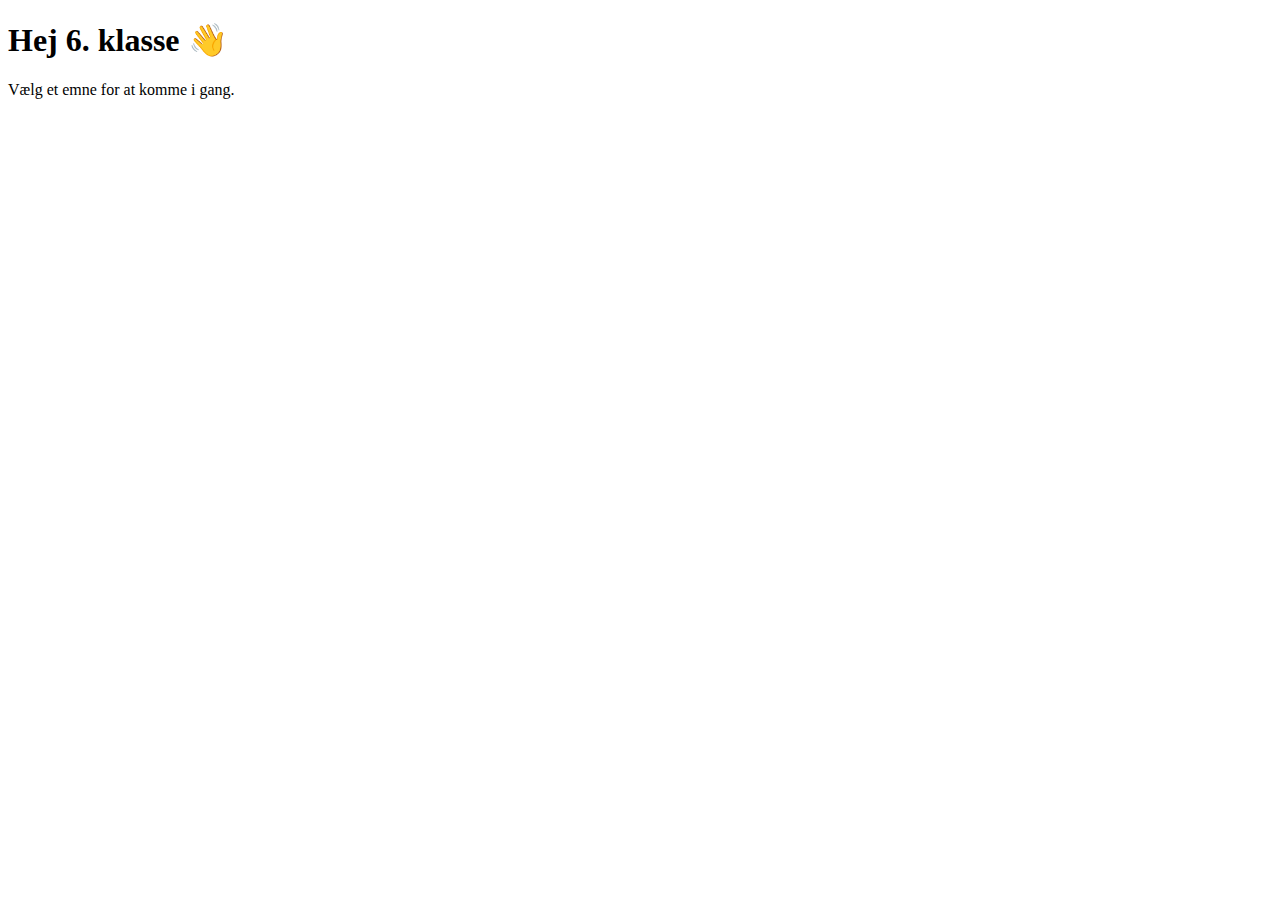
<file: index.html>
<!DOCTYPE html>
<html lang="da">
<head>
  <meta charset="UTF-8">
  <title>6. klasse – opgaver</title>
</head>
<body>
  <h1>Hej 6. klasse 👋</h1>
  <p>Vælg et emne for at komme i gang.</p>
</body>
</html>
</file>
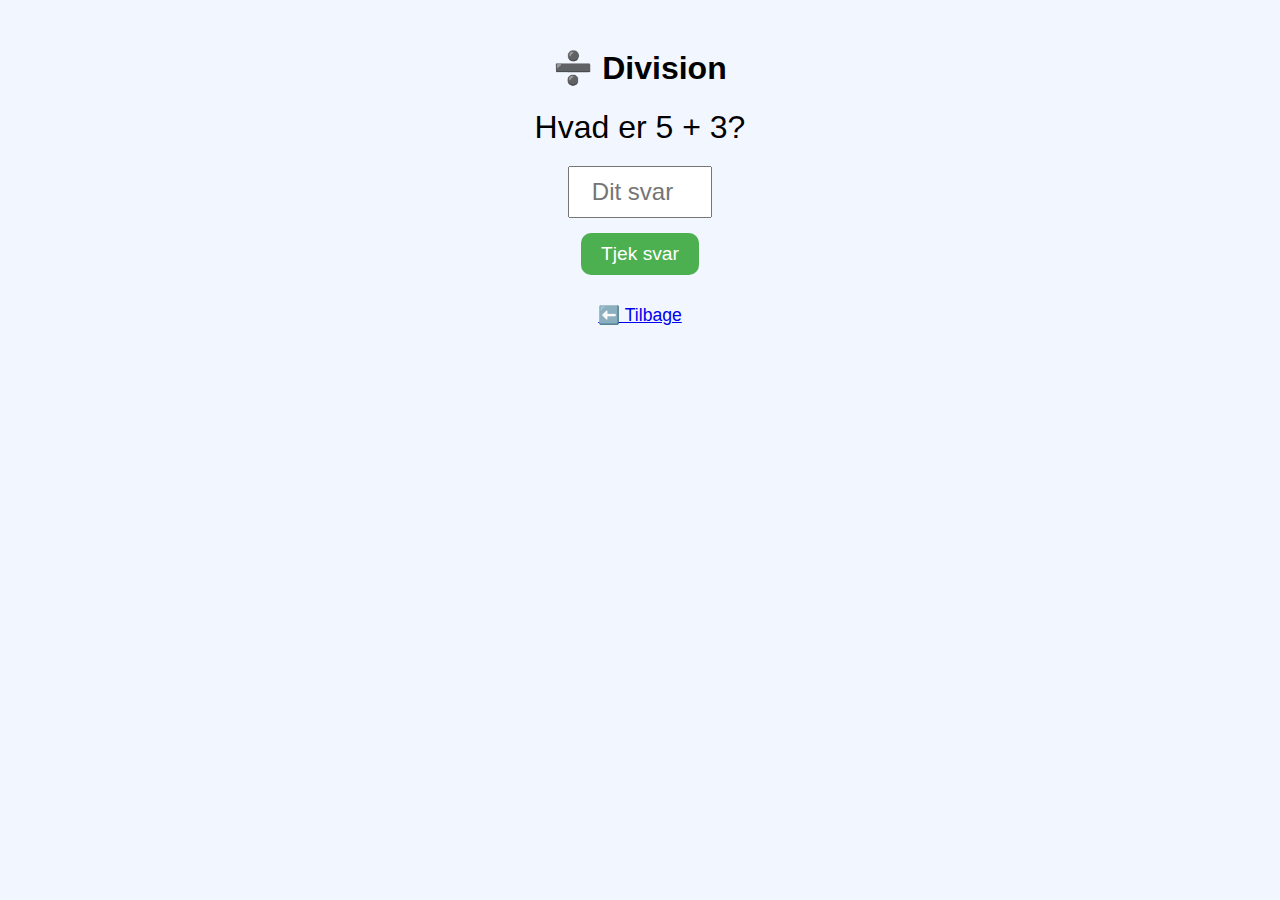
<file: division.html>
<!DOCTYPE html>
<html lang="da">
<head>
  <meta charset="UTF-8">
  <title>Division</title>

  <style>
    body {
      font-family: Arial, sans-serif;
      background-color: #f2f7ff;
      text-align: center;
      padding: 20px;
    }

    h1 {
      font-size: 2em;
    }

    .opgave {
      font-size: 2em;
      margin: 20px 0;
    }

    input {
      font-size: 1.5em;
      padding: 10px;
      width: 120px;
      text-align: center;
    }

    button {
      font-size: 1.2em;
      padding: 10px 20px;
      margin-top: 15px;
      border-radius: 10px;
      border: none;
      background-color: #4caf50;
      color: white;
    }

    .feedback {
      font-size: 1.3em;
      margin-top: 20px;
    }

    a {
      display: block;
      margin-top: 30px;
      font-size: 1.1em;
    }
  </style>
</head>

<body>

  <h1>➗ Division</h1>

  <div class="opgave">
    Hvad er <span id="tal1"></span> + <span id="tal2"></span>?
  </div>

  <input type="number" id="svar" placeholder="Dit svar">

  <br>

  <button onclick="tjekSvar()">Tjek svar</button>

  <div class="feedback" id="feedback"></div>

  <a href="index.html">⬅️ Tilbage</a>

  <script>
    let tal1 = Math.floor(Math.random() * 10) + 1;
    let tal2 = Math.floor(Math.random() * 10) + 1;

    document.getElementById("tal1").innerText = tal1;
    document.getElementById("tal2").innerText = tal2;

    function tjekSvar() {
      let brugerSvar = Number(document.getElementById("svar").value);
      let korrektSvar = tal1 / tal2;

      if (brugerSvar === korrektSvar) {
        document.getElementById("feedback").innerText =
          "✅ Rigtigt! " + tal1 + " / " + tal2 + " = " + korrektSvar;
      } else {
        document.getElementById("feedback").innerText =
          "❌ Ikke helt. Prøv at tælle " + tal1 + " og så divider med " + tal2 + " til.";
      }
    }
  </script>

</body>
</html>
</file>
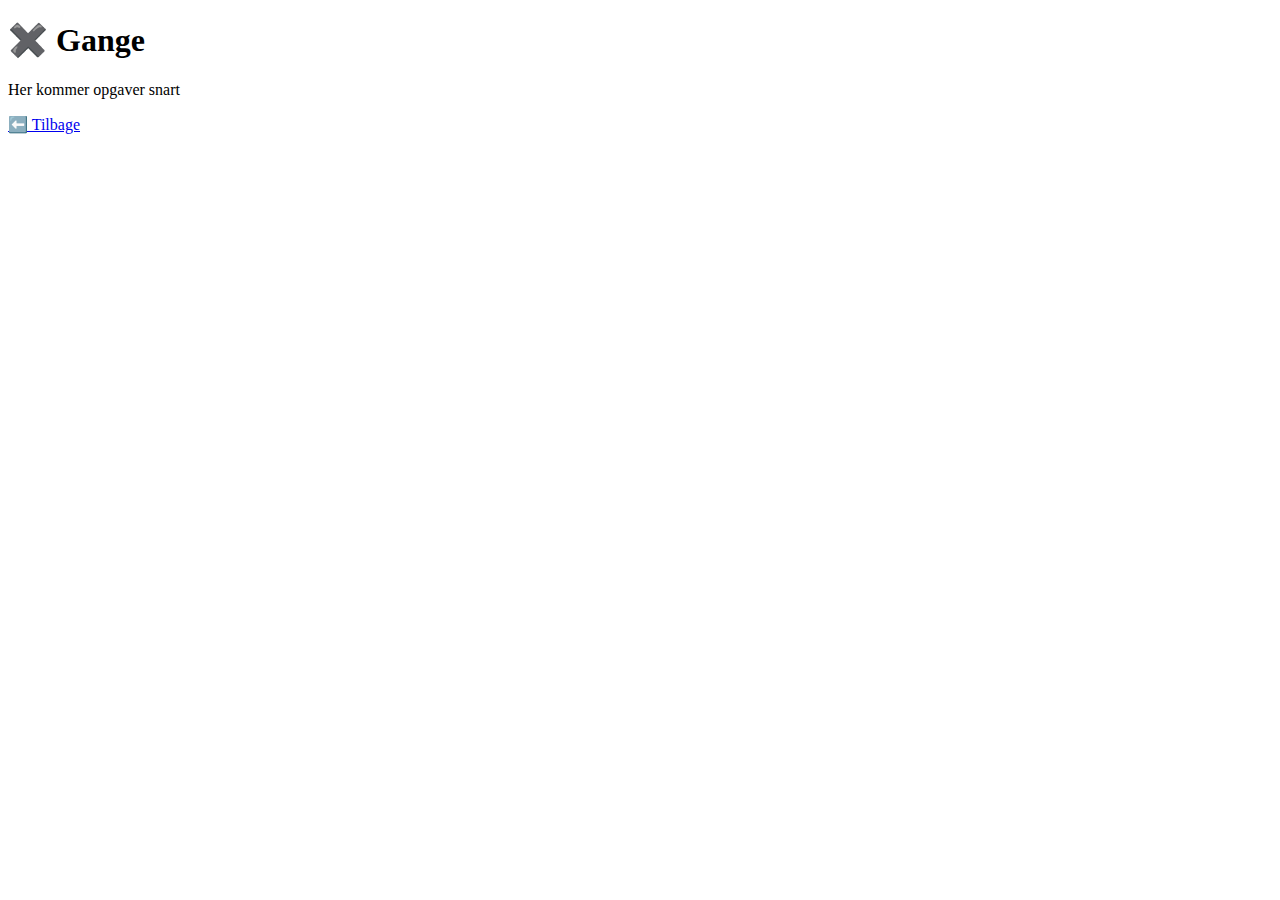
<file: gange.html>
<!DOCTYPE html>
<html lang="da">
<head>
  <meta charset="UTF-8">
  <title>Plus</title>
</head>
<body>
  <h1>✖️ Gange</h1>
  <p>Her kommer opgaver snart</p>
  <a href="index.html">⬅️ Tilbage</a>
</body>
</html>
</file>
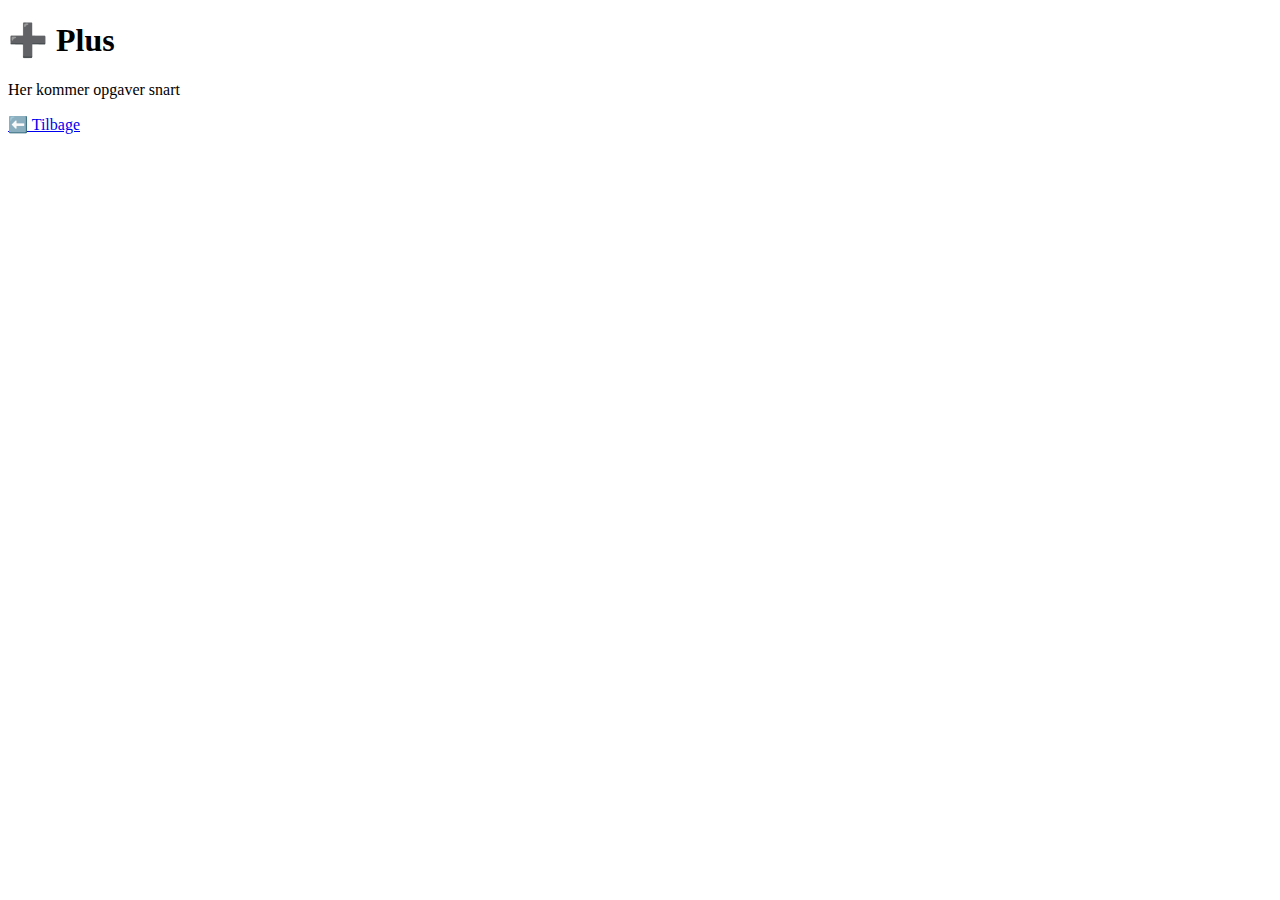
<file: gangeXXX.html>
<!DOCTYPE html>
<html lang="da">
<head>
  <meta charset="UTF-8">
  <title>Plus</title>
</head>
<body>
  <h1>➕ Plus</h1>
  <p>Her kommer opgaver snart</p>
  <a href="index.html">⬅️ Tilbage</a>
</body>
</html>
</file>
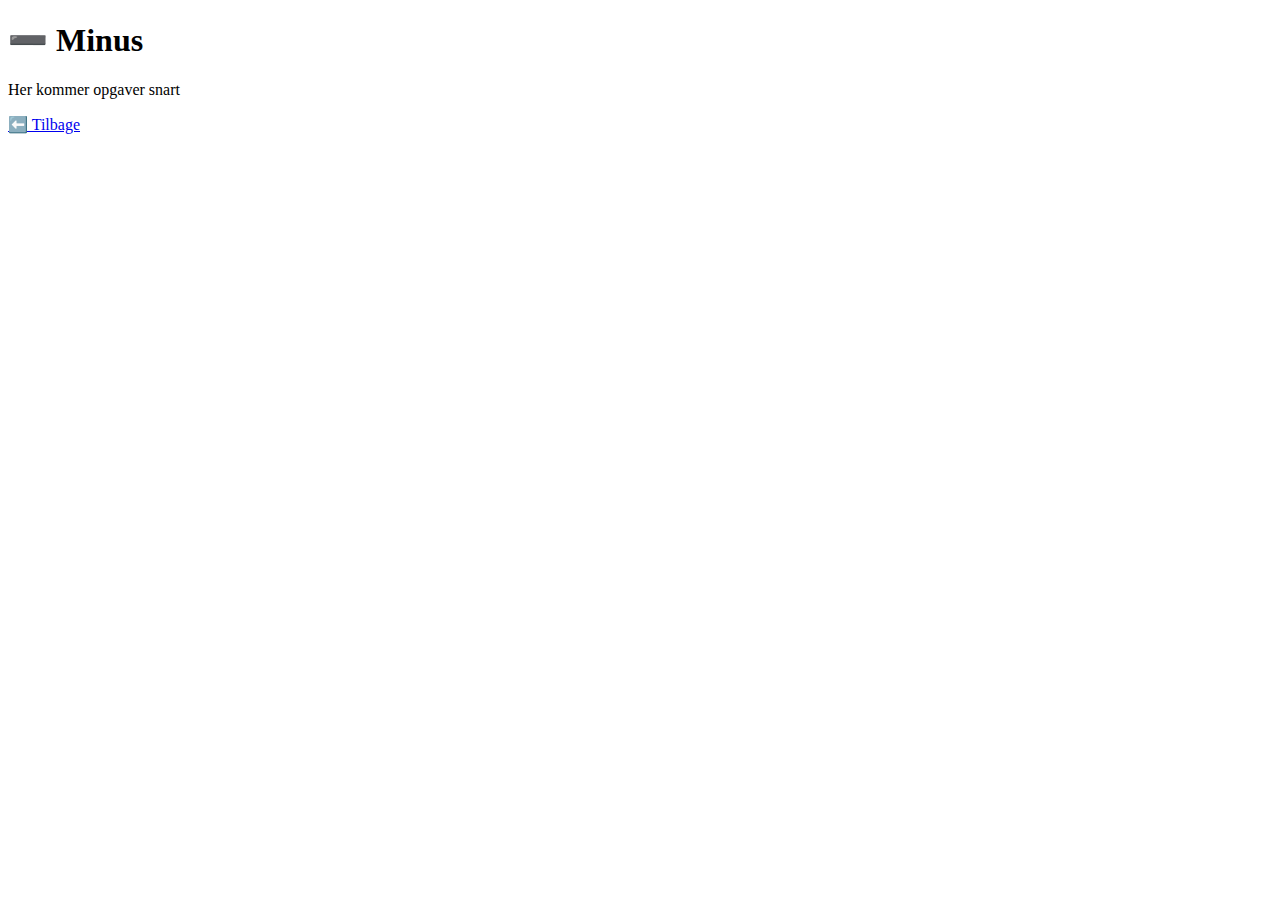
<file: minus.html>
<!DOCTYPE html>
<html lang="da">
<head>
  <meta charset="UTF-8">
  <title>Plus</title>
</head>
<body>
  <h1>➖ Minus</h1>
  <p>Her kommer opgaver snart</p>
  <a href="index.html">⬅️ Tilbage</a>
</body>
</html>
</file>
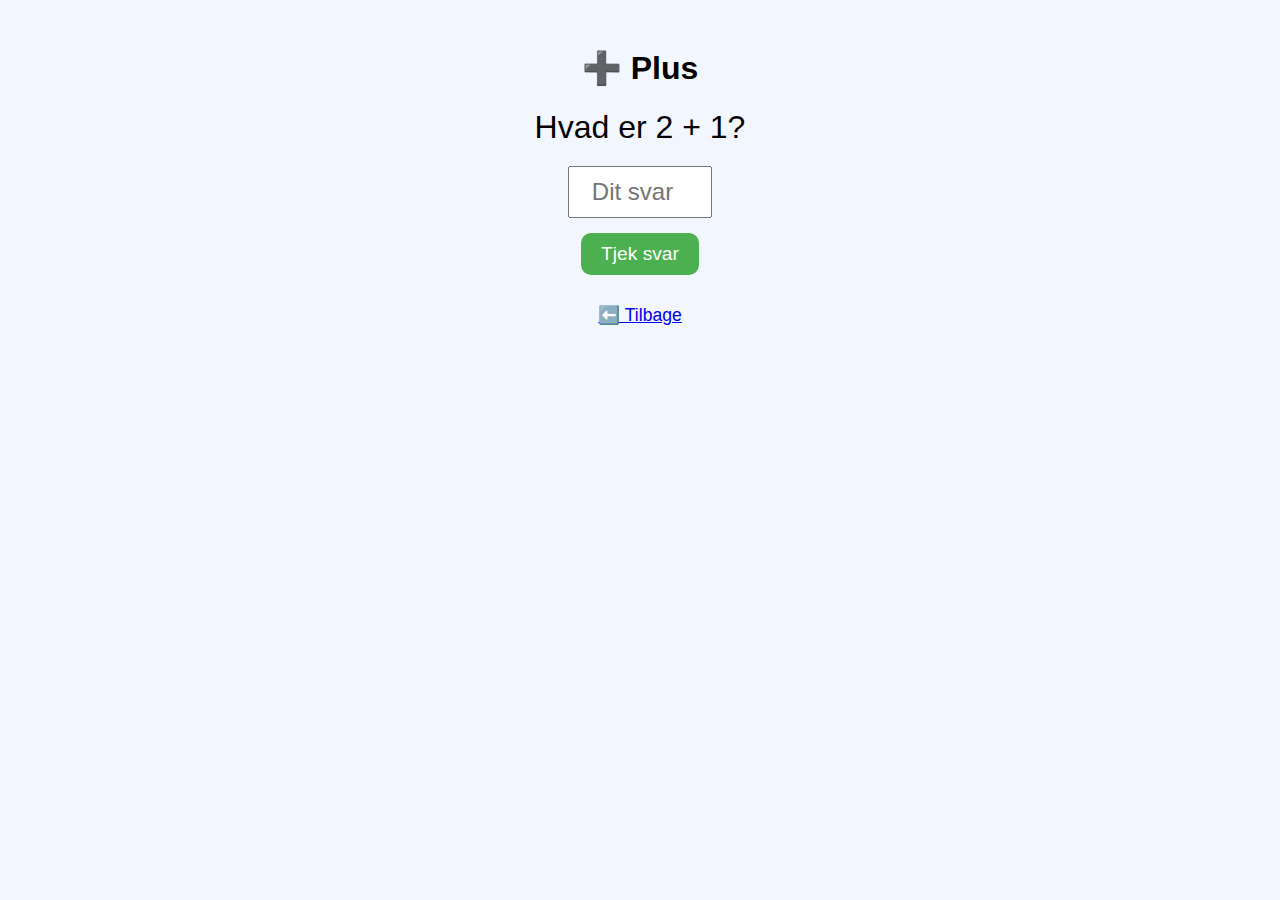
<file: plus.html>
<!DOCTYPE html>
<html lang="da">
<head>
  <meta charset="UTF-8">
  <title>Plus</title>

  <style>
    body {
      font-family: Arial, sans-serif;
      background-color: #f2f7ff;
      text-align: center;
      padding: 20px;
    }

    h1 {
      font-size: 2em;
    }

    .opgave {
      font-size: 2em;
      margin: 20px 0;
    }

    input {
      font-size: 1.5em;
      padding: 10px;
      width: 120px;
      text-align: center;
    }

    button {
      font-size: 1.2em;
      padding: 10px 20px;
      margin-top: 15px;
      border-radius: 10px;
      border: none;
      background-color: #4caf50;
      color: white;
    }

    .feedback {
      font-size: 1.3em;
      margin-top: 20px;
    }

    a {
      display: block;
      margin-top: 30px;
      font-size: 1.1em;
    }
  </style>
</head>

<body>

  <h1>➕ Plus</h1>

  <div class="opgave">
    Hvad er <span id="tal1"></span> + <span id="tal2"></span>?
  </div>

  <input type="number" id="svar" placeholder="Dit svar">

  <br>

  <button onclick="tjekSvar()">Tjek svar</button>

  <div class="feedback" id="feedback"></div>

  <a href="index.html">⬅️ Tilbage</a>

  <script>
    let tal1 = Math.floor(Math.random() * 10) + 1;
    let tal2 = Math.floor(Math.random() * 10) + 1;

    document.getElementById("tal1").innerText = tal1;
    document.getElementById("tal2").innerText = tal2;

    function tjekSvar() {
      let brugerSvar = Number(document.getElementById("svar").value);
      let korrektSvar = tal1 + tal2;

      if (brugerSvar === korrektSvar) {
        document.getElementById("feedback").innerText =
          "✅ Rigtigt! " + tal1 + " + " + tal2 + " = " + korrektSvar;
      } else {
        document.getElementById("feedback").innerText =
          "❌ Ikke helt. Prøv at tælle " + tal1 + " og så læg " + tal2 + " til.";
      }
    }
  </script>

</body>
</html>
</file>
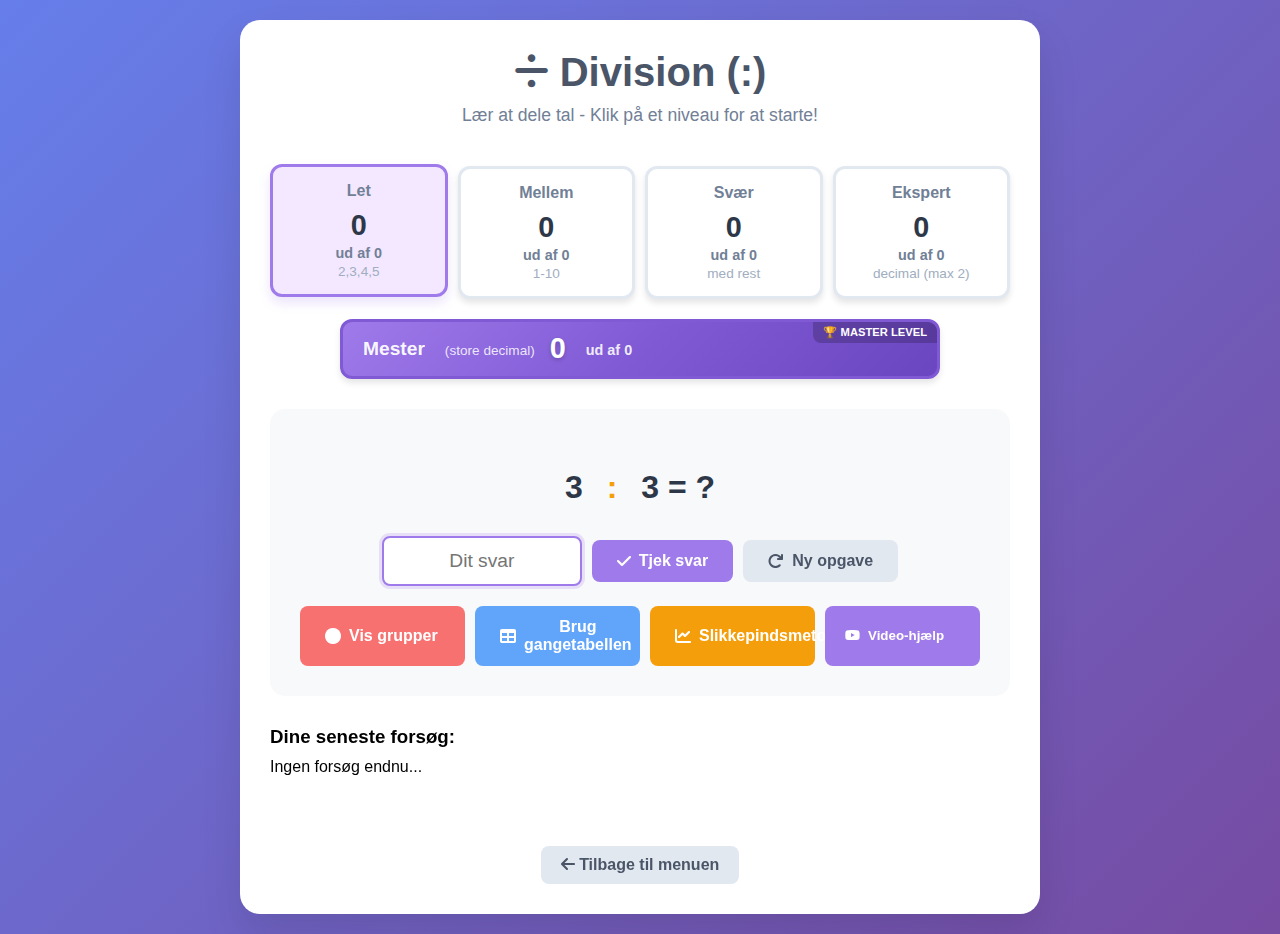
<file: pages/division.html>
<!DOCTYPE html>
<html lang="da">
<head>
  <meta charset="UTF-8">
  <meta name="viewport" content="width=device-width, initial-scale=1.0">
  <title>Division - Sjov Matematik</title>
  <link rel="stylesheet" href="../css/style.css">
  <link rel="stylesheet" href="https://cdnjs.cloudflare.com/ajax/libs/font-awesome/6.4.0/css/all.min.css">
  <style>
    /* PRÆCIS SAMME ÆSTETIK SOM GANGE.HTML */
    .stats-grid {
      display: flex;
      flex-wrap: wrap;
      gap: 10px;
      margin: 20px 0;
      justify-content: center;
    }
    
    .stat-box {
      background: white;
      border-radius: 12px;
      padding: 15px;
      text-align: center;
      box-shadow: 0 4px 6px rgba(0,0,0,0.1);
      border: 3px solid #e2e8f0;
      transition: all 0.3s;
      cursor: pointer;
      flex: 1;
      min-width: 150px;
      max-width: 200px;
    }
    
    .stat-box:hover {
      transform: translateY(-3px);
      box-shadow: 0 6px 12px rgba(0,0,0,0.15);
    }
    
    .stat-box.active {
      border-color: #9f7aea;
      background: #f3e8ff;
      transform: translateY(-2px);
      box-shadow: 0 6px 12px rgba(159, 122, 234, 0.2);
    }
    
    .stat-box-label {
      font-size: 1rem;
      color: #718096;
      margin-bottom: 8px;
      font-weight: 700;
    }
    
    .stat-box-value {
      font-size: 1.8rem;
      font-weight: bold;
      color: #2d3748;
      line-height: 1.2;
    }
    
    .stat-box-sub {
      font-size: 0.85rem;
      color: #a0aec0;
      margin-top: 3px;
    }
    
    .stat-box-total {
      font-size: 0.9rem;
      color: #718096;
      margin-top: 2px;
      font-weight: 600;
    }
    
    .mester-stat-box {
      width: 100%;
      max-width: 600px;
      height: 60px;
      margin: 10px auto 0 auto;
      background: linear-gradient(135deg, #9f7aea 0%, #805ad5 50%, #6b46c1 100%);
      border: 3px solid #805ad5;
      color: white;
      padding: 0 20px;
      border-radius: 12px;
      position: relative;
      overflow: hidden;
      display: flex;
      align-items: center;
      justify-content: space-between;
    }
    
    .mester-stat-box::before {
      content: "🏆 MASTER LEVEL";
      position: absolute;
      top: 0;
      right: 0;
      background: rgba(0,0,0,0.2);
      padding: 4px 10px;
      font-size: 0.7rem;
      font-weight: bold;
      border-bottom-left-radius: 8px;
    }
    
    .mester-stat-box:hover {
      background: linear-gradient(135deg, #805ad5 0%, #6b46c1 50%, #553c9a 100%);
      transform: translateY(-3px);
      box-shadow: 0 8px 16px rgba(128, 90, 213, 0.3);
    }
    
    .mester-stat-box.active {
      border-color: #f6e05e;
      background: linear-gradient(135deg, #9f7aea 0%, #f6e05e 50%, #6b46c1 100%);
      box-shadow: 0 8px 20px rgba(246, 224, 94, 0.4);
    }
    
    .mester-stat-box .stat-box-label {
      color: rgba(255, 255, 255, 0.95);
      font-size: 1.2rem;
      font-weight: 800;
      margin-bottom: 0;
      display: inline;
    }
    
    .mester-stat-box .stat-box-value {
      color: white;
      font-size: 1.8rem;
      text-shadow: 0 2px 4px rgba(0,0,0,0.2);
      display: inline;
      margin: 0 5px;
    }
    
    .mester-stat-box .stat-box-sub {
      color: rgba(255, 255, 255, 0.85);
      display: inline;
      margin-left: 10px;
    }
    
    .mester-stat-box .stat-box-total {
      color: rgba(255, 255, 255, 0.9);
      font-weight: 700;
      display: inline;
      margin-left: 5px;
    }
    
    .mester-stat-box-content {
      display: flex;
      align-items: center;
      gap: 10px;
      flex-wrap: wrap;
    }
    
    /* GRUPPER - FARVEKODEDE CIRKLER */
    .cirkel-container {
      margin-top: 30px;
      display: none;
    }
    
    .cirkel-wrapper {
      background: white;
      border: 2px solid #9f7aea;
      border-radius: 10px;
      padding: 25px;
      overflow-x: auto;
      box-shadow: 0 10px 20px rgba(0,0,0,0.05);
    }
    
    .grupper-container {
      display: flex;
      flex-wrap: wrap;
      gap: 25px;
      justify-content: center;
      margin: 20px 0;
    }
    
    .gruppe {
      display: flex;
      flex-direction: column;
      align-items: center;
      background: #f8fafc;
      padding: 15px;
      border-radius: 12px;
      box-shadow: 0 4px 8px rgba(0,0,0,0.05);
      border: 2px solid #e2e8f0;
    }
    
    .gruppe-cirkler {
      display: grid;
      grid-template-columns: repeat(2, 1fr);
      gap: 8px;
      margin-bottom: 10px;
    }
    
    .cirkel {
      width: 30px;
      height: 30px;
      border-radius: 50%;
      box-shadow: 0 2px 4px rgba(0,0,0,0.1);
    }
    
    .cirkel.farve1 { background: #F87171; }
    .cirkel.farve2 { background: #60A5FA; }
    .cirkel.farve3 { background: #34D399; }
    .cirkel.farve4 { background: #FBBF24; }
    .cirkel.farve5 { background: #A78BFA; }
    
    .rest-container {
      display: flex;
      flex-wrap: wrap;
      gap: 8px;
      margin-top: 20px;
      padding: 15px;
      background: #fffaf0;
      border: 2px solid #FBBF24;
      border-radius: 10px;
      justify-content: center;
      width: 100%;
    }
    
    /* GANGETABEL-HJÆLP */
    .kolonne-help-container {
      background: white;
      border: 2px solid #e2e8f0;
      border-radius: 15px;
      padding: 25px;
      margin: 20px 0;
      box-shadow: 0 5px 15px rgba(0,0,0,0.05);
    }
    
    .kolonne-title {
      color: #2d3748;
      font-size: 1.3rem;
      margin-bottom: 20px;
      text-align: center;
      font-weight: bold;
    }
    
    .tabel-hjaelp {
      background: linear-gradient(135deg, #9f7aea 0%, #805ad5 100%);
      color: white;
      padding: 25px;
      border-radius: 15px;
      margin: 20px 0;
    }
    
    .tabel-grid {
      display: grid;
      grid-template-columns: repeat(5, 1fr);
      gap: 10px;
      max-width: 500px;
      margin: 20px auto;
    }
    
    .tabel-celle {
      background: white;
      color: #2d3748;
      padding: 12px 5px;
      border-radius: 8px;
      text-align: center;
      font-weight: bold;
      font-size: 1.1rem;
      box-shadow: 0 2px 4px rgba(0,0,0,0.1);
    }
    
    .tabel-celle.fremhaev {
      background: #FBBF24;
      color: black;
      transform: scale(1.05);
      border: 2px solid #f59e0b;
      box-shadow: 0 4px 12px rgba(251, 191, 36, 0.4);
    }
    
    /* SLIKKEPINDSMETODEN - KORREKT VISUALISERING */
    .slikkepind-container {
      background: white;
      border: 3px solid #F59E0B;
      border-radius: 20px;
      padding: 30px;
      margin: 20px 0;
      box-shadow: 0 10px 20px rgba(245, 158, 11, 0.1);
    }
    
    .slikkepind-title {
      color: #F59E0B;
      font-size: 1.6rem;
      font-weight: bold;
      margin-bottom: 20px;
      text-align: center;
    }
    
    .slikkepind-visual {
      display: flex;
      justify-content: center;
      margin: 20px 0 40px 0;
      font-family: 'Courier New', monospace;
    }
    
    .slikkepind {
      display: flex;
      align-items: flex-start;
      background: #fff9e6;
      padding: 30px 40px;
      border-radius: 20px;
      border: 2px solid #F59E0B;
      box-shadow: 0 8px 0 rgba(245, 158, 11, 0.2);
    }
    
    .divisor-cirkel {
      width: 70px;
      height: 70px;
      background: linear-gradient(135deg, #F59E0B 0%, #FBBF24 100%);
      color: white;
      border-radius: 50%;
      display: flex;
      align-items: center;
      justify-content: center;
      font-size: 2.2rem;
      font-weight: bold;
      margin-right: 15px;
      box-shadow: 0 6px 0 #B45309, 0 8px 12px rgba(0,0,0,0.2);
      border: 3px solid white;
      position: relative;
      top: -10px;
    }
    
    .lodret-pind {
      width: 8px;
      height: 220px;
      background: linear-gradient(to bottom, #8B5A2B, #5D3A1A);
      margin-right: 25px;
      border-radius: 4px;
      box-shadow: 2px 0 0 #3B2A1A;
      position: relative;
    }
    
    .lodret-pind::after {
      content: "";
      position: absolute;
      bottom: -10px;
      left: -6px;
      width: 20px;
      height: 20px;
      background: #8B5A2B;
      border-radius: 50%;
      box-shadow: 0 4px 0 #5D3A1A;
    }
    
    .venstre-side {
      display: flex;
      flex-direction: column;
      margin-right: 30px;
    }
    
    .dividend-linje {
      display: flex;
      align-items: center;
      margin-bottom: 12px;
      height: 50px;
    }
    
    .ciffer-venstre {
      display: inline-block;
      background: white;
      padding: 8px 16px;
      border: 3px solid #F59E0B;
      border-radius: 12px;
      font-size: 1.8rem;
      font-weight: bold;
      color: #2d3748;
      box-shadow: 0 4px 0 #B45309;
      min-width: 60px;
      text-align: center;
    }
    
    .hoejre-side {
      display: flex;
      flex-direction: column;
      align-items: flex-start;
    }
    
    .resultat-linje {
      display: flex;
      align-items: center;
      margin-bottom: 12px;
      height: 50px;
    }
    
    .ciffer-hoejre {
      display: inline-block;
      background: #F59E0B;
      color: white;
      padding: 8px 16px;
      border-radius: 12px;
      font-size: 1.8rem;
      font-weight: bold;
      box-shadow: 0 4px 0 #B45309;
      min-width: 60px;
      text-align: center;
    }
    
    .komma-tegn {
      font-size: 2.2rem;
      font-weight: bold;
      color: #F59E0B;
      margin-right: 10px;
    }
    
    .decimal-ciffer {
      display: inline-block;
      background: #F59E0B;
      color: white;
      padding: 8px 16px;
      border-radius: 12px;
      font-size: 1.8rem;
      font-weight: bold;
      box-shadow: 0 4px 0 #B45309;
      min-width: 60px;
      text-align: center;
    }
    
    .rest-tekst {
      color: #F59E0B;
      font-weight: bold;
      font-size: 1.3rem;
      margin-left: 15px;
    }
    
    /* TRIN-FOR-TRIN FORKLARING */
    .trin-for-trin {
      margin-top: 30px;
      background: #f8fafc;
      padding: 25px;
      border-radius: 15px;
      border-left: 8px solid #F59E0B;
    }
    
    .trin {
      display: flex;
      margin-bottom: 25px;
      align-items: flex-start;
    }
    
    .trin-cirkel {
      display: inline-block;
      background: #F59E0B;
      color: white;
      width: 35px;
      height: 35px;
      border-radius: 50%;
      text-align: center;
      line-height: 35px;
      font-weight: bold;
      font-size: 1.2rem;
      margin-right: 15px;
      flex-shrink: 0;
      box-shadow: 0 3px 0 #B45309;
    }
    
    .trin-indhold {
      flex: 1;
    }
    
    .trin-indhold p {
      margin: 8px 0;
      font-size: 1.1rem;
      line-height: 1.5;
    }
    
    .regnestykke-boks {
      background: #fff3cd;
      padding: 12px 20px;
      border-radius: 10px;
      font-family: 'Courier New', monospace;
      font-size: 1.2rem;
      display: inline-block;
      margin: 10px 0;
      border-left: 4px solid #F59E0B;
    }
    
    .opsaetning-boks {
      background: #f3e8ff;
      padding: 15px 25px;
      border-radius: 10px;
      font-family: 'Courier New', monospace;
      font-size: 1.2rem;
      display: inline-block;
      border-left: 4px solid #9f7aea;
    }
    
    .huskeregel {
      background: #fff3cd;
      padding: 20px;
      border-radius: 12px;
      margin-top: 25px;
      border: 2px dashed #F59E0B;
    }
    
    .fire-trin {
      display: grid;
      grid-template-columns: repeat(4, 1fr);
      gap: 10px;
      margin-top: 15px;
    }
    
    .trin-kort {
      background: #F59E0B;
      color: white;
      padding: 12px;
      border-radius: 8px;
      text-align: center;
      font-weight: bold;
      box-shadow: 0 4px 0 #B45309;
    }
    
    .close-hjaelp-btn {
      background: #f56565;
      color: white;
      border: none;
      padding: 10px 20px;
      border-radius: 8px;
      cursor: pointer;
      font-weight: bold;
      font-size: 1rem;
      transition: all 0.2s;
    }
    
    .close-hjaelp-btn:hover {
      background: #e53e3e;
      transform: translateY(-2px);
      box-shadow: 0 4px 8px rgba(229, 62, 62, 0.3);
    }
    
    .tutor-btn {
      background: #9f7aea;
      color: white;
      border: none;
      padding: 12px 20px;
      border-radius: 8px;
      cursor: pointer;
      font-weight: bold;
      display: flex;
      align-items: center;
      gap: 8px;
      transition: all 0.3s;
      min-width: 150px;
    }
    
    .tutor-btn:hover {
      background: #805ad5;
      transform: translateY(-2px);
    }
    
    .input-group {
      display: flex;
      gap: 10px;
      margin: 20px 0;
      flex-wrap: wrap;
      justify-content: center;
    }
    
    .answer-input {
      padding: 12px 20px;
      border: 2px solid #e2e8f0;
      border-radius: 8px;
      font-size: 1.2rem;
      width: 200px;
    }
    
    .answer-input:focus {
      border-color: #9f7aea;
      outline: none;
      box-shadow: 0 0 0 3px rgba(159, 122, 234, 0.2);
    }
    
    .button {
      padding: 12px 25px;
      border: none;
      border-radius: 8px;
      font-size: 1rem;
      font-weight: bold;
      cursor: pointer;
      transition: all 0.3s;
      display: flex;
      align-items: center;
      gap: 8px;
    }
    
    .primary-btn {
      background: #9f7aea;
      color: white;
    }
    
    .primary-btn:hover {
      background: #805ad5;
      transform: translateY(-2px);
    }
    
    .secondary-btn {
      background: #e2e8f0;
      color: #4a5568;
    }
    
    .svar-med-rest {
      display: flex;
      gap: 15px;
      align-items: center;
      flex-wrap: wrap;
      justify-content: center;
      margin: 20px 0;
    }
    
    .rest-input-gruppe {
      display: flex;
      align-items: center;
      gap: 8px;
      background: #fffaf0;
      padding: 10px 15px;
      border-radius: 10px;
      border: 2px solid #FBBF24;
    }
    
    .rest-input {
      width: 80px;
      padding: 12px;
      border: 2px solid #FBBF24;
      border-radius: 8px;
      font-size: 1.1rem;
    }
    
    .rest-label {
      font-weight: bold;
      color: #F59E0B;
      font-size: 1.1rem;
    }
    
    .feedback {
      margin-top: 20px;
      padding: 15px;
      border-radius: 8px;
      font-weight: bold;
      display: none;
    }
    
    .feedback.success {
      background: #c6f6d5;
      color: #276749;
      border: 2px solid #48bb78;
      display: block;
    }
    
    .feedback.error {
      background: #fed7d7;
      color: #c53030;
      border: 2px solid #f56565;
      display: block;
    }
    
    .opgave-tekst {
      font-size: 2rem;
      text-align: center;
      margin: 30px 0;
      color: #2d3748;
    }
    
    .back-link {
      display: inline-block;
      margin-top: 30px;
      padding: 10px 20px;
      background: #e2e8f0;
      color: #4a5568;
      text-decoration: none;
      border-radius: 8px;
      font-weight: bold;
      transition: all 0.3s;
    }
    
    .back-link:hover {
      background: #cbd5e0;
      transform: translateY(-2px);
    }
    
    @media (max-width: 768px) {
      .tabel-grid {
        grid-template-columns: repeat(3, 1fr);
      }
      
      .gruppe-cirkler {
        grid-template-columns: repeat(2, 1fr);
      }
      
      .cirkel {
        width: 25px;
        height: 25px;
      }
      
      .slikkepind {
        flex-direction: column;
        align-items: center;
        padding: 20px;
      }
      
      .divisor-cirkel {
        margin-right: 0;
        margin-bottom: 10px;
      }
      
      .lodret-pind {
        height: 180px;
        margin: 10px 0;
      }
      
      .venstre-side, .hoejre-side {
        margin-right: 0;
        margin-top: 15px;
      }
    }
  </style>
</head>
<body>
  <div class="container">
    <header class="header">
      <h1><i class="fas fa-divide"></i> Division (:)</h1>
      <p>Lær at dele tal - Klik på et niveau for at starte!</p>
    </header>

    <div class="stats-grid" id="statsGrid"></div>

    <main>
      <div class="opgave-container">
        <div class="opgave-tekst" id="opgaveTekst"></div>
        <div id="inputContainer"></div>
        <div id="hjaelpeKnapper" style="margin-top: 20px; display: flex; gap: 10px; flex-wrap: wrap; justify-content: center;"></div>
      </div>
      
      <!-- GRUPPER - FARVEKODEDE CIRKLER -->
      <div id="cirkelContainer" class="cirkel-container">
        <h3><i class="fas fa-circle"></i> Grupper - Se hvad division betyder:</h3>
        <div class="cirkel-wrapper">
          <div id="grupperVisual" class="grupper-container"></div>
          <div id="cirkelExplanation" style="text-align: center; margin-top: 20px; font-size: 1.1rem;"></div>
          <div style="text-align: center; margin-top: 25px;">
            <button onclick="skjulGrupper()" class="close-hjaelp-btn">
              <i class="fas fa-times"></i> Luk grupper
            </button>
          </div>
        </div>
      </div>
      
      <!-- GANGETABEL-HJÆLP -->
      <div id="tabelHjaelpContainer" class="kolonne-help-container" style="display: none;">
        <h3><i class="fas fa-table"></i> Brug gangetabellen som hjælp:</h3>
        <div id="tabelHjaelpIndhold"></div>
        <div style="text-align: center; margin-top: 25px;">
          <button onclick="skjulTabelHjaelp()" class="close-hjaelp-btn">
            <i class="fas fa-times"></i> Luk hjælp
          </button>
        </div>
      </div>
      
      <!-- SLIKKEPINDSMETODEN -->
      <div id="slikkepindContainer" class="slikkepind-container" style="display: none;">
        <div class="slikkepind-title">
          <i class="fas fa-chart-line"></i> SLIKKEPINDSMETODEN
        </div>
        <div id="slikkepindIndhold"></div>
        <div style="text-align: center; margin-top: 25px;">
          <button onclick="skjulSlikkepind()" class="close-hjaelp-btn">
            <i class="fas fa-times"></i> Luk hjælp
          </button>
        </div>
      </div>
      
      <!-- GENEREL HJÆLP -->
      <div id="hjaelpContainer" class="kolonne-help-container" style="display: none;"></div>
      
      <div id="feedback" class="feedback"></div>
      
      <div id="attemptsList" style="margin-top: 30px;">
        <h3>Dine seneste forsøg:</h3>
        <div id="attemptsContainer" style="margin-top: 10px;"></div>
      </div>
      
      <div style="text-align: center; margin-top: 40px;">
        <a href="../index.html" class="back-link">
          <i class="fas fa-arrow-left"></i> Tilbage til menuen
        </a>
      </div>
    </main>
  </div>

  <script>
    let currentDifficulty = "let";
    let currentDividend, currentDivisor, correctAnswer, correctRest;
    let attempts = [];

    const gruppeFarver = ['farve1', 'farve2', 'farve3', 'farve4', 'farve5'];

    let difficultyData = {
      let: { correctCount: 0, totalAttempts: 0 },
      mellem: { correctCount: 0, totalAttempts: 0 },
      svaer: { correctCount: 0, totalAttempts: 0 },
      ekspert: { correctCount: 0, totalAttempts: 0 },
      mester: { correctCount: 0, totalAttempts: 0 }
    };

    const difficultyInfo = {
      let: { name: "Let", range: "2,3,4,5" },
      mellem: { name: "Mellem", range: "1-10" },
      svaer: { name: "Svær", range: "med rest" },
      ekspert: { name: "Ekspert", range: "decimal (max 2)" },
      mester: { name: "Mester", range: "store decimal" }
    };

    function formatNumber(num) {
      return num.toString().replace(/\B(?=(\d{3})+(?!\d))/g, ".");
    }

    function formatDecimal(num) {
      return num.toFixed(2).replace('.', ',');
    }

    document.addEventListener('DOMContentLoaded', function() {
      loadUserData();
      updateStatsDisplay();
      genererOpgave();
      opdaterHjaelpeKnapper();
    });

    function loadUserData() {
      try {
        const savedData = localStorage.getItem('divisionDataComplete');
        if (savedData) {
          const data = JSON.parse(savedData);
          difficultyData = data.difficultyData || difficultyData;
          currentDifficulty = data.currentDifficulty || "let";
          attempts = data.attempts || [];
        }
      } catch (e) {}
    }

    function saveUserData() {
      const data = {
        difficultyData: difficultyData,
        currentDifficulty: currentDifficulty,
        attempts: attempts.slice(0, 10)
      };
      localStorage.setItem('divisionDataComplete', JSON.stringify(data));
    }

    function updateStatsDisplay() {
      const statsGrid = document.getElementById('statsGrid');
      if (!statsGrid) return;
      
      let html = '';
      const firstFour = ['let', 'mellem', 'svaer', 'ekspert'];
      
      firstFour.forEach(key => {
        const info = difficultyInfo[key];
        const isActive = key === currentDifficulty;
        html += `
          <div class="stat-box ${isActive ? 'active' : ''}" onclick="setDifficulty('${key}')">
            <div class="stat-box-label">${info.name}</div>
            <div class="stat-box-value">${difficultyData[key].correctCount || 0}</div>
            <div class="stat-box-total">ud af ${difficultyData[key].totalAttempts || 0}</div>
            <div class="stat-box-sub">${info.range}</div>
          </div>
        `;
      });
      
      html += `
        <div class="stat-box mester-stat-box ${currentDifficulty === 'mester' ? 'active' : ''}" onclick="setDifficulty('mester')">
          <div class="mester-stat-box-content">
            <span class="stat-box-label">Mester</span>
            <span class="stat-box-sub">(store decimal)</span>
            <span class="stat-box-value">${difficultyData.mester.correctCount || 0}</span>
            <span class="stat-box-total">ud af ${difficultyData.mester.totalAttempts || 0}</span>
          </div>
        </div>
      `;
      
      statsGrid.innerHTML = html;
    }

    function setDifficulty(difficulty) {
      currentDifficulty = difficulty;
      updateStatsDisplay();
      genererOpgave();
      opdaterHjaelpeKnapper();
      skjulAlleHjaelpe();
    }

    function opdaterHjaelpeKnapper() {
      const knapContainer = document.getElementById('hjaelpeKnapper');
      
      if (currentDifficulty === 'let' || currentDifficulty === 'mellem') {
        knapContainer.innerHTML = `
          <button onclick="visGrupper()" class="button" style="background: #F87171; color: white; flex: 1; min-width: 150px;">
            <i class="fas fa-circle"></i> Vis grupper
          </button>
          <button onclick="visGangetabelHjaelp()" class="button" style="background: #60A5FA; color: white; flex: 1; min-width: 150px;">
            <i class="fas fa-table"></i> Brug gangetabellen
          </button>
          <button onclick="visSlikkepindMetode()" class="button" style="background: #F59E0B; color: white; flex: 1; min-width: 150px;">
            <i class="fas fa-chart-line"></i> Slikkepindsmetoden
          </button>
          <button onclick="visYoutubeHjaelp()" class="tutor-btn" style="flex: 1; min-width: 150px;">
            <i class="fab fa-youtube"></i> Video-hjælp
          </button>
        `;
      } else if (currentDifficulty === 'svaer') {
        knapContainer.innerHTML = `
          <button onclick="visSlikkepindMetode()" class="button" style="background: #F59E0B; color: white; flex: 1; min-width: 150px;">
            <i class="fas fa-chart-line"></i> Slikkepindsmetoden
          </button>
          <button onclick="visRestHjaelp()" class="button" style="background: #FBBF24; color: white; flex: 1; min-width: 150px;">
            <i class="fas fa-cubes"></i> Hjælp med rest
          </button>
          <button onclick="visYoutubeHjaelp()" class="tutor-btn" style="flex: 1; min-width: 150px;">
            <i class="fab fa-youtube"></i> Video-hjælp
          </button>
        `;
      } else {
        knapContainer.innerHTML = `
          <button onclick="visSlikkepindMetode()" class="button" style="background: #F59E0B; color: white; flex: 1; min-width: 150px;">
            <i class="fas fa-chart-line"></i> Slikkepindsmetoden
          </button>
          <button onclick="visDecimalHjaelp()" class="button" style="background: #34D399; color: white; flex: 1; min-width: 150px;">
            <i class="fas fa-divide"></i> Hjælp med decimaler
          </button>
          <button onclick="visYoutubeHjaelp()" class="tutor-btn" style="flex: 1; min-width: 150px;">
            <i class="fab fa-youtube"></i> Video-hjælp
          </button>
        `;
      }
    }

    function genererOpgave() {
      switch(currentDifficulty) {
        case "let": 
          const letDivisorer = [2, 3, 4, 5];
          currentDivisor = letDivisorer[Math.floor(Math.random() * letDivisorer.length)];
          const maxMultiplum = Math.min(6, Math.floor(30 / currentDivisor));
          const multiplum = Math.floor(Math.random() * maxMultiplum) + 1;
          currentDividend = currentDivisor * multiplum;
          correctAnswer = multiplum;
          correctRest = 0;
          break;
          
        case "mellem": 
          currentDivisor = Math.floor(Math.random() * 9) + 2;
          const maxMellemMultiplum = Math.min(6, Math.floor(30 / currentDivisor));
          const mellemMultiplum = Math.floor(Math.random() * maxMellemMultiplum) + 1;
          currentDividend = currentDivisor * mellemMultiplum;
          correctAnswer = mellemMultiplum;
          correctRest = 0;
          break;
          
        case "svaer": 
          currentDivisor = Math.floor(Math.random() * 8) + 2;
          currentDividend = Math.floor(Math.random() * 90) + 10;
          while (currentDividend % currentDivisor === 0) {
            currentDividend = Math.floor(Math.random() * 90) + 10;
          }
          correctAnswer = Math.floor(currentDividend / currentDivisor);
          correctRest = currentDividend % currentDivisor;
          break;
          
        case "ekspert":
          currentDivisor = Math.floor(Math.random() * 8) + 2;
          const muligeDecimalTal = [10, 20, 25, 30, 40, 50, 75, 80, 15, 35, 45, 55, 65, 85, 95];
          currentDividend = muligeDecimalTal[Math.floor(Math.random() * muligeDecimalTal.length)];
          while (currentDividend % currentDivisor === 0) {
            currentDividend = muligeDecimalTal[Math.floor(Math.random() * muligeDecimalTal.length)];
          }
          correctAnswer = currentDividend / currentDivisor;
          correctRest = null;
          break;
          
        case "mester":
          currentDivisor = Math.floor(Math.random() * 90) + 10;
          currentDividend = Math.floor(Math.random() * 900) + 100;
          while (currentDividend % currentDivisor === 0) {
            currentDividend = Math.floor(Math.random() * 900) + 100;
          }
          correctAnswer = currentDividend / currentDivisor;
          correctRest = null;
          break;
      }
      
      document.getElementById('opgaveTekst').innerHTML = `
        <span style="color: #2d3748;">${formatNumber(currentDividend)}</span> 
        <span style="color: #F59E0B; font-weight: bold; margin: 0 15px;">:</span> 
        <span style="color: #2d3748;">${formatNumber(currentDivisor)}</span> 
        <span style="color: #2d3748;"> = ?</span>
      `;
      
      opdaterInputFelter();
      skjulAlleHjaelpe();
    }

    function opdaterInputFelter() {
      const container = document.getElementById('inputContainer');
      
      if (currentDifficulty === "svaer") {
        container.innerHTML = `
          <div class="svar-med-rest">
            <div class="rest-input-gruppe">
              <input type="number" id="svarInput" class="answer-input" placeholder="Heltal" style="width: 120px;" autofocus>
              <span style="font-size: 1.3rem;">,</span>
              <span class="rest-label">rest</span>
              <input type="number" id="restInput" class="rest-input" placeholder="Rest">
            </div>
            <button onclick="tjekSvar()" class="button primary-btn">
              <i class="fas fa-check"></i> Tjek svar
            </button>
            <button onclick="nyOpgave()" class="button secondary-btn">
              <i class="fas fa-redo"></i> Ny opgave
            </button>
          </div>
        `;
      } else {
        container.innerHTML = `
          <div class="input-group">
            <input type="text" id="svarInput" class="answer-input" placeholder="Dit svar" autofocus>
            <button onclick="tjekSvar()" class="button primary-btn">
              <i class="fas fa-check"></i> Tjek svar
            </button>
            <button onclick="nyOpgave()" class="button secondary-btn">
              <i class="fas fa-redo"></i> Ny opgave
            </button>
          </div>
        `;
      }
      
      const svarInput = document.getElementById('svarInput');
      if (svarInput) svarInput.addEventListener('keypress', e => { if (e.key === 'Enter') tjekSvar(); });
      
      const restInput = document.getElementById('restInput');
      if (restInput) restInput.addEventListener('keypress', e => { if (e.key === 'Enter') tjekSvar(); });
    }

    // ==================== GRUPPER ====================
    function visGrupper() {
      if (currentDifficulty !== "let" && currentDifficulty !== "mellem") {
        showFeedback('Grupper er kun tilgængelig i Let og Mellem', false);
        return;
      }
      
      document.getElementById('cirkelContainer').style.display = 'block';
      tegnGrupper();
    }

    function tegnGrupper() {
      const container = document.getElementById('grupperVisual');
      const explanation = document.getElementById('cirkelExplanation');
      
      const antalGrupper = currentDivisor;
      const antalPerGruppe = Math.floor(currentDividend / currentDivisor);
      const rest = currentDividend % currentDivisor;
      
      let html = '';
      
      for (let g = 0; g < antalGrupper; g++) {
        const farveIndex = g % gruppeFarver.length;
        
        html += `<div class="gruppe">`;
        html += `<div class="gruppe-cirkler">`;
        
        for (let i = 0; i < antalPerGruppe; i++) {
          html += `<div class="cirkel ${gruppeFarver[farveIndex]}"></div>`;
        }
        
        html += `</div>`;
        html += `<div style="font-weight: bold; color: #4a5568;">Gruppe ${g+1}</div>`;
        html += `</div>`;
      }
      
      if (rest > 0) {
        html += `<div class="rest-container">`;
        html += `<div style="font-weight: bold; margin-right: 15px; color: #F59E0B;">REST:</div>`;
        
        for (let i = 0; i < rest; i++) {
          html += `<div class="cirkel farve4"></div>`;
        }
        
        html += `</div>`;
      }
      
      container.innerHTML = html;
      
      let forklaring = `<strong style="font-size: 1.2rem;">${currentDividend} : ${currentDivisor}</strong><br><br>`;
      forklaring += `🔵 Vi har ${currentDividend} cirkler.<br>`;
      forklaring += `🟢 Vi deler dem i <strong>${currentDivisor} lige store grupper</strong>.<br><br>`;
      
      if (rest === 0) {
        forklaring += `📊 Hver gruppe har <strong style="color: #48bb78;">${antalPerGruppe} cirkler</strong>.<br>`;
        
        if (currentDifficulty === "let") {
          forklaring += `<br><span style="font-size: 1.3rem; color: #48bb78; font-weight: bold;">✅ SVAR: ${antalPerGruppe}</span>`;
        } else {
          forklaring += `<br><span style="font-size: 1.1rem;">🔍 Tæl cirklerne i én gruppe - det er dit svar!</span>`;
        }
      } else {
        forklaring += `📊 Hver gruppe får <strong>${antalPerGruppe} cirkler</strong>.<br>`;
        forklaring += `🟡 Der er <strong style="color: #F59E0B;">${rest} cirkel(ler) til rest</strong>.<br>`;
        forklaring += `<br><span style="font-size: 1.2rem;">📝 Svaret er: ${antalPerGruppe}, rest ${rest}</span>`;
      }
      
      explanation.innerHTML = forklaring;
    }

    function skjulGrupper() {
      document.getElementById('cirkelContainer').style.display = 'none';
    }

    // ==================== GANGETABEL-HJÆLP ====================
    function visGangetabelHjaelp() {
      if (currentDifficulty !== "let" && currentDifficulty !== "mellem") {
        showFeedback('Gangetabel-hjælp er kun tilgængelig i Let og Mellem', false);
        return;
      }
      
      const container = document.getElementById('tabelHjaelpIndhold');
      const wrapper = document.getElementById('tabelHjaelpContainer');
      
      const tabelTal = currentDivisor;
      const maalTal = currentDividend;
      const svar = currentDividend / currentDivisor;
      
      let html = `
        <div class="tabel-hjaelp">
          <div style="text-align: center; margin-bottom: 20px;">
            <span style="font-size: 1.5rem; font-weight: bold;">${currentDividend} : ${currentDivisor} = ?</span>
          </div>
          
          <div style="background: rgba(255,255,255,0.2); padding: 15px; border-radius: 10px; margin-bottom: 20px;">
            <strong style="font-size: 1.2rem;">📘 Brug ${currentDivisor}-tabellen:</strong><br><br>
            <span>Gå tabellen igennem, indtil du rammer ${currentDividend}.</span>
          </div>
          
          <div class="tabel-grid">
      `;
      
      for (let i = 1; i <= 10; i++) {
        const produkt = tabelTal * i;
        const erMaal = (produkt === maalTal);
        
        let celleClass = 'tabel-celle';
        if (erMaal) celleClass += ' fremhaev';
        
        html += `<div class="${celleClass}">`;
        html += `${tabelTal} × ${i} = ${produkt}`;
        
        if (erMaal && currentDifficulty === "let") {
          html += `<br><span style="color: #48bb78; font-size: 0.8rem; font-weight: bold;">👈 SVAR: ${svar}</span>`;
        }
        
        html += `</div>`;
      }
      
      html += `</div>`;
      
      html += `
        <div style="background: white; color: #2d3748; padding: 20px; border-radius: 10px; margin-top: 20px;">
          <strong>📝 Sådan gør du:</strong><br><br>
          1️⃣ Kig i <strong>${currentDivisor}-tabellen</strong><br>
          2️⃣ Find tallet <strong style="color: #9f7aea;">${currentDividend}</strong><br>
          3️⃣ Tallet du har ganget med (${svar}) er svaret!<br>
      `;
      
      if (currentDifficulty === "let") {
        html += `<br><span style="color: #48bb78; font-size: 1.2rem; font-weight: bold;">✅ ${currentDivisor} × ${svar} = ${currentDividend}  →  ${currentDividend} : ${currentDivisor} = ${svar}</span>`;
      } else {
        html += `<br><span style="font-size: 1.1rem;">🔍 Find selv tallet i tabellen!</span>`;
      }
      
      html += `</div>`;
      
      container.innerHTML = html;
      wrapper.style.display = 'block';
      wrapper.scrollIntoView({ behavior: 'smooth' });
    }

    function skjulTabelHjaelp() {
      document.getElementById('tabelHjaelpContainer').style.display = 'none';
    }

    // ==================== SLIKKEPINDSMETODEN - KORREKT VISUALISERING ====================
    function visSlikkepindMetode() {
      const container = document.getElementById('slikkepindIndhold');
      const wrapper = document.getElementById('slikkepindContainer');
      
      const divisor = currentDivisor;
      const dividendStr = currentDividend.toString();
      const heltal = Math.floor(currentDividend / divisor);
      const rest = currentDividend % divisor;
      const visDecimaler = (currentDifficulty === "ekspert" || currentDifficulty === "mester");
      
      let html = `
        <div style="margin-bottom: 25px; text-align: center;">
          <span style="font-size: 1.4rem; background: #f3e8ff; padding: 10px 25px; border-radius: 50px;">
            <strong>${currentDividend} : ${divisor}</strong>
          </span>
        </div>
        
        <div class="slikkepind-visual">
          <div class="slikkepind">
            <!-- DIVISOR I CIRKEL - TOPPEN AF SLIKKEPINDEN -->
            <div class="divisor-cirkel">${divisor}</div>
            
            <!-- LODRET PIND -->
            <div class="lodret-pind"></div>
            
            <!-- VENSTRE SIDE: CIFRE OVER HINANDEN -->
            <div class="venstre-side">
      `;
      
      for (let i = 0; i < dividendStr.length; i++) {
        html += `<div class="dividend-linje">`;
        html += `<span class="ciffer-venstre">${dividendStr[i]}</span>`;
        html += `</div>`;
      }
      
      if (visDecimaler && rest > 0) {
        let restVaerdi = rest;
        for (let i = 0; i < 2; i++) {
          html += `<div class="dividend-linje">`;
          html += `<span class="ciffer-venstre">${restVaerdi}0</span>`;
          html += `</div>`;
          restVaerdi = (restVaerdi * 10) % divisor;
        }
      }
      
      html += `</div>`;
      
      html += `<div class="hoejre-side">`;
      
      let currentValue = 0;
      let resultDigits = [];
      
      for (let i = 0; i < dividendStr.length; i++) {
        let ciffer = parseInt(dividendStr[i]);
        currentValue = currentValue * 10 + ciffer;
        
        if (i === 0 && currentValue < divisor) {
          continue;
        }
        
        let gaarOp = Math.floor(currentValue / divisor);
        resultDigits.push(gaarOp);
        currentValue = currentValue % divisor;
      }
      
      resultDigits.forEach((ciffer) => {
        html += `<div class="resultat-linje">`;
        html += `<span class="ciffer-hoejre">${ciffer}</span>`;
        html += `</div>`;
      });
      
      if (visDecimaler && rest > 0) {
        html += `<div class="resultat-linje">`;
        html += `<span class="komma-tegn">,</span>`;
        html += `</div>`;
        
        let restVaerdi = rest;
        for (let i = 0; i < 2; i++) {
          let decimalCiffer = restVaerdi * 10;
          let gaarOpDecimal = Math.floor(decimalCiffer / divisor);
          html += `<div class="resultat-linje">`;
          html += `<span class="decimal-ciffer">${gaarOpDecimal}</span>`;
          html += `</div>`;
          restVaerdi = decimalCiffer % divisor;
        }
      }
      
      if (!visDecimaler && rest > 0) {
        html += `<div class="resultat-linje">`;
        html += `<span class="rest-tekst">rest ${rest}</span>`;
        html += `</div>`;
      }
      
      html += `</div>`;
      html += `</div>`;
      html += `</div>`;
      
      html += `<div class="trin-for-trin">`;
      html += `<h3 style="color: #F59E0B;">📋 SLIKKEPINDSMETODEN - TRIN FOR TRIN</h3>`;
      
      html += `<div class="trin">`;
      html += `<span class="trin-cirkel">1</span>`;
      html += `<div class="trin-indhold">`;
      html += `<p><strong>Sådan skriver vi regnestykket op:</strong></p>`;
      html += `<div class="opsaetning-boks">`;
      html += `    (${divisor})<br>`;
      for (let i = 0; i < dividendStr.length; i++) {
        html += `   ${dividendStr[i]} |<br>`;
      }
      html += `</div>`;
      html += `<p>Cirklen med <strong>${divisor}</strong> står lige over stregen som toppen på en slikkepind.</p>`;
      html += `<p>Regnestykket står på <strong>venstre side</strong> af stregen set fra mig.</p>`;
      html += `<p>Resultatet kommer til at stå på <strong>højre side</strong>.</p>`;
      html += `</div></div>`;
      
      currentValue = 0;
      let stepCounter = 1;
      
      for (let i = 0; i < dividendStr.length; i++) {
        let ciffer = parseInt(dividendStr[i]);
        currentValue = currentValue * 10 + ciffer;
        
        if (i === 0 && currentValue < divisor) {
          continue;
        }
        
        let gaarOp = Math.floor(currentValue / divisor);
        let produkt = divisor * gaarOp;
        let restValue = currentValue - produkt;
        
        stepCounter++;
        
        html += `<div class="trin">`;
        html += `<span class="trin-cirkel">${stepCounter}</span>`;
        html += `<div class="trin-indhold">`;
        html += `<p><strong>${divisor} går op i ${currentValue} ${gaarOp} gang(e)</strong></p>`;
        html += `<div class="regnestykke-boks">${divisor} × ${gaarOp} = ${produkt}</div>`;
        html += `<p>✅ Derfor skriver vi <strong>${gaarOp}</strong> på højre side af pinden.</p>`;
        html += `<p>🧮 ${currentValue} - ${produkt} = <strong>${restValue}</strong></p>`;
        
        if (restValue > 0 && i === dividendStr.length - 1 && !visDecimaler) {
          html += `<p>⚠️ Dermed er vores rest <strong>${restValue}</strong>. Det var nemlig en som ikke kunne deles med ${divisor}.</p>`;
        }
        
        if (i < dividendStr.length - 1) {
          html += `<p>⬇️ Vi trækker næste tal ned: <strong>${dividendStr[i+1]}</strong></p>`;
        }
        
        html += `</div></div>`;
        
        currentValue = restValue;
      }
      
      if (visDecimaler && rest > 0) {
        stepCounter++;
        
        html += `<div class="trin">`;
        html += `<span class="trin-cirkel">${stepCounter}</span>`;
        html += `<div class="trin-indhold">`;
        html += `<p><strong>Vi vil have decimaler:</strong> Der er <strong>${rest}</strong> til rest.</p>`;
        html += `<p>📌 Vi sætter <strong>komma (,)</strong> på højre side af pinden.</p>`;
        html += `<p>📌 Vi tilføjer et <strong>0</strong> på venstre side.</p>`;
        
        let restVaerdi = rest;
        for (let i = 0; i < 2; i++) {
          let decimalCiffer = restVaerdi * 10;
          let gaarOpDecimal = Math.floor(decimalCiffer / divisor);
          let produktDecimal = divisor * gaarOpDecimal;
          let nyRest = decimalCiffer - produktDecimal;
          
          html += `<div class="regnestykke-boks" style="margin-top: 15px;">`;
          html += `${restVaerdi}0 : ${divisor} = ${gaarOpDecimal}</div>`;
          html += `<p>✅ Derfor skriver vi <strong>${gaarOpDecimal}</strong> på højre side af pinden.</p>`;
          html += `<p>🧮 ${divisor} × ${gaarOpDecimal} = ${produktDecimal}</p>`;
          html += `<p>🧮 ${restVaerdi}0 - ${produktDecimal} = <strong>${nyRest}</strong></p>`;
          
          restVaerdi = nyRest;
        }
        
        html += `</div></div>`;
      }
      
      html += `<div class="trin">`;
      html += `<span class="trin-cirkel">✓</span>`;
      html += `<div class="trin-indhold">`;
      html += `<p><strong>🎯 FÆRDIG!</strong></p>`;
      
      if (visDecimaler) {
        let decimalResultat = (currentDividend / divisor).toFixed(2).replace('.', ',');
        html += `<p style="font-size: 1.2rem;">Resultatet står på højre side af pinden: <strong style="color: #F59E0B;">${decimalResultat}</strong></p>`;
      } else if (rest > 0) {
        html += `<p style="font-size: 1.2rem;">Resultatet står på højre side af pinden: <strong style="color: #F59E0B;">${heltal}, rest ${rest}</strong></p>`;
      } else {
        html += `<p style="font-size: 1.2rem;">Resultatet står på højre side af pinden: <strong style="color: #F59E0B;">${heltal}</strong></p>`;
      }
      
      html += `</div></div>`;
      
      html += `
        <div class="huskeregel">
          <h4><i class="fas fa-lightbulb"></i> HUSKEREGEL - SLIKKEPINDSMETODEN:</h4>
          <div class="fire-trin">
            <div class="trin-kort">1️⃣ Divider</div>
            <div class="trin-kort">2️⃣ Gang</div>
            <div class="trin-kort">3️⃣ Træk fra</div>
            <div class="trin-kort">4️⃣ Træk ned</div>
          </div>
          <p style="margin-top: 20px;">Gentag indtil der ikke er flere tal!</p>
        </div>
      `;
      
      container.innerHTML = html;
      wrapper.style.display = 'block';
      wrapper.scrollIntoView({ behavior: 'smooth' });
    }

    function skjulSlikkepind() {
      document.getElementById('slikkepindContainer').style.display = 'none';
    }

    // ==================== REST-HJÆLP ====================
    function visRestHjaelp() {
      const hjælpContainer = document.getElementById('hjaelpContainer');
      
      const heltal = Math.floor(currentDividend / currentDivisor);
      const rest = currentDividend % currentDivisor;
      
      let hjælpHTML = `
        <div class="kolonne-title">
          <i class="fas fa-cubes"></i> Hjælp: ${currentDividend} : ${currentDivisor}
        </div>
        
        <div class="step-explanation">
          <div class="step-title"><span class="step-number">1</span> Find det største tal, der går op</div>
          <div class="step-content">
            <strong>Brug din ${currentDivisor}-tabel:</strong><br><br>
            Kig i ${currentDivisor}-tabellen og find det højeste tal, der er mindre end ${currentDividend}:<br><br>
            
            ${currentDivisor} × 1 = ${currentDivisor * 1}<br>
            ${currentDivisor} × 2 = ${currentDivisor * 2}<br>
            ${currentDivisor} × 3 = ${currentDivisor * 3}<br>
            ...<br>
            <span style="color: #48bb78; font-weight: bold;">${currentDivisor} × ${heltal} = ${currentDivisor * heltal}</span><br>
            ${currentDivisor} × ${heltal + 1} = ${currentDivisor * (heltal + 1)} (for stort)<br><br>
            
            ✅ <strong>${currentDivisor} × ${heltal} = ${currentDivisor * heltal}</strong> er det højeste.
          </div>
        </div>
        
        <div class="step-explanation" style="background: #c6f6d5; border-left-color: #48bb78;">
          <div class="step-title"><span class="step-number">2</span> Find resten</div>
          <div class="step-content">
            Dividenden (tallet vi deler) er <strong>${currentDividend}</strong>.<br><br>
            Træk resultatet fra dividenden:<br>
            <strong>${currentDividend} - ${currentDivisor * heltal} = ${rest}</strong><br><br>
            Det er det, der er til rest.
          </div>
        </div>
        
        <div class="step-explanation" style="background: #fed7d7; border-left-color: #f56565;">
          <div class="step-title"><span class="step-number">3</span> Skriv svaret</div>
          <div class="step-content">
            <strong style="font-size: 1.3rem;">${heltal}, rest ${rest}</strong>
          </div>
        </div>
        
        <div style="text-align: center; margin-top: 25px;">
          <button onclick="skjulHjaelp()" class="close-hjaelp-btn">
            <i class="fas fa-times"></i> Luk hjælp
          </button>
        </div>
      `;
      
      hjælpContainer.innerHTML = hjælpHTML;
      hjælpContainer.style.display = 'block';
      hjælpContainer.scrollIntoView({ behavior: 'smooth' });
    }

    // ==================== DECIMAL-HJÆLP ====================
    function visDecimalHjaelp() {
      visSlikkepindMetode();
    }

    // ==================== YOUTUBE-HJÆLP ====================
    function visYoutubeHjaelp() {
      window.open('https://www.youtube.com/watch?v=y7Be7AqWWm0', '_blank');
    }

    function skjulHjaelp() {
      document.getElementById('hjaelpContainer').style.display = 'none';
    }

    // ==================== TJEK SVAR ====================
    function tjekSvar() {
      const svarInput = document.getElementById('svarInput');
      const restInput = document.getElementById('restInput');
      
      let isCorrect = false;
      let brugerSvarTekst = '';
      
      if (currentDifficulty === "svaer") {
        const svarHeltal = svarInput ? parseInt(svarInput.value) : null;
        const svarRest = restInput ? parseInt(restInput.value) : null;
        
        if (svarHeltal === null || isNaN(svarHeltal) || svarRest === null || isNaN(svarRest)) {
          showFeedback('Skriv både heltal og rest', false);
          return;
        }
        
        isCorrect = (svarHeltal === correctAnswer && svarRest === correctRest);
        brugerSvarTekst = `${svarHeltal}, rest ${svarRest}`;
        
      } else if (currentDifficulty === "ekspert" || currentDifficulty === "mester") {
        let brugerSvar = svarInput.value.trim().replace(',', '.');
        const svarDecimal = parseFloat(brugerSvar);
        
        if (isNaN(svarDecimal)) {
          showFeedback('Skriv et tal med komma (f.eks. 3,5)', false);
          return;
        }
        
        isCorrect = Math.abs(svarDecimal - correctAnswer) < 0.005;
        brugerSvarTekst = svarInput.value;
        
      } else {
        const svarHeltal = svarInput ? parseInt(svarInput.value) : null;
        if (svarHeltal === null || isNaN(svarHeltal)) {
          showFeedback('Skriv et tal', false);
          return;
        }
        isCorrect = (svarHeltal === correctAnswer);
        brugerSvarTekst = svarHeltal.toString();
      }
      
      difficultyData[currentDifficulty].totalAttempts++;
      
      let korrektSvarStreng = '';
      if (currentDifficulty === "svaer") {
        korrektSvarStreng = `${correctAnswer}, rest ${correctRest}`;
      } else if (currentDifficulty === "ekspert" || currentDifficulty === "mester") {
        korrektSvarStreng = formatDecimal(correctAnswer);
      } else {
        korrektSvarStreng = formatNumber(correctAnswer);
      }
      
      attempts.unshift({
        opgave: `${currentDividend} : ${currentDivisor}`,
        svar: brugerSvarTekst,
        korrekt: isCorrect,
        tid: new Date().toLocaleTimeString(),
        difficulty: currentDifficulty
      });
      
      if (attempts.length > 5) attempts.pop();
      visForsog();
      
      if (isCorrect) {
        difficultyData[currentDifficulty].correctCount++;
        showFeedback(`✅ Fantastisk! ${currentDividend} : ${currentDivisor} = ${korrektSvarStreng}`, true);
        saveUserData();
        updateStatsDisplay();
        setTimeout(() => genererOpgave(), 1500);
      } else {
        showFeedback(`❌ ${brugerSvarTekst} er ikke rigtigt.`, false);
        saveUserData();
        updateStatsDisplay();
      }
    }

    function nyOpgave() {
      genererOpgave();
      document.getElementById('feedback').textContent = '';
      document.getElementById('feedback').className = 'feedback';
      skjulAlleHjaelpe();
    }

    function skjulAlleHjaelpe() {
      document.getElementById('cirkelContainer').style.display = 'none';
      document.getElementById('tabelHjaelpContainer').style.display = 'none';
      document.getElementById('slikkepindContainer').style.display = 'none';
      document.getElementById('hjaelpContainer').style.display = 'none';
    }

    function visForsog() {
      const container = document.getElementById('attemptsContainer');
      if (!container) return;
      
      let html = '';
      attempts.forEach(attempt => {
        html += `
          <div style="padding: 12px; margin: 8px 0; background: ${attempt.korrekt ? '#c6f6d5' : '#fed7d7'}; border-radius: 8px; border-left: 6px solid ${attempt.korrekt ? '#48bb78' : '#f56565'};">
            <strong>${attempt.opgave}</strong> = ${attempt.svar} ${attempt.korrekt ? '✅' : '❌'}
            <small style="float: right;">${attempt.tid}</small>
          </div>
        `;
      });
      container.innerHTML = html || '<p>Ingen forsøg endnu...</p>';
    }

    function showFeedback(message, isSuccess) {
      const feedback = document.getElementById('feedback');
      feedback.innerHTML = message;
      feedback.className = isSuccess ? 'feedback success' : 'feedback error';
      feedback.style.display = 'block';
      if (!isSuccess) setTimeout(() => feedback.style.display = 'none', 4000);
    }

    visForsog();
  </script>
</body>
</html>
</file>
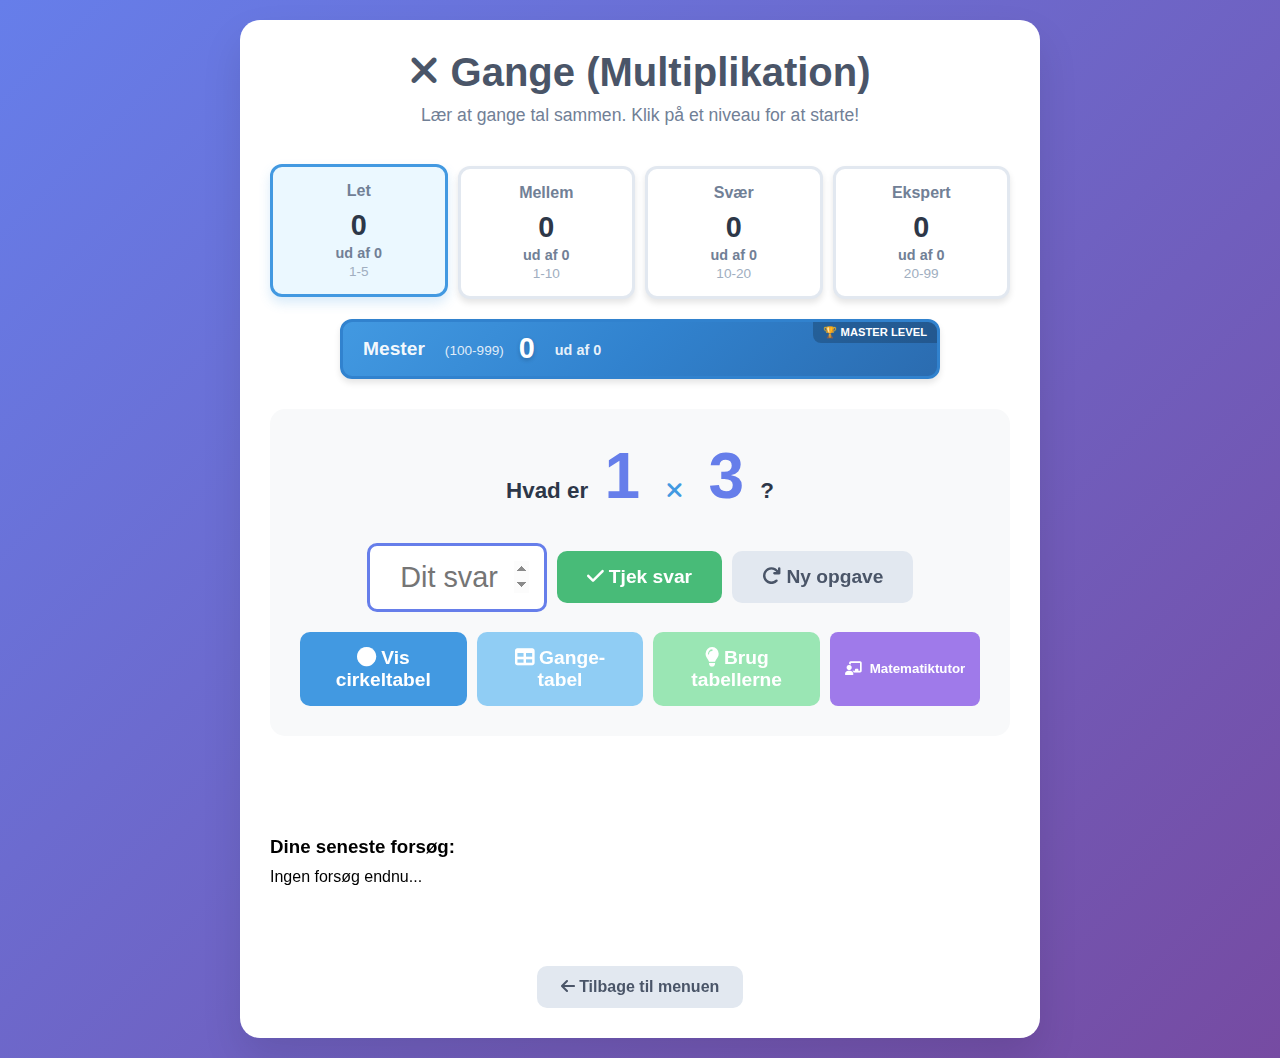
<file: pages/gange.html>
<!DOCTYPE html>
<html lang="da">
<head>
  <meta charset="UTF-8">
  <meta name="viewport" content="width=device-width, initial-scale=1.0">
  <title>Gange - Sjov Matematik</title>
  <link rel="stylesheet" href="../css/style.css">
  <link rel="stylesheet" href="https://cdnjs.cloudflare.com/ajax/libs/font-awesome/6.4.0/css/all.min.css">
  <style>
    .stats-grid {
      display: flex;
      flex-wrap: wrap;
      gap: 10px;
      margin: 20px 0;
      justify-content: center;
    }
    
    .stat-box {
      background: white;
      border-radius: 12px;
      padding: 15px;
      text-align: center;
      box-shadow: 0 4px 6px rgba(0,0,0,0.1);
      border: 3px solid #e2e8f0;
      transition: all 0.3s;
      cursor: pointer;
      flex: 1;
      min-width: 150px;
      max-width: 200px;
    }
    
    .stat-box:hover {
      transform: translateY(-3px);
      box-shadow: 0 6px 12px rgba(0,0,0,0.15);
    }
    
    .stat-box.active {
      border-color: #4299e1;
      background: #ebf8ff;
      transform: translateY(-2px);
      box-shadow: 0 6px 12px rgba(66, 153, 225, 0.2);
    }
    
    .stat-box-label {
      font-size: 1rem;
      color: #718096;
      margin-bottom: 8px;
      font-weight: 700;
    }
    
    .stat-box-value {
      font-size: 1.8rem;
      font-weight: bold;
      color: #2d3748;
      line-height: 1.2;
    }
    
    .stat-box-sub {
      font-size: 0.85rem;
      color: #a0aec0;
      margin-top: 3px;
    }
    
    .stat-box-total {
      font-size: 0.9rem;
      color: #718096;
      margin-top: 2px;
      font-weight: 600;
    }
    
    .mester-stat-box {
      width: 100%;
      max-width: 600px;
      height: 60px;
      margin: 10px auto 0 auto;
      background: linear-gradient(135deg, #4299e1 0%, #3182ce 50%, #2b6cb0 100%);
      border: 3px solid #3182ce;
      color: white;
      padding: 0 20px;
      border-radius: 12px;
      position: relative;
      overflow: hidden;
      display: flex;
      align-items: center;
      justify-content: space-between;
    }
    
    .mester-stat-box::before {
      content: "🏆 MASTER LEVEL";
      position: absolute;
      top: 0;
      right: 0;
      background: rgba(0,0,0,0.2);
      padding: 4px 10px;
      font-size: 0.7rem;
      font-weight: bold;
      border-bottom-left-radius: 8px;
    }
    
    .mester-stat-box:hover {
      background: linear-gradient(135deg, #3182ce 0%, #2b6cb0 50%, #2c5282 100%);
      transform: translateY(-3px);
      box-shadow: 0 8px 16px rgba(49, 130, 206, 0.3);
    }
    
    .mester-stat-box.active {
      border-color: #f6e05e;
      background: linear-gradient(135deg, #4299e1 0%, #f6e05e 50%, #2b6cb0 100%);
      box-shadow: 0 8px 20px rgba(246, 224, 94, 0.4);
    }
    
    .mester-stat-box .stat-box-label {
      color: rgba(255, 255, 255, 0.95);
      font-size: 1.2rem;
      font-weight: 800;
      margin-bottom: 0;
      display: inline;
    }
    
    .mester-stat-box .stat-box-value {
      color: white;
      font-size: 1.8rem;
      text-shadow: 0 2px 4px rgba(0,0,0,0.2);
      display: inline;
      margin: 0 5px;
    }
    
    .mester-stat-box .stat-box-sub {
      color: rgba(255, 255, 255, 0.85);
      display: inline;
      margin-left: 10px;
    }
    
    .mester-stat-box .stat-box-total {
      color: rgba(255, 255, 255, 0.9);
      font-weight: 700;
      display: inline;
      margin-left: 5px;
    }
    
    .mester-stat-box-content {
      display: flex;
      align-items: center;
      gap: 10px;
      flex-wrap: wrap;
    }
    
    .cirkel-container {
      margin-top: 30px;
      display: none;
    }
    
    .cirkel-wrapper {
      background: white;
      border: 2px solid #4299e1;
      border-radius: 10px;
      padding: 25px;
      overflow-x: auto;
      box-shadow: 0 10px 20px rgba(0,0,0,0.05);
    }
    
    .cirkel-grid {
      display: grid;
      gap: 2px;
      margin: 20px auto;
      justify-content: center;
    }
    
    .cirkel {
      width: 20px;
      height: 20px;
      background: #4299e1;
      border-radius: 50%;
    }
    
    .cirkel-explanation {
      text-align: center;
      margin-top: 15px;
      font-size: 1.1rem;
      color: #4a5568;
    }
    
    .cirkel-knapper {
      display: flex;
      gap: 15px;
      justify-content: center;
      margin-top: 20px;
      flex-wrap: wrap;
    }
    
    .cirkel-knapper button {
      min-width: 180px;
      padding: 12px 20px;
    }
    
    .kolonne-help-container {
      background: white;
      border: 2px solid #e2e8f0;
      border-radius: 15px;
      padding: 25px;
      margin: 20px 0;
      box-shadow: 0 5px 15px rgba(0,0,0,0.05);
    }
    
    .kolonne-title {
      color: #2d3748;
      font-size: 1.3rem;
      margin-bottom: 20px;
      text-align: center;
      font-weight: bold;
    }
    
    .kolonne-visual {
      font-family: 'Courier New', monospace;
      font-size: 1.3rem;
      margin: 20px auto;
      padding: 20px;
      background: #f8fafc;
      border-radius: 8px;
      border: 2px solid #cbd5e0;
    }
    
    .step-explanation {
      background: #ebf8ff;
      padding: 15px;
      border-radius: 8px;
      margin-top: 10px;
      border-left: 4px solid #4299e1;
    }
    
    .step-title {
      color: #2d3748;
      font-weight: bold;
      margin-bottom: 8px;
    }
    
    .step-content {
      color: #4a5568;
      line-height: 1.5;
    }
    
    .hjaelp-container {
      max-height: 600px;
      overflow-y: auto;
      margin-top: 20px;
    }
    
    .close-hjaelp-btn {
      background: #f56565;
      color: white;
      border: none;
      padding: 8px 16px;
      border-radius: 5px;
      cursor: pointer;
      margin-top: 15px;
      font-weight: bold;
    }
    
    .close-hjaelp-btn:hover {
      background: #e53e3e;
    }
    
    .step-number {
      display: inline-block;
      background: #4299e1;
      color: white;
      width: 24px;
      height: 24px;
      border-radius: 50%;
      text-align: center;
      line-height: 24px;
      margin-right: 8px;
      font-weight: bold;
    }
    
    .tutor-btn {
      background: #9f7aea;
      color: white;
      border: none;
      padding: 12px 20px;
      border-radius: 8px;
      cursor: pointer;
      font-weight: bold;
      display: flex;
      align-items: center;
      justify-content: center;
      gap: 8px;
      transition: all 0.3s;
      min-width: 150px;
    }
    
    .tutor-btn:hover {
      background: #805ad5;
      transform: translateY(-2px);
    }
    
    .gange-tabel-visual {
      display: grid;
      grid-template-columns: repeat(11, 1fr);
      gap: 2px;
      margin: 15px auto;
      max-width: 380px;
      background: #f7fafc;
      padding: 8px;
      border-radius: 12px;
      box-shadow: 0 4px 12px rgba(0,0,0,0.1);
    }
    
    .gange-celle {
      width: 30px;
      height: 30px;
      display: flex;
      align-items: center;
      justify-content: center;
      background: white;
      font-weight: bold;
      position: relative;
      font-size: 0.85rem;
      border-radius: 6px;
    }
    
    .gange-celle.header {
      background: linear-gradient(135deg, #667eea 0%, #764ba2 100%);
      color: white;
      font-weight: bold;
      border-radius: 6px;
    }
    
    .gange-celle.header.top {
      background: linear-gradient(135deg, #667eea 0%, #764ba2 100%);
    }
    
    .gange-celle.active {
      background: linear-gradient(135deg, #f6e05e 0%, #fbbf24 100%);
      border: 2px solid #f59e0b;
      font-weight: bold;
      transform: scale(1.05);
      z-index: 2;
      box-shadow: 0 2px 8px rgba(245, 158, 11, 0.3);
    }
    
    .tabel-forklaring {
      margin-top: 15px;
      padding: 15px;
      background: #fffaf0;
      border-left: 4px solid #ed8936;
      border-radius: 8px;
    }
    
    @media (max-width: 768px) {
      .cirkel-grid {
        gap: 1px;
      }
      
      .cirkel {
        width: 16px;
        height: 16px;
      }
      
      .cirkel-knapper {
        flex-direction: column;
        align-items: center;
      }
      
      .cirkel-knapper button {
        width: 90%;
        margin-bottom: 10px;
      }
      
      .input-group {
        flex-direction: column;
        align-items: center;
      }
      
      .input-group input,
      .input-group button {
        width: 90%;
        max-width: 250px;
        margin-bottom: 10px;
      }
      
      .kolonne-visual {
        font-size: 1.1rem;
        max-width: 90%;
        padding: 15px;
      }
      
      #hjaelpeKnapper {
        flex-direction: column;
        align-items: center;
      }
      
      #hjaelpeKnapper button {
        width: 100%;
        max-width: 250px;
      }
      
      .stats-grid {
        flex-direction: column;
        align-items: center;
      }
      
      .stat-box {
        width: 100%;
        max-width: 300px;
      }
      
      .mester-stat-box {
        max-width: 300px;
        height: auto;
        padding: 15px;
        flex-direction: column;
        gap: 5px;
      }
      
      .mester-stat-box-content {
        flex-direction: column;
        gap: 5px;
        text-align: center;
      }
      
      .mester-stat-box .stat-box-label,
      .mester-stat-box .stat-box-sub,
      .mester-stat-box .stat-box-value,
      .mester-stat-box .stat-box-total {
        display: block;
        margin: 2px 0;
      }
      
      .gange-tabel-visual {
        grid-template-columns: repeat(11, 1fr);
        max-width: 300px;
        gap: 1px;
        padding: 5px;
      }
      
      .gange-celle {
        width: 24px;
        height: 24px;
        font-size: 0.7rem;
      }
    }
    
    @media (min-width: 769px) and (max-width: 1024px) {
      .stats-grid {
        flex-wrap: wrap;
      }
      
      .stat-box {
        min-width: 120px;
      }
    }
  </style>
</head>
<body>
  <div class="container">
    <header class="header">
      <h1><i class="fas fa-times"></i> Gange (Multiplikation)</h1>
      <p>Lær at gange tal sammen. Klik på et niveau for at starte!</p>
    </header>

    <div class="stats-grid" id="statsGrid"></div>

    <main>
      <div class="opgave-container">
        <div class="opgave-tekst" id="opgaveTekst"></div>
        
        <div class="input-group">
          <input type="number" id="svarInput" class="answer-input" placeholder="Dit svar" autofocus>
          <button onclick="tjekSvar()" class="button primary-btn">
            <i class="fas fa-check"></i> Tjek svar
          </button>
          <button onclick="nyOpgave()" class="button secondary-btn">
            <i class="fas fa-redo"></i> Ny opgave
          </button>
        </div>
        
        <div id="hjaelpeKnapper" style="margin-top: 20px; display: flex; gap: 10px; flex-wrap: wrap; justify-content: center;"></div>
      </div>
      
      <div id="cirkelContainer" class="cirkel-container">
        <h3>Cirkeltabel - Se hvad gangestykket betyder:</h3>
        <div class="cirkel-wrapper">
          <div id="cirkelGrid" class="cirkel-grid"></div>
          <div id="cirkelExplanation" class="cirkel-explanation"></div>
          <div class="cirkel-knapper"></div>
        </div>
      </div>
      
      <div id="gangeTabelContainer" class="kolonne-help-container" style="display: none;">
        <h3>Gange-tabel hjælp:</h3>
        <div id="gangeTabel" class="gange-tabel-visual"></div>
      </div>
      
      <div id="hjaelpContainer" class="kolonne-help-container" style="display: none;"></div>
      
      <div id="feedback" class="feedback"></div>
      
      <div id="attemptsList" style="margin-top: 30px;">
        <h3>Dine seneste forsøg:</h3>
        <div id="attemptsContainer" style="margin-top: 10px;"></div>
      </div>
      
      <div style="text-align: center; margin-top: 40px;">
        <a href="../index.html" class="back-link">
          <i class="fas fa-arrow-left"></i> Tilbage til menuen
        </a>
      </div>
    </main>
  </div>

  <script>
    let currentDifficulty = "let";
    let currentTal1, currentTal2, correctAnswer;
    let attempts = [];

    let difficultyData = {
      let: { correctCount: 0, totalAttempts: 0 },
      mellem: { correctCount: 0, totalAttempts: 0 },
      svaer: { correctCount: 0, totalAttempts: 0 },
      ekspert: { correctCount: 0, totalAttempts: 0 },
      mester: { correctCount: 0, totalAttempts: 0 }
    };

    const difficultyInfo = {
      let: { 
        name: "Let", 
        range: "1-5",
        displayName: "Let (gange med 1, 2, 3, 4, 5)",
        description: "Lær at gange med små tal"
      },
      mellem: { 
        name: "Mellem", 
        range: "1-10",
        displayName: "Mellem (gange med 1-10)",
        description: "Hele gangetabellen fra 1 til 10"
      },
      svaer: { 
        name: "Svær", 
        range: "10-20",
        displayName: "Svær (10-20)",
        description: "Gang med større tal, intro til kolonne"
      },
      ekspert: { 
        name: "Ekspert", 
        range: "20-99",
        displayName: "Ekspert (20-99)",
        description: "Tocifrede tal med kolonnemetode"
      },
      mester: { 
        name: "Mester", 
        range: "100-999",
        displayName: "Mester (100-999)",
        description: "Tricifrede tal med kompleks gange"
      }
    };

    // Prioriteret rækkefølge for tabeller (nemmest først)
    const tablePriority = [1, 10, 2, 5, 3, 4, 9, 6, 7, 8];

    function formatNumber(num) {
      return num.toString().replace(/\B(?=(\d{3})+(?!\d))/g, ".");
    }

    function getBestTable(a, b) {
      // Vælg den tabel der er nemmest
      if (tablePriority.indexOf(a) < tablePriority.indexOf(b)) {
        return a;
      } else {
        return b;
      }
    }

    document.addEventListener('DOMContentLoaded', function() {
      loadUserData();
      updateStatsDisplay();
      genererOpgave();
      opdaterHjaelpeKnapper();
      
      document.getElementById('svarInput').addEventListener('keypress', function(e) {
        if (e.key === 'Enter') tjekSvar();
      });
    });

    function loadUserData() {
      try {
        const savedData = localStorage.getItem('gangeData');
        if (savedData) {
          const data = JSON.parse(savedData);
          difficultyData = data.difficultyData || difficultyData;
          currentDifficulty = data.currentDifficulty || "let";
          attempts = data.attempts || [];
        }
      } catch (e) {
        console.log("Ingen tidligere gange data fundet");
      }
    }

    function saveUserData() {
      const data = {
        difficultyData: difficultyData,
        currentDifficulty: currentDifficulty,
        attempts: attempts.slice(0, 10)
      };
      localStorage.setItem('gangeData', JSON.stringify(data));
    }

    function updateStatsDisplay() {
      const statsGrid = document.getElementById('statsGrid');
      if (!statsGrid) return;
      
      let html = '';
      
      const firstFour = ['let', 'mellem', 'svaer', 'ekspert'];
      firstFour.forEach(key => {
        const info = difficultyInfo[key];
        const isActive = key === currentDifficulty;
        const correctCount = difficultyData[key].correctCount || 0;
        const totalAttempts = difficultyData[key].totalAttempts || 0;
        
        html += `
          <div class="stat-box ${isActive ? 'active' : ''}" 
               onclick="setDifficulty('${key}')"
               title="Klik for at spille ${info.displayName}">
            <div class="stat-box-label">${info.name}</div>
            <div class="stat-box-value">${correctCount}</div>
            <div class="stat-box-total">ud af ${totalAttempts}</div>
            <div class="stat-box-sub">${info.range}</div>
          </div>
        `;
      });
      
      const mesterInfo = difficultyInfo.mester;
      const mesterIsActive = currentDifficulty === "mester";
      const mesterCorrectCount = difficultyData.mester.correctCount || 0;
      const mesterTotalAttempts = difficultyData.mester.totalAttempts || 0;
      
      html += `
        <div class="stat-box mester-stat-box ${mesterIsActive ? 'active' : ''}" 
             onclick="setDifficulty('mester')"
             title="Klik for at spille ${mesterInfo.displayName} - Den ultimative udfordring!">
          <div class="mester-stat-box-content">
            <span class="stat-box-label">${mesterInfo.name}</span>
            <span class="stat-box-sub">(${mesterInfo.range})</span>
            <span class="stat-box-value">${mesterCorrectCount}</span>
            <span class="stat-box-total">ud af ${mesterTotalAttempts}</span>
          </div>
        </div>
      `;
      
      statsGrid.innerHTML = html;
    }

    function setDifficulty(difficulty) {
      currentDifficulty = difficulty;
      updateStatsDisplay();
      genererOpgave();
      opdaterHjaelpeKnapper();
      document.getElementById('cirkelContainer').style.display = 'none';
      document.getElementById('hjaelpContainer').style.display = 'none';
      document.getElementById('gangeTabelContainer').style.display = 'none';
      saveUserData();
    }

    function opdaterHjaelpeKnapper() {
      const knapContainer = document.getElementById('hjaelpeKnapper');
      
      if (currentDifficulty === "let") {
        knapContainer.innerHTML = `
          <button onclick="visCirkelTabel()" class="button" style="background: #4299e1; color: white; flex: 1; min-width: 150px;">
            <i class="fas fa-circle"></i> Vis cirkeltabel
          </button>
          <button onclick="visGangeTabel()" class="button" style="background: #90cdf4; color: white; flex: 1; min-width: 150px;">
            <i class="fas fa-table"></i> Gange-tabel
          </button>
          <button onclick="visSimpelHjaelp()" class="button" style="background: #9ae6b4; color: white; flex: 1; min-width: 150px;">
            <i class="fas fa-lightbulb"></i> Brug tabellerne
          </button>
          <button onclick="visMatematiktutor()" class="tutor-btn" style="flex: 1; min-width: 150px;">
            <i class="fas fa-chalkboard-teacher"></i> Matematiktutor
          </button>
        `;
        knapContainer.style.display = 'flex';
      } else if (currentDifficulty === "mellem") {
        knapContainer.innerHTML = `
          <button onclick="visCirkelTabel()" class="button" style="background: #4299e1; color: white; flex: 1; min-width: 150px;">
            <i class="fas fa-circle"></i> Vis cirkeltabel
          </button>
          <button onclick="visGangeTabel()" class="button" style="background: #90cdf4; color: white; flex: 1; min-width: 150px;">
            <i class="fas fa-table"></i> Gange-tabel
          </button>
          <button onclick="visSimpelHjaelp()" class="button" style="background: #9ae6b4; color: white; flex: 1; min-width: 150px;">
            <i class="fas fa-lightbulb"></i> Brug tabellerne
          </button>
          <button onclick="visMatematiktutor()" class="tutor-btn" style="flex: 1; min-width: 150px;">
            <i class="fas fa-chalkboard-teacher"></i> Matematiktutor
          </button>
        `;
        knapContainer.style.display = 'flex';
      } else if (currentDifficulty === "svaer") {
        knapContainer.innerHTML = `
          <button onclick="visSimpelHjaelp()" class="button" style="background: #9ae6b4; color: white; flex: 1; min-width: 150px;">
            <i class="fas fa-lightbulb"></i> Brug tabellerne
          </button>
          <button onclick="visKolonneHjaelp()" class="button" style="background: #90cdf4; color: white; flex: 1; min-width: 150px;">
            <i class="fas fa-calculator"></i> Gange i kolonner
          </button>
          <button onclick="visMatematiktutor()" class="tutor-btn" style="flex: 1; min-width: 150px;">
            <i class="fas fa-chalkboard-teacher"></i> Matematiktutor
          </button>
        `;
        knapContainer.style.display = 'flex';
      } else {
        knapContainer.innerHTML = `
          <button onclick="visKolonneHjaelp()" class="button" style="background: #90cdf4; color: white; flex: 1; min-width: 200px;">
            <i class="fas fa-calculator"></i> Gange i kolonner
          </button>
          <button onclick="visMatematiktutor()" class="tutor-btn" style="flex: 1; min-width: 200px;">
            <i class="fas fa-chalkboard-teacher"></i> Matematiktutor
          </button>
        `;
        knapContainer.style.display = 'flex';
      }
    }

    function genererOpgave() {
      switch(currentDifficulty) {
        case "let": 
          // Gange med 1, 2, 3, 4, 5
          const letGangeTal = [1, 2, 3, 4, 5];
          currentTal1 = letGangeTal[Math.floor(Math.random() * letGangeTal.length)];
          currentTal2 = Math.floor(Math.random() * 5) + 1; // 1-5
          break;
        case "mellem": 
          // Hele gangetabellen 1-10
          currentTal1 = Math.floor(Math.random() * 10) + 1; // 1-10
          currentTal2 = Math.floor(Math.random() * 10) + 1; // 1-10
          break;
        case "svaer": 
          // Større tal
          currentTal1 = Math.floor(Math.random() * 11) + 10; // 10-20
          currentTal2 = Math.floor(Math.random() * 10) + 1; // 1-10
          break;
        case "ekspert":
          // Tocifrede tal
          currentTal1 = Math.floor(Math.random() * 80) + 20; // 20-99
          currentTal2 = Math.floor(Math.random() * 80) + 20; // 20-99
          break;
        case "mester":
          // Tricifrede tal
          currentTal1 = Math.floor(Math.random() * 900) + 100; // 100-999
          currentTal2 = Math.floor(Math.random() * 900) + 100; // 100-999
          break;
        default: 
          currentTal1 = 2;
          currentTal2 = 3;
      }
      
      correctAnswer = currentTal1 * currentTal2;
      
      const opgaveTekst = document.getElementById('opgaveTekst');
      
      opgaveTekst.innerHTML = `
        <div style="font-size: 1.4rem; margin-bottom: 10px;">
          Hvad er <span class="regnearter">${formatNumber(currentTal1)}</span> 
          <i class="fas fa-times" style="color: #4299e1; margin: 0 10px;"></i> 
          <span class="regnearter">${formatNumber(currentTal2)}</span> 
          ?
        </div>
      `;
      
      document.getElementById('svarInput').value = '';
      document.getElementById('svarInput').focus();
      document.getElementById('cirkelContainer').style.display = 'none';
      document.getElementById('hjaelpContainer').style.display = 'none';
      document.getElementById('gangeTabelContainer').style.display = 'none';
    }

    function visSimpelHjaelp() {
      const hjælpContainer = document.getElementById('hjaelpContainer');
      
      // Find den bedste tabel at bruge
      const bestTable = getBestTable(currentTal1, currentTal2);
      const otherNumber = bestTable === currentTal1 ? currentTal2 : currentTal1;
      
      // Lav tælle-frem-visning med den bedste tabel
      let tælFrem = '';
      for (let i = 1; i <= otherNumber; i++) {
        tælFrem += bestTable * i;
        if (i < otherNumber) tælFrem += ' → ';
      }
      
      let hjælpHTML = `
        <div class="kolonne-title">
          <i class="fas fa-lightbulb"></i> Sådan regner du ${currentTal1} × ${currentTal2}
        </div>
        
        <div class="step-explanation">
          <div class="step-title"><span class="step-number">1</span> Forstå hvad gangestykket betyder</div>
          <div class="step-content">
            ${currentTal1} × ${currentTal2} betyder:<br>
            <strong>"${currentTal1} lagt sammen med sig selv ${currentTal2} gange"</strong><br>
            <strong>"${currentTal2} lagt sammen med sig selv ${currentTal1} gange"</strong>
          </div>
        </div>
        
        <div class="step-explanation" style="background: #c6f6d5; border-left-color: #48bb78;">
          <div class="step-title"><span class="step-number">2</span> Brug den nemmeste tabel</div>
          <div class="step-content">
            <strong>Du kan bruge både ${currentTal1}-tabellen og ${currentTal2}-tabellen.</strong><br>
            <strong>Den nemmeste her er ${bestTable}-tabellen:</strong><br><br>
            
            ${bestTable} × ${otherNumber}:<br>
            <span style="font-size: 1.2rem; color: #2d3748; font-weight: bold;">
              ${tælFrem}
            </span><br><br>
            
            ${currentDifficulty === "let" ? 
              `<em>Svaret er det tal du når frem til: ${correctAnswer}</em>` : 
              `<em>Svaret er det tal du når frem til, når du har talt ${otherNumber} trin.</em>`}
          </div>
        </div>
      `;
      
      // Kun vis smart tricks i Let og Mellem
      if (currentDifficulty === "let" || currentDifficulty === "mellem") {
        hjælpHTML += `
          <div class="step-explanation" style="background: #fed7d7; border-left-color: #f56565;">
            <div class="step-title"><span class="step-number">3</span> Smart tricks til gange</div>
            <div class="step-content">
              <strong>Når du ganger med 10:</strong><br>
              Kommer der et 0 på (7 × 10 = 70, 39 × 10 = 390)<br><br>
              
              <strong>Når du ganger med 5:</strong><br>
              Svarer til at gange med 10 og tage halvdelen (6 × 5 = 30, 8 × 5 = 40)<br><br>
              
              <strong>Når du ganger med 2:</strong><br>
              Fordobler du tallet (7 × 2 = 14, 23 × 2 = 46)<br><br>
              
              <strong>Når du ganger med 4:</strong><br>
              Dobbelt-dobbel (gange med 2, og så med 2 igen)
            </div>
          </div>
        `;
      }
      
      // Tjek dit svar - uden at give svaret i Mellem
      hjælpHTML += `
        <div class="step-explanation" style="background: #fffaf0; border-left-color: #f6ad55;">
          <div class="step-title"><span class="step-number">${currentDifficulty === "let" || currentDifficulty === "mellem" ? '4' : '3'}</span> Tjek om dit svar giver mening</div>
          <div class="step-content">
            <strong>Sådan tjekker du dit svar:</strong><br><br>
            
            <strong>Tjek med gangetabellen:</strong><br>
            Find ${currentTal1} × ${currentTal2} i gangetabellen - passer det med dit svar?<br><br>
            
            <strong>Tjek med omvendt rækkefølge:</strong><br>
            ${currentTal2} × ${currentTal1} skal give det samme som ${currentTal1} × ${currentTal2}<br><br>
            
            ${currentDifficulty === "let" ? 
              `<strong>Tjek med at lægge sammen:</strong><br>
              ${Array.from({length: currentTal2}, () => currentTal1).join(' + ')} = ${correctAnswer}` : 
              currentDifficulty === "mellem" ?
              `<strong>Tjek med at lægge sammen:</strong><br>
              Prøv at lægge ${currentTal1} sammen ${currentTal2} gange` :
              `<strong>Tjek med afrunding:</strong><br>
              Prøv at runde tallene og gange i hovedet`}
          </div>
        </div>
        
        <div style="text-align: center; margin-top: 20px;">
          <button onclick="skjulHjaelp()" class="close-hjaelp-btn">
            <i class="fas fa-times"></i> Luk hjælp
          </button>
        </div>
      `;
      
      hjælpContainer.innerHTML = hjælpHTML;
      hjælpContainer.style.display = 'block';
      hjælpContainer.scrollIntoView({ behavior: 'smooth' });
    }

    function visKolonneHjaelp() {
      const hjælpContainer = document.getElementById('hjaelpContainer');
      const num1Str = currentTal1.toString();
      const num2Str = currentTal2.toString();
      
      // For let og mellem - simpel gangemetode
      if (currentDifficulty === "let" || currentDifficulty === "mellem") {
        hjælpContainer.innerHTML = `
          <div class="kolonne-title">
            <i class="fas fa-calculator"></i> Sådan ganger du ${currentTal1} × ${currentTal2}
          </div>
          
          <div class="kolonne-visual">
            <div style="text-align: right;">${currentTal1}</div>
            <div style="text-align: right;">× ${currentTal2}</div>
            <div style="border-top: 2px solid #4a5568; margin: 5px 0;"></div>
            ${currentDifficulty === "let" ? 
              `<div style="text-align: right; color: #48bb78; font-weight: bold;">${correctAnswer}</div>` : 
              `<div style="text-align: right; height: 20px;">&nbsp;</div>`}
          </div>
          
          <div class="step-explanation">
            <div class="step-title"><span class="step-number">1</span> Brug gangetabellen</div>
            <div class="step-content">
              Husk gangetabellen for ${currentTal1}:<br>
              ${Array.from({length: 10}, (_, i) => `${currentTal1} × ${i+1} = ${currentTal1*(i+1)}`).join('<br>')}
            </div>
          </div>
          
          <div style="text-align: center; margin-top: 20px;">
            <button onclick="skjulHjaelp()" class="close-hjaelp-btn">
              <i class="fas fa-times"></i> Luk hjælp
            </button>
          </div>
        `;
      } else {
        // For svær, ekspert og mester - gange i kolonner
        let hjælpHTML = `
          <div class="kolonne-title">
            <i class="fas fa-calculator"></i> Sådan ganger du ${currentTal1} × ${currentTal2} i kolonner
          </div>
          
          <div class="kolonne-visual">
            <div style="text-align: right;">${currentTal1}</div>
            <div style="text-align: right;">× ${currentTal2}</div>
            <div style="border-top: 2px solid #4a5568; margin: 5px 0;"></div>
            <div style="text-align: right; height: 20px;">&nbsp;</div>
          </div>
        `;
        
        if (num2Str.length === 1) {
          // Et-cifret tal som andet tal
          hjælpHTML += `
            <div class="step-explanation">
              <div class="step-title"><span class="step-number">1</span> Gange med 1'erne</div>
              <div class="step-content">
                <strong>Sådan ganger du ${currentTal1} × ${currentTal2}:</strong><br><br>
                
                ${getSingleDigitMultiplicationSteps()}
              </div>
            </div>
          `;
        } else {
          // Flere cifre i andet tal
          hjælpHTML += `
            <div class="step-explanation">
              <div class="step-title"><span class="step-number">1</span> Skriv tallene under hinanden</div>
              <div class="step-content">
                Skriv det største tal øverst, og det mindste tal nederst.
              </div>
            </div>
            
            <div class="step-explanation" style="background: #c6f6d5; border-left-color: #48bb78;">
              <div class="step-title"><span class="step-number">2</span> Først ganger vi med 1'erne i ${currentTal2}</div>
              <div class="step-content">
                <strong>Trin 1: Tag 1'erne i ${currentTal2} (det er ${num2Str[num2Str.length-1]})</strong><br><br>
                
                ${currentTal1} × ${num2Str[num2Str.length-1]}:<br>
                ${getMultiplicationStepDetails(parseInt(num2Str[num2Str.length-1]))}
                <br>
                Dette resultat skriver du under stregen.
              </div>
            </div>
            
            <div class="step-explanation" style="background: #bee3f8; border-left-color: #4299e1;">
              <div class="step-title"><span class="step-number">3</span> Så ganger vi med 10'erne i ${currentTal2}</div>
              <div class="step-content">
                <strong>Trin 2: Tag 10'erne i ${currentTal2} (det er ${num2Str[num2Str.length-2]})</strong><br><br>
                
                ${currentTal1} × ${num2Str[num2Str.length-2]} = ${currentTal1 * parseInt(num2Str[num2Str.length-2])}<br>
                Husk at sætte et 0 efter, fordi det er 10'ere → <strong>${currentTal1 * parseInt(num2Str[num2Str.length-2])}0</strong><br><br>
                
                ${getMultiplicationStepDetails(parseInt(num2Str[num2Str.length-2]))}
                <br>
                Dette resultat skriver du under det første, men rykket en plads til venstre.
              </div>
            </div>
          `;
          
          if (num2Str.length > 2) {
            hjælpHTML += `
              <div class="step-explanation" style="background: #fed7d7; border-left-color: #f56565;">
                <div class="step-title"><span class="step-number">4</span> Så ganger vi med 100'erne i ${currentTal2}</div>
                <div class="step-content">
                  <strong>Trin 3: Tag 100'erne i ${currentTal2} (det er ${num2Str[num2Str.length-3]})</strong><br><br>
                  
                  ${currentTal1} × ${num2Str[num2Str.length-3]} = ${currentTal1 * parseInt(num2Str[num2Str.length-3])}<br>
                  Husk at sætte to 0'er efter, fordi det er 100'ere → <strong>${currentTal1 * parseInt(num2Str[num2Str.length-3])}00</strong><br><br>
                  
                  ${getMultiplicationStepDetails(parseInt(num2Str[num2Str.length-3]))}
                  <br>
                  Dette resultat skriver du under de andre, rykket to pladser til venstre.
                </div>
              </div>
            `;
          }
          
          hjælpHTML += `
            <div class="step-explanation" style="background: #fffaf0; border-left-color: #f6ad55;">
              <div class="step-title"><span class="step-number">${num2Str.length > 2 ? '5' : '4'}</span> Læg alle del-resultaterne sammen</div>
              <div class="step-content">
                <strong>Nu skal du lægge alle del-resultaterne sammen:</strong><br><br>
                
                ${Array.from({length: num2Str.length}, (_, i) => {
                  const digit = parseInt(num2Str[num2Str.length-1-i]);
                  return `${currentTal1} × ${digit}${'0'.repeat(i)} = ${currentTal1 * digit * Math.pow(10, i)}`;
                }).join('<br>')}<br>
              </div>
            </div>
          `;
        }
        
        // Tjek dit svar - uden at vise det rigtige svar
        hjælpHTML += `
          <div class="step-explanation">
            <div class="step-title"><span class="step-number">${num2Str.length === 1 ? '2' : (num2Str.length > 2 ? '6' : '5')}</span> Tjek om dit svar giver mening</div>
            <div class="step-content">
              <strong>Rund af og gang i hovedet:</strong><br>
              Prøv at runde tallene og gange cirka - dit svar skal være tæt på det tal.
            </div>
          </div>
          
          <div style="text-align: center; margin-top: 20px;">
            <button onclick="skjulHjaelp()" class="close-hjaelp-btn">
              <i class="fas fa-times"></i> Luk hjælp
            </button>
          </div>
        `;
        
        hjælpContainer.innerHTML = hjælpHTML;
      }
      
      hjælpContainer.style.display = 'block';
      hjælpContainer.scrollIntoView({ behavior: 'smooth' });
    }

    function getSingleDigitMultiplicationSteps() {
      const num1Str = currentTal1.toString();
      const multiplier = currentTal2;
      let steps = "";
      
      if (num1Str.length === 3) {
        const hundreds = parseInt(num1Str[0]);
        const tens = parseInt(num1Str[1]);
        const ones = parseInt(num1Str[2]);
        
        steps += `
          <strong>Først tager vi 1'erne i ${currentTal1}:</strong><br>
          ${ones} × ${multiplier} = ${ones * multiplier}<br><br>
          
          <strong>Så tager vi 10'erne i ${currentTal1}:</strong><br>
          ${tens} × ${multiplier} = ${tens * multiplier}<br>
          Husk at det er 10'ere, så resultatet bliver ${tens * multiplier}0<br><br>
          
          <strong>Til sidst tager vi 100'erne i ${currentTal1}:</strong><br>
          ${hundreds} × ${multiplier} = ${hundreds * multiplier}<br>
          Husk at det er 100'ere, så resultatet bliver ${hundreds * multiplier}00<br><br>
          
          <strong>Læg alle resultaterne sammen:</strong><br>
          ${ones * multiplier} + ${tens * multiplier}0 + ${hundreds * multiplier}00 = ${currentTal1 * multiplier}
        `;
      } else if (num1Str.length === 2) {
        const tens = parseInt(num1Str[0]);
        const ones = parseInt(num1Str[1]);
        
        steps += `
          <strong>Først tager vi 1'erne i ${currentTal1}:</strong><br>
          ${ones} × ${multiplier} = ${ones * multiplier}<br><br>
          
          <strong>Så tager vi 10'erne i ${currentTal1}:</strong><br>
          ${tens} × ${multiplier} = ${tens * multiplier}<br>
          Husk at det er 10'ere, så resultatet bliver ${tens * multiplier}0<br><br>
          
          <strong>Læg alle resultaterne sammen:</strong><br>
          ${ones * multiplier} + ${tens * multiplier}0 = ${currentTal1 * multiplier}
        `;
      }
      
      return steps;
    }

    function getMultiplicationStepDetails(digit) {
      const num1Str = currentTal1.toString();
      let steps = "";
      
      if (num1Str.length === 3) {
        const hundreds = parseInt(num1Str[0]);
        const tens = parseInt(num1Str[1]);
        const ones = parseInt(num1Str[2]);
        
        steps += `
          ${ones} × ${digit} = ${ones * digit}<br>
          ${tens} × ${digit} = ${tens * digit} (det er 10'ere → ${tens * digit}0)<br>
          ${hundreds} × ${digit} = ${hundreds * digit} (det er 100'ere → ${hundreds * digit}00)<br>
          I alt: ${ones * digit} + ${tens * digit}0 + ${hundreds * digit}00 = ${currentTal1 * digit}
        `;
      } else if (num1Str.length === 2) {
        const tens = parseInt(num1Str[0]);
        const ones = parseInt(num1Str[1]);
        
        steps += `
          ${ones} × ${digit} = ${ones * digit}<br>
          ${tens} × ${digit} = ${tens * digit} (det er 10'ere → ${tens * digit}0)<br>
          I alt: ${ones * digit} + ${tens * digit}0 = ${currentTal1 * digit}
        `;
      }
      
      return steps;
    }

    function skjulHjaelp() {
      document.getElementById('hjaelpContainer').style.display = 'none';
    }

    function visCirkelTabel() {
      if (currentDifficulty !== "let" && currentDifficulty !== "mellem") {
        showFeedback('Cirkeltabel er kun tilgængelig i Let og Mellem', false);
        return;
      }
      
      document.getElementById('cirkelContainer').style.display = 'block';
      tegnCirkelTabel();
      opdaterCirkelKnapper();
      skjulHjaelp();
    }

    function tegnCirkelTabel() {
      const container = document.getElementById('cirkelGrid');
      const explanation = document.getElementById('cirkelExplanation');
      
      // Brug de rigtige tal
      const rows = currentTal1;
      const cols = currentTal2;
      
      // Vis kun hvis det er overskueligt (max 10x10)
      if (rows > 10 || cols > 10) {
        container.innerHTML = `
          <div style="text-align: center; padding: 40px; color: #718096; width: 100%;">
            <i class="fas fa-exclamation-triangle" style="font-size: 3rem; margin-bottom: 20px;"></i>
            <h3>For mange cirkler at vise!</h3>
            <p>${currentTal1} × ${currentTal2} = ${currentTal1 * currentTal2} cirkler ville være for mange at vise klart.</p>
            <p>Prøv i stedet at bruge "Brug tabellerne" eller "Gange-tabel" hjælp.</p>
          </div>
        `;
        explanation.innerHTML = `
          ${currentTal1} rækker med ${currentTal2} cirkler i hver
        `;
        return;
      }
      
      // Opret tabel med cirkler (kun prikker - ingen tal)
      container.style.gridTemplateColumns = `repeat(${cols}, 1fr)`;
      container.style.gap = '2px';
      
      let html = '';
      
      for (let i = 0; i < rows; i++) {
        for (let j = 0; j < cols; j++) {
          html += `<div class="cirkel"></div>`;
        }
      }
      
      container.innerHTML = html;
      
      explanation.innerHTML = `
        ${currentTal1} rækker med ${currentTal2} cirkler i hver<br>
        <span style="font-size: 1.2rem;">Prøv at tælle cirklerne!</span>
      `;
    }

    function opdaterCirkelKnapper() {
      const knapContainer = document.querySelector('.cirkel-knapper');
      
      knapContainer.innerHTML = `
        <button onclick="skjulCirkelTabel()" class="close-hjaelp-btn" style="min-width: 180px; padding: 12px 20px;">
          <i class="fas fa-times"></i> Luk cirkeltabel
        </button>
      `;
    }

    function skjulCirkelTabel() {
      document.getElementById('cirkelContainer').style.display = 'none';
    }

    function visGangeTabel() {
      if (currentDifficulty !== "let" && currentDifficulty !== "mellem") {
        showFeedback('Gange-tabel hjælp er kun tilgængelig i Let og Mellem', false);
        return;
      }
      
      const container = document.getElementById('gangeTabelContainer');
      const tabel = document.getElementById('gangeTabel');
      
      // Opret en 10x10 gangetabel med regnbuefarver
      let html = '';
      
      // Regnbuefarver til overskrifter
      const rainbowColors = [
        'linear-gradient(135deg, #FF6B6B 0%, #FF8E8E 100%)', // rød
        'linear-gradient(135deg, #FFB347 0%, #FFA07A 100%)', // orange
        'linear-gradient(135deg, #FFD93D 0%, #F9E79F 100%)', // gul
        'linear-gradient(135deg, #6B8E23 0%, #7CB9E8 100%)', // grøn
        'linear-gradient(135deg, #5F9EA0 0%, #40E0D0 100%)', // turkis
        'linear-gradient(135deg, #6495ED 0%, #4169E1 100%)', // blå
        'linear-gradient(135deg, #9370DB 0%, #8A2BE2 100%)', // lilla
        'linear-gradient(135deg, #FF69B4 0%, #DB7093 100%)', // pink
        'linear-gradient(135deg, #CD5C5C 0%, #B22222 100%)', // mørkerød
        'linear-gradient(135deg, #2E8B57 0%, #228B22 100%)'  // mørkegrøn
      ];
      
      // Headers - øverste række
      html += `<div class="gange-celle header top" style="background: linear-gradient(135deg, #667eea 0%, #764ba2 100%);">×</div>`;
      for (let i = 1; i <= 10; i++) {
        html += `<div class="gange-celle header top" style="background: ${rainbowColors[(i-1) % rainbowColors.length]};">${i}</div>`;
      }
      
      // Rækker med farver på venstre side
      for (let i = 1; i <= 10; i++) {
        html += `<div class="gange-celle header" style="background: ${rainbowColors[(i-1) % rainbowColors.length]};">${i}</div>`;
        for (let j = 1; j <= 10; j++) {
          const isActive = (i === currentTal1 && j === currentTal2) || (i === currentTal2 && j === currentTal1);
          
          let className = 'gange-celle';
          if (isActive && currentDifficulty === "let") className += ' active';
          
          html += `<div class="${className}">${i * j}</div>`;
        }
      }
      
      tabel.innerHTML = html;
      container.style.display = 'block';
      container.scrollIntoView({ behavior: 'smooth' });
      
      // Fjern tidligere forklaring hvis den findes
      const existingExplanation = container.querySelector('.tabel-forklaring');
      if (existingExplanation) existingExplanation.remove();
      
      // Tilføj ny forklaring
      const explanation = document.createElement('div');
      explanation.className = 'tabel-forklaring';
      
      if (currentDifficulty === "let") {
        explanation.innerHTML = `
          <strong><i class="fas fa-info-circle"></i> Sådan bruger du gangetabellen</strong><br><br>
          <strong>Find ${currentTal1} i venstre kolonne og ${currentTal2} i øverste række.</strong><br>
          Celle hvor de mødes viser svaret: <span style="color: #48bb78; font-weight: bold;">${currentTal1} × ${currentTal2} = ${correctAnswer}</span><br><br>
          <strong>Husk:</strong> ${currentTal2} × ${currentTal1} giver det samme resultat!
        `;
      } else {
        explanation.innerHTML = `
          <strong><i class="fas fa-info-circle"></i> Sådan bruger du gangetabellen</strong><br><br>
          <strong>Find ${currentTal1} i venstre kolonne og ${currentTal2} i øverste række.</strong><br>
          Celle hvor de mødes viser svaret. Kan du finde den?<br><br>
          <strong>Husk:</strong> ${currentTal2} × ${currentTal1} giver det samme resultat!<br>
          Prøv at lede begge veje.
        `;
      }
      
      container.appendChild(explanation);
    }

    function tjekSvar() {
      const svarInput = document.getElementById('svarInput');
      const brugerSvar = parseFloat(svarInput.value.replace(',', '.'));
      
      if (isNaN(brugerSvar)) {
        showFeedback('Skriv venligst et tal før du tjekker svar', false);
        return;
      }
      
      const tolerance = 0.01;
      const isCorrect = Math.abs(brugerSvar - correctAnswer) < tolerance;
      
      difficultyData[currentDifficulty].totalAttempts = (difficultyData[currentDifficulty].totalAttempts || 0) + 1;
      
      attempts.unshift({
        opgave: `${formatNumber(currentTal1)} × ${formatNumber(currentTal2)}`,
        svar: formatNumber(brugerSvar),
        korrekt: isCorrect,
        tid: new Date().toLocaleTimeString(),
        difficulty: currentDifficulty
      });
      
      if (attempts.length > 5) attempts.pop();
      visForsog();
      skjulHjaelp();
      
      if (isCorrect) {
        difficultyData[currentDifficulty].correctCount++;
        showFeedback(`✅ Fantastisk! ${formatNumber(currentTal1)} × ${formatNumber(currentTal2)} = ${formatNumber(correctAnswer)}`, true);
        saveUserData();
        updateStatsDisplay();
        
        setTimeout(() => {
          genererOpgave();
        }, 1500);
        
      } else {
        showFeedback(`❌ ${formatNumber(brugerSvar)} er ikke rigtigt. Prøv igen!`, false);
        saveUserData();
        updateStatsDisplay();
      }
    }

    function nyOpgave() {
      genererOpgave();
      document.getElementById('feedback').textContent = '';
      document.getElementById('feedback').className = 'feedback';
      skjulHjaelp();
    }

    function visForsog() {
      const container = document.getElementById('attemptsContainer');
      if (!container) return;
      
      let html = '';
      attempts.forEach((attempt, index) => {
        const difficultyNames = {
          let: "Let",
          mellem: "Mellem",
          svaer: "Svær",
          ekspert: "Ekspert",
          mester: "Mester"
        };
        
        html += `
          <div style="padding: 10px; margin: 5px 0; background: ${attempt.korrekt ? '#c6f6d5' : '#fed7d7'}; border-radius: 5px; display: flex; justify-content: space-between; align-items: center;">
            <div>
              ${attempt.opgave} = ${attempt.svar} 
              ${attempt.korrekt ? '✅' : '❌'}
              <small style="color: #718096; margin-left: 10px;">${difficultyNames[attempt.difficulty]}</small>
            </div>
            <small style="color: #718096;">${attempt.tid}</small>
          </div>
        `;
      });
      
      container.innerHTML = html || '<p>Ingen forsøg endnu...</p>';
    }

    function visMatematiktutor() {
      const videoURL = "https://www.youtube.com/watch?v=RVYwunbpMHA";
      window.open(videoURL, '_blank');
    }

    function showFeedback(message, isSuccess) {
      const feedback = document.getElementById('feedback');
      feedback.innerHTML = message;
      feedback.className = isSuccess ? 'feedback success' : 'feedback error';
      feedback.style.display = 'block';
      
      if (!isSuccess) {
        setTimeout(() => {
          feedback.style.display = 'none';
        }, 3000);
      }
    }

    visForsog();
  </script>
</body>
</html>
</file>
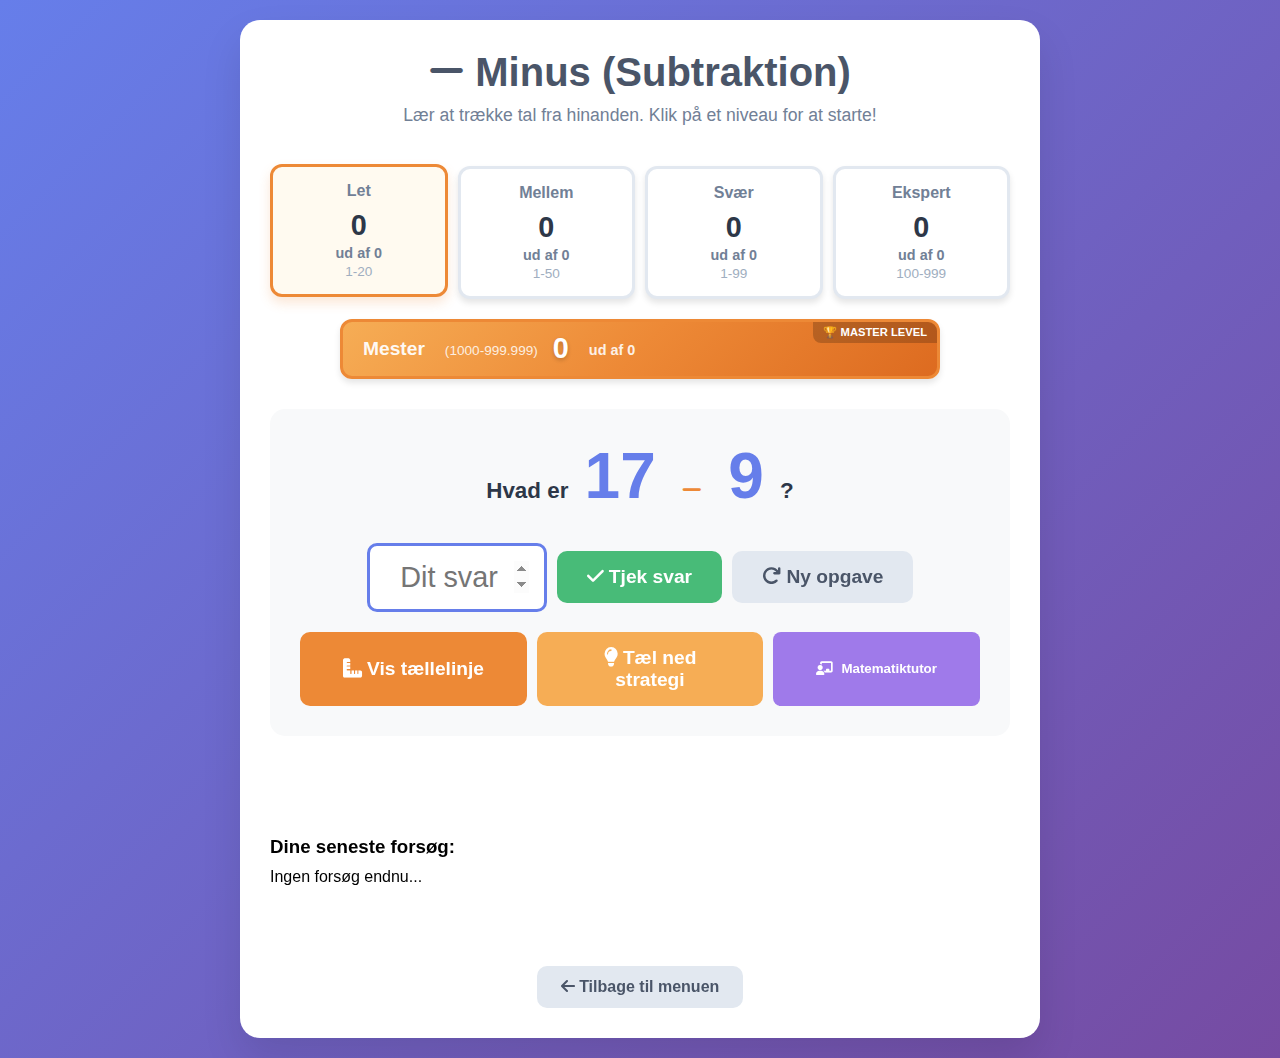
<file: pages/minus.html>
<!DOCTYPE html>
<html lang="da">
<head>
  <meta charset="UTF-8">
  <meta name="viewport" content="width=device-width, initial-scale=1.0">
  <title>Minus - Sjov Matematik</title>
  <link rel="stylesheet" href="../css/style.css">
  <link rel="stylesheet" href="https://cdnjs.cloudflare.com/ajax/libs/font-awesome/6.4.0/css/all.min.css">
  <style>
    .stats-grid {
      display: flex;
      flex-wrap: wrap;
      gap: 10px;
      margin: 20px 0;
      justify-content: center;
    }
    
    .stat-box {
      background: white;
      border-radius: 12px;
      padding: 15px;
      text-align: center;
      box-shadow: 0 4px 6px rgba(0,0,0,0.1);
      border: 3px solid #e2e8f0;
      transition: all 0.3s;
      cursor: pointer;
      flex: 1;
      min-width: 150px;
      max-width: 200px;
    }
    
    .stat-box:hover {
      transform: translateY(-3px);
      box-shadow: 0 6px 12px rgba(0,0,0,0.15);
    }
    
    .stat-box.active {
      border-color: #ed8936;
      background: #fffaf0;
      transform: translateY(-2px);
      box-shadow: 0 6px 12px rgba(237, 137, 54, 0.2);
    }
    
    .stat-box-label {
      font-size: 1rem;
      color: #718096;
      margin-bottom: 8px;
      font-weight: 700;
    }
    
    .stat-box-value {
      font-size: 1.8rem;
      font-weight: bold;
      color: #2d3748;
      line-height: 1.2;
    }
    
    .stat-box-sub {
      font-size: 0.85rem;
      color: #a0aec0;
      margin-top: 3px;
    }
    
    .stat-box-total {
      font-size: 0.9rem;
      color: #718096;
      margin-top: 2px;
      font-weight: 600;
    }
    
    .mester-stat-box {
      width: 100%;
      max-width: 600px;
      height: 60px;
      margin: 10px auto 0 auto;
      background: linear-gradient(135deg, #f6ad55 0%, #ed8936 50%, #dd6b20 100%);
      border: 3px solid #ed8936;
      color: white;
      padding: 0 20px;
      border-radius: 12px;
      position: relative;
      overflow: hidden;
      display: flex;
      align-items: center;
      justify-content: space-between;
    }
    
    .mester-stat-box::before {
      content: "🏆 MASTER LEVEL";
      position: absolute;
      top: 0;
      right: 0;
      background: rgba(0,0,0,0.2);
      padding: 4px 10px;
      font-size: 0.7rem;
      font-weight: bold;
      border-bottom-left-radius: 8px;
    }
    
    .mester-stat-box:hover {
      background: linear-gradient(135deg, #ed8936 0%, #dd6b20 50%, #c05621 100%);
      transform: translateY(-3px);
      box-shadow: 0 8px 16px rgba(237, 137, 54, 0.3);
    }
    
    .mester-stat-box.active {
      border-color: #f6e05e;
      background: linear-gradient(135deg, #f6e05e 0%, #ecc94b 50%, #d69e2e 100%);
      box-shadow: 0 8px 20px rgba(246, 224, 94, 0.4);
    }
    
    .mester-stat-box .stat-box-label {
      color: rgba(255, 255, 255, 0.95);
      font-size: 1.2rem;
      font-weight: 800;
      margin-bottom: 0;
      display: inline;
    }
    
    .mester-stat-box .stat-box-value {
      color: white;
      font-size: 1.8rem;
      text-shadow: 0 2px 4px rgba(0,0,0,0.2);
      display: inline;
      margin: 0 5px;
    }
    
    .mester-stat-box .stat-box-sub {
      color: rgba(255, 255, 255, 0.85);
      display: inline;
      margin-left: 10px;
    }
    
    .mester-stat-box .stat-box-total {
      color: rgba(255, 255, 255, 0.9);
      font-weight: 700;
      display: inline;
      margin-left: 5px;
    }
    
    .mester-stat-box-content {
      display: flex;
      align-items: center;
      gap: 10px;
      flex-wrap: wrap;
    }
    
    .tallelinje-container {
      margin-top: 30px;
      display: none;
    }
    
    .tallelinje-wrapper {
      background: white;
      border: 2px solid #ed8936;
      border-radius: 10px;
      padding: 25px;
      overflow-x: auto;
      box-shadow: 0 10px 20px rgba(0,0,0,0.05);
    }
    
    .tallelinje-ramme {
      position: relative;
      height: 170px;
      min-width: 600px;
      margin: 20px 0;
      padding: 10px 0;
    }
    
    .tallelinje-linje {
      position: absolute;
      top: 70px;
      left: 0;
      right: 0;
      height: 4px;
      background: #4a5568;
      z-index: 1;
    }
    
    .tallelinje-markering {
      position: absolute;
      transform: translateX(-50%);
      z-index: 2;
    }
    
    .tallelinje-tal {
      position: absolute;
      transform: translateX(-50%);
      font-weight: bold;
      z-index: 3;
      font-size: 12px;
    }
    
    .tallelinje-start {
      position: absolute;
      transform: translateX(-50%);
      z-index: 4;
    }
    
    .tallelinje-start-cirkel {
      background: #48bb78;
      color: white;
      width: 45px;
      height: 45px;
      display: flex;
      align-items: center;
      justify-content: center;
      border-radius: 50%;
      font-weight: bold;
      font-size: 16px;
      box-shadow: 0 4px 8px rgba(72, 187, 120, 0.3);
      margin: 0 auto;
    }
    
    .tallelinje-slut {
      position: absolute;
      transform: translateX(-50%);
      z-index: 4;
    }
    
    .tallelinje-slut-cirkel {
      background: #ed8936;
      color: white;
      width: 45px;
      height: 45px;
      display: flex;
      align-items: center;
      justify-content: center;
      border-radius: 50%;
      font-weight: bold;
      font-size: 16px;
      box-shadow: 0 4px 8px rgba(237, 137, 54, 0.3);
      margin: 0 auto;
    }
    
    .tallelinje-knapper {
      display: flex;
      gap: 15px;
      justify-content: center;
      margin-top: 20px;
      flex-wrap: wrap;
    }
    
    .tallelinje-knapper button {
      min-width: 180px;
      padding: 12px 20px;
    }
    
    .animation-prik {
      position: absolute;
      border-radius: 50%;
      transform: translate(-50%, -50%);
      z-index: 3;
      box-shadow: 0 2px 4px rgba(0,0,0,0.2);
      transition: all 0.5s ease;
    }
    
    .kolonne-help-container {
      background: white;
      border: 2px solid #e2e8f0;
      border-radius: 15px;
      padding: 25px;
      margin: 20px 0;
      box-shadow: 0 5px 15px rgba(0,0,0,0.05);
    }
    
    .kolonne-title {
      color: #2d3748;
      font-size: 1.3rem;
      margin-bottom: 20px;
      text-align: center;
      font-weight: bold;
    }
    
    .kolonne-visual {
      display: flex;
      flex-direction: column;
      align-items: flex-end;
      gap: 10px;
      font-family: 'Courier New', monospace;
      font-size: 1.4rem;
      margin: 0 auto;
      max-width: 700px;
      padding: 15px;
      background: #f8fafc;
      border-radius: 8px;
    }
    
    .kolonne-row {
      display: flex;
      align-items: center;
      gap: 10px;
    }
    
    .kolonne-digit {
      width: 45px;
      height: 45px;
      display: flex;
      align-items: center;
      justify-content: center;
      border: 1px solid #cbd5e0;
      border-radius: 5px;
      background: white;
      position: relative;
    }
    
    .kolonne-digit.empty {
      background: #f7fafc;
      border: 1px dashed #cbd5e0;
    }
    
    .kolonne-digit.loan-box {
      width: 40px;
      height: 40px;
      background: #ebf8ff;
      border: 2px dashed #4299e1;
      font-size: 1rem;
      margin-bottom: 5px;
    }
    
    .kolonne-digit.highlight {
      background: #fed7d7;
      border-color: #f56565;
      font-weight: bold;
    }
    
    .kolonne-digit.loan {
      background: #bee3f8;
      border-color: #4299e1;
      font-weight: bold;
    }
    
    .kolonne-operator {
      color: #ed8936;
      font-weight: bold;
      margin-right: 10px;
      width: 45px;
      text-align: center;
    }
    
    .kolonne-line {
      border-top: 2px solid #4a5568;
      margin: 10px 0;
      width: 100%;
    }
    
    .step-explanation {
      background: #fffaf0;
      padding: 15px;
      border-radius: 8px;
      margin-top: 10px;
      border-left: 4px solid #ed8936;
    }
    
    .step-title {
      color: #2d3748;
      font-weight: bold;
      margin-bottom: 8px;
    }
    
    .step-content {
      color: #4a5568;
      line-height: 1.5;
    }
    
    .hjaelp-container {
      max-height: 600px;
      overflow-y: auto;
      margin-top: 20px;
    }
    
    .close-hjaelp-btn {
      background: #f56565;
      color: white;
      border: none;
      padding: 8px 16px;
      border-radius: 5px;
      cursor: pointer;
      margin-top: 15px;
      font-weight: bold;
    }
    
    .close-hjaelp-btn:hover {
      background: #e53e3e;
    }
    
    .step-number {
      display: inline-block;
      background: #ed8936;
      color: white;
      width: 24px;
      height: 24px;
      border-radius: 50%;
      text-align: center;
      line-height: 24px;
      margin-right: 8px;
      font-weight: bold;
    }
    
    .tutor-btn {
      background: #9f7aea;
      color: white;
      border: none;
      padding: 12px 20px;
      border-radius: 8px;
      cursor: pointer;
      font-weight: bold;
      display: flex;
      align-items: center;
      justify-content: center;
      gap: 8px;
      transition: all 0.3s;
      min-width: 150px;
    }
    
    .tutor-btn:hover {
      background: #805ad5;
      transform: translateY(-2px);
    }
    
    .loan-visual {
      display: flex;
      align-items: center;
      justify-content: center;
      margin: 10px 0;
      gap: 5px;
    }
    
    .loan-box {
      width: 40px;
      height: 40px;
      display: flex;
      align-items: center;
      justify-content: center;
      border: 2px solid #4299e1;
      border-radius: 5px;
      background: #ebf8ff;
      font-weight: bold;
      position: relative;
    }
    
    .loan-arrow {
      color: #4299e1;
      font-size: 1.2rem;
      margin: 0 5px;
    }
    
    .negative-hint {
      background: #fff5f5;
      border-left: 4px solid #f56565;
      padding: 10px;
      border-radius: 5px;
      margin-top: 10px;
      font-size: 0.9rem;
    }
    
    @media (max-width: 768px) {
      .tallelinje-ramme {
        min-width: 300px;
        height: 200px;
      }
      
      .tallelinje-tal {
        font-size: 10px;
      }
      
      .tallelinje-knapper {
        flex-direction: column;
        align-items: center;
      }
      
      .tallelinje-knapper button {
        width: 90%;
        margin-bottom: 10px;
      }
      
      .input-group {
        flex-direction: column;
        align-items: center;
      }
      
      .input-group input,
      .input-group button {
        width: 90%;
        max-width: 250px;
        margin-bottom: 10px;
      }
      
      .kolonne-visual {
        font-size: 1.1rem;
        max-width: 95%;
        overflow-x: auto;
      }
      
      .kolonne-digit {
        width: 35px;
        height: 35px;
        min-width: 35px;
      }
      
      .kolonne-operator {
        width: 35px;
        min-width: 35px;
      }
      
      #hjaelpeKnapper {
        flex-direction: column;
        align-items: center;
      }
      
      #hjaelpeKnapper button {
        width: 100%;
        max-width: 250px;
      }
      
      .stats-grid {
        flex-direction: column;
        align-items: center;
      }
      
      .stat-box {
        width: 100%;
        max-width: 300px;
      }
      
      .mester-stat-box {
        max-width: 300px;
        height: auto;
        padding: 15px;
        flex-direction: column;
        gap: 5px;
      }
      
      .mester-stat-box-content {
        flex-direction: column;
        gap: 5px;
        text-align: center;
      }
      
      .mester-stat-box .stat-box-label,
      .mester-stat-box .stat-box-sub,
      .mester-stat-box .stat-box-value,
      .mester-stat-box .stat-box-total {
        display: block;
        margin: 2px 0;
      }
    }
    
    @media (min-width: 769px) and (max-width: 1024px) {
      .stats-grid {
        flex-wrap: wrap;
      }
      
      .stat-box {
        min-width: 120px;
      }
    }
  </style>
</head>
<body>
  <div class="container">
    <header class="header">
      <h1><i class="fas fa-minus"></i> Minus (Subtraktion)</h1>
      <p>Lær at trække tal fra hinanden. Klik på et niveau for at starte!</p>
    </header>

    <div class="stats-grid" id="statsGrid"></div>

    <main>
      <div class="opgave-container">
        <div class="opgave-tekst" id="opgaveTekst"></div>
        
        <div class="input-group">
          <input type="number" id="svarInput" class="answer-input" placeholder="Dit svar" autofocus>
          <button onclick="tjekSvar()" class="button primary-btn">
            <i class="fas fa-check"></i> Tjek svar
          </button>
          <button onclick="nyOpgave()" class="button secondary-btn">
            <i class="fas fa-redo"></i> Ny opgave
          </button>
        </div>
        
        <div id="hjaelpeKnapper" style="margin-top: 20px; display: flex; gap: 10px; flex-wrap: wrap; justify-content: center;"></div>
      </div>
      
      <div id="tallelinjeContainer" class="tallelinje-container">
        <h3>Tællelinje - Visualiser regnestykket:</h3>
        <div class="tallelinje-wrapper">
          <div id="tallelinje" class="tallelinje-ramme"></div>
          <div class="tallelinje-knapper"></div>
        </div>
      </div>
      
      <div id="hjaelpContainer" class="kolonne-help-container" style="display: none;"></div>
      
      <div id="feedback" class="feedback"></div>
      
      <div id="attemptsList" style="margin-top: 30px;">
        <h3>Dine seneste forsøg:</h3>
        <div id="attemptsContainer" style="margin-top: 10px;"></div>
      </div>
      
      <div style="text-align: center; margin-top: 40px;">
        <a href="../index.html" class="back-link">
          <i class="fas fa-arrow-left"></i> Tilbage til menuen
        </a>
      </div>
    </main>
  </div>

  <script>
    let currentDifficulty = "let";
    let currentTal1, currentTal2, correctAnswer;
    let attempts = [];
    let animationActive = false;
    let animationTimeout;
    let animationSpeed = 800;

    let difficultyData = {
      let: { correctCount: 0, totalAttempts: 0 },
      mellem: { correctCount: 0, totalAttempts: 0 },
      svaer: { correctCount: 0, totalAttempts: 0 },
      ekspert: { correctCount: 0, totalAttempts: 0 },
      mester: { correctCount: 0, totalAttempts: 0 }
    };

    const difficultyInfo = {
      let: { 
        name: "Let", 
        range: "1-20",
        displayName: "Let (1-20)",
        description: "Lærer at tælle ned fra større tal"
      },
      mellem: { 
        name: "Mellem", 
        range: "1-50",
        displayName: "Mellem (1-50)",
        description: "Større tal, stadig uden låning"
      },
      svaer: { 
        name: "Svær", 
        range: "1-99",
        displayName: "Svær (1-99)",
        description: "Introducerer låning over 10 og negative tal"
      },
      ekspert: { 
        name: "Ekspert", 
        range: "100-999",
        displayName: "Ekspert (100-999)",
        description: "Mester kolonnesubtraktion med negative tal"
      },
      mester: { 
        name: "Mester", 
        range: "1000-999.999",
        displayName: "Mester (1000-999.999)",
        description: "Ultimativ udfordring med kompleks låning og negative tal"
      }
    };

    function formatNumber(num) {
      if (num < 0) {
        return "-" + Math.abs(num).toString().replace(/\B(?=(\d{3})+(?!\d))/g, ".");
      }
      return num.toString().replace(/\B(?=(\d{3})+(?!\d))/g, ".");
    }

    function getPlaceName(position) {
      const placeNames = [
        "1'ere",
        "10'ere", 
        "100'ere",
        "1000'ere",
        "10.000'ere",
        "100.000'ere",
        "1.000.000'ere"
      ];
      return position < placeNames.length ? placeNames[position] : `${Math.pow(10, position)}'ere`;
    }

    document.addEventListener('DOMContentLoaded', function() {
      loadUserData();
      updateStatsDisplay();
      genererOpgave();
      opdaterHjaelpeKnapper();
      
      document.getElementById('svarInput').addEventListener('keypress', function(e) {
        if (e.key === 'Enter') tjekSvar();
      });
    });

    function loadUserData() {
      try {
        const savedData = localStorage.getItem('minusData');
        if (savedData) {
          const data = JSON.parse(savedData);
          difficultyData = data.difficultyData || difficultyData;
          currentDifficulty = data.currentDifficulty || "let";
          attempts = data.attempts || [];
        }
      } catch (e) {
        console.log("Ingen tidligere minus data fundet");
      }
    }

    function saveUserData() {
      const data = {
        difficultyData: difficultyData,
        currentDifficulty: currentDifficulty,
        attempts: attempts.slice(0, 10)
      };
      localStorage.setItem('minusData', JSON.stringify(data));
    }

    function updateStatsDisplay() {
      const statsGrid = document.getElementById('statsGrid');
      if (!statsGrid) return;
      
      let html = '';
      
      const firstFour = ['let', 'mellem', 'svaer', 'ekspert'];
      firstFour.forEach(key => {
        const info = difficultyInfo[key];
        const isActive = key === currentDifficulty;
        const correctCount = difficultyData[key].correctCount || 0;
        const totalAttempts = difficultyData[key].totalAttempts || 0;
        
        html += `
          <div class="stat-box ${isActive ? 'active' : ''}" 
               onclick="setDifficulty('${key}')"
               title="Klik for at spille ${info.displayName}">
            <div class="stat-box-label">${info.name}</div>
            <div class="stat-box-value">${correctCount}</div>
            <div class="stat-box-total">ud af ${totalAttempts}</div>
            <div class="stat-box-sub">${info.range}</div>
          </div>
        `;
      });
      
      const mesterInfo = difficultyInfo.mester;
      const mesterIsActive = currentDifficulty === "mester";
      const mesterCorrectCount = difficultyData.mester.correctCount || 0;
      const mesterTotalAttempts = difficultyData.mester.totalAttempts || 0;
      
      html += `
        <div class="stat-box mester-stat-box ${mesterIsActive ? 'active' : ''}" 
             onclick="setDifficulty('mester')"
             title="Klik for at spille ${mesterInfo.displayName} - Den ultimative udfordring!">
          <div class="mester-stat-box-content">
            <span class="stat-box-label">${mesterInfo.name}</span>
            <span class="stat-box-sub">(${mesterInfo.range})</span>
            <span class="stat-box-value">${mesterCorrectCount}</span>
            <span class="stat-box-total">ud af ${mesterTotalAttempts}</span>
          </div>
        </div>
      `;
      
      statsGrid.innerHTML = html;
    }

    function setDifficulty(difficulty) {
      currentDifficulty = difficulty;
      updateStatsDisplay();
      genererOpgave();
      opdaterHjaelpeKnapper();
      document.getElementById('tallelinjeContainer').style.display = 'none';
      document.getElementById('hjaelpContainer').style.display = 'none';
      saveUserData();
    }

    function opdaterHjaelpeKnapper() {
      const knapContainer = document.getElementById('hjaelpeKnapper');
      
      if (currentDifficulty === "let" || currentDifficulty === "mellem") {
        knapContainer.innerHTML = `
          <button onclick="visTallelinje()" class="button" style="background: #ed8936; color: white; flex: 1; min-width: 150px;">
            <i class="fas fa-ruler-combined"></i> Vis tællelinje
          </button>
          <button onclick="visSimpelHjaelp()" class="button" style="background: #f6ad55; color: white; flex: 1; min-width: 150px;">
            <i class="fas fa-lightbulb"></i> Tæl ned strategi
          </button>
          <button onclick="visMatematiktutor()" class="tutor-btn" style="flex: 1; min-width: 150px;">
            <i class="fas fa-chalkboard-teacher"></i> Matematiktutor
          </button>
        `;
        knapContainer.style.display = 'flex';
      } else if (currentDifficulty === "svaer") {
        knapContainer.innerHTML = `
          <button onclick="visSimpelHjaelp()" class="button" style="background: #f6ad55; color: white; flex: 1; min-width: 150px;">
            <i class="fas fa-lightbulb"></i> Simpel hjælp
          </button>
          <button onclick="visKolonneHjaelp()" class="button" style="background: #90cdf4; color: white; flex: 1; min-width: 150px;">
            <i class="fas fa-calculator"></i> Kolonnehjælp
          </button>
          <button onclick="visMatematiktutor()" class="tutor-btn" style="flex: 1; min-width: 150px;">
            <i class="fas fa-chalkboard-teacher"></i> Matematiktutor
          </button>
        `;
        knapContainer.style.display = 'flex';
      } else {
        knapContainer.innerHTML = `
          <button onclick="visKolonneHjaelp()" class="button" style="background: #90cdf4; color: white; flex: 1; min-width: 200px;">
            <i class="fas fa-calculator"></i> Kolonnehjælp
          </button>
          <button onclick="visMatematiktutor()" class="tutor-btn" style="flex: 1; min-width: 200px;">
            <i class="fas fa-chalkboard-teacher"></i> Matematiktutor
          </button>
        `;
        knapContainer.style.display = 'flex';
      }
    }

    function genererOpgave() {
      let minVal, maxVal;
      let allowNegative = false;
      
      switch(currentDifficulty) {
        case "let": 
          minVal = 1;
          maxVal = 20;
          do {
            currentTal1 = Math.floor(Math.random() * maxVal) + minVal;
            currentTal2 = Math.floor(Math.random() * maxVal) + minVal;
          } while (currentTal1 <= currentTal2);
          break;
        case "mellem": 
          minVal = 1;
          maxVal = 50;
          do {
            currentTal1 = Math.floor(Math.random() * maxVal) + minVal;
            currentTal2 = Math.floor(Math.random() * maxVal) + minVal;
          } while (currentTal1 <= currentTal2);
          break;
        case "svaer": 
          minVal = 1;
          maxVal = 99;
          allowNegative = Math.random() < 0.3;
          currentTal1 = Math.floor(Math.random() * maxVal) + minVal;
          currentTal2 = Math.floor(Math.random() * maxVal) + minVal;
          
          if (!allowNegative && currentTal1 <= currentTal2) {
            [currentTal1, currentTal2] = [currentTal2, currentTal1];
          }
          break;
        case "ekspert":
          minVal = 100;
          maxVal = 999;
          allowNegative = Math.random() < 0.5;
          currentTal1 = Math.floor(Math.random() * (maxVal - minVal + 1)) + minVal;
          currentTal2 = Math.floor(Math.random() * (maxVal - minVal + 1)) + minVal;
          
          if (!allowNegative && currentTal1 <= currentTal2) {
            [currentTal1, currentTal2] = [currentTal2, currentTal1];
          }
          break;
        case "mester":
          minVal = 1000;
          maxVal = 999999;
          allowNegative = Math.random() < 0.5;
          currentTal1 = Math.floor(Math.random() * (maxVal - minVal + 1)) + minVal;
          currentTal2 = Math.floor(Math.random() * (maxVal - minVal + 1)) + minVal;
          
          if (!allowNegative && currentTal1 <= currentTal2) {
            [currentTal1, currentTal2] = [currentTal2, currentTal1];
          }
          break;
        default: 
          minVal = 1;
          maxVal = 20;
          do {
            currentTal1 = Math.floor(Math.random() * maxVal) + minVal;
            currentTal2 = Math.floor(Math.random() * maxVal) + minVal;
          } while (currentTal1 <= currentTal2);
      }
      
      correctAnswer = currentTal1 - currentTal2;
      
      const opgaveTekst = document.getElementById('opgaveTekst');
      let negativeHint = '';
      
      if (correctAnswer < 0) {
        negativeHint = `
          <div class="negative-hint">
            <i class="fas fa-exclamation-triangle"></i> OBS: Når det første tal er mindre end det andet, får vi et negativt resultat.
          </div>
        `;
      }
      
      opgaveTekst.innerHTML = `
        <div style="font-size: 1.4rem; margin-bottom: 10px;">
          Hvad er <span class="regnearter">${formatNumber(currentTal1)}</span> 
          <i class="fas fa-minus" style="color: #ed8936; margin: 0 10px;"></i> 
          <span class="regnearter">${formatNumber(currentTal2)}</span> 
          ?
        </div>
        ${negativeHint}
        ${currentDifficulty === "svaer" || currentDifficulty === "ekspert" || currentDifficulty === "mester" ? 
          '<div style="font-size: 0.9rem; color: #718096; background: #f7fafc; padding: 8px; border-radius: 5px; margin-top: 5px;">💡 Tip: Husk at negative tal er mulige. Brug kolonneaddition med låning når det er nødvendigt.</div>' : ''}
      `;
      
      document.getElementById('svarInput').value = '';
      document.getElementById('svarInput').focus();
      document.getElementById('tallelinjeContainer').style.display = 'none';
      document.getElementById('hjaelpContainer').style.display = 'none';
    }

    function visSimpelHjaelp() {
      const hjælpContainer = document.getElementById('hjaelpContainer');
      
      let negativeHint = '';
      if (correctAnswer < 0) {
        negativeHint = `
          <div class="step-explanation" style="background: #fff5f5; border-left-color: #f56565;">
            <div class="step-title"><span class="step-number">!</span> Negativt resultat - Sådan tænker du</div>
            <div class="step-content">
              Da ${currentTal1} er mindre end ${currentTal2}, får vi et negativt resultat.<br>
              Tænk: "Hvor meget mangler der fra ${currentTal1} til ${currentTal2}?"<br>
              <em>Eksempel: 5 - 8 = -3 (fordi 5 + 3 = 8)</em>
            </div>
          </div>
        `;
      }
      
      let tjekMetode = '';
      if (currentDifficulty === "let") {
        tjekMetode = `
          <div class="step-explanation" style="background: #f0fff4; border-left-color: #48bb78;">
            <div class="step-title"><span class="step-number">${correctAnswer < 0 ? '2' : '4'}</span> Tjek dit svar</div>
            <div class="step-content">
              ${currentTal1} - ${currentTal2} = ${formatNumber(correctAnswer)}<br><br>
              <strong>Kontroller:</strong> Læg ${currentTal2} til dit resultat. Får du ${currentTal1}?
            </div>
          </div>
        `;
      } else {
        tjekMetode = `
          <div class="step-explanation" style="background: #f0fff4; border-left-color: #48bb78;">
            <div class="step-title"><span class="step-number">${correctAnswer < 0 ? '2' : '4'}</span> Sådan tjekker du dit svar</div>
            <div class="step-content">
              <strong>Kontroller din løsning:</strong><br><br>
              1. Tag dit resultat<br>
              2. Læg ${currentTal2} til<br>
              3. Får du ${currentTal1}?<br><br>
              <em>Eksempel: Hvis du tror svaret er X, så check: X + ${currentTal2} = ${currentTal1}?</em>
            </div>
          </div>
        `;
      }
      
      const hjælpHTML = `
        <div class="kolonne-title">
          <i class="fas fa-lightbulb"></i> ${correctAnswer < 0 ? 'Negativt resultat strategi' : 'Tæl ned strategi'}
        </div>
        
        ${negativeHint}
        
        ${correctAnswer >= 0 ? `
        <div class="step-explanation">
          <div class="step-title"><span class="step-number">1</span> Start ved det største tal</div>
          <div class="step-content">
            Vi starter ved det tal vi trækker fra: <span style="color: #48bb78; font-weight: bold;">${formatNumber(currentTal1)}</span>
          </div>
        </div>
        
        <div class="step-explanation" style="background: #ebf8ff; border-left-color: #4299e1;">
          <div class="step-title"><span class="step-number">2</span> Tæl ned mod venstre</div>
          <div class="step-content">
            På tællelinjen bevæger vi os mod venstre når vi trækker fra.<br>
            Vi skal bevæge os <span style="color: #f56565; font-weight: bold;">${formatNumber(currentTal2)}</span> trin til venstre.
          </div>
        </div>
        
        <div class="step-explanation" style="background: #fff5f5; border-left-color: #f56565;">
          <div class="step-title"><span class="step-number">3</span> Find resultatet</div>
          <div class="step-content">
            Når vi har talt ${currentTal2} ned fra ${currentTal1}, ender vi ved resultatet.<br>
            ${currentTal2 <= 10 ? 'Du kan bruge fingrene til at tælle ned!' : 'For større tal, brug kolonneaddition med låning'}
          </div>
        </div>
        ` : ''}
        
        ${tjekMetode}
        
        <div style="text-align: center; margin-top: 20px;">
          <button onclick="skjulHjaelp()" class="close-hjaelp-btn">
            <i class="fas fa-times"></i> Luk hjælp
          </button>
        </div>
      `;
      
      hjælpContainer.innerHTML = hjælpHTML;
      hjælpContainer.style.display = 'block';
      hjælpContainer.scrollIntoView({ behavior: 'smooth' });
    }

    function visKolonneHjaelp() {
      const hjælpContainer = document.getElementById('hjaelpContainer');
      const num1Str = currentTal1.toString();
      const num2Str = currentTal2.toString();
      
      let kolonneHTML = `
        <div class="kolonne-title">
          <i class="fas fa-calculator"></i> Kolonnehjælp
        </div>
      `;
      
      if (correctAnswer < 0) {
        kolonneHTML += `
          <div class="step-explanation" style="background: #fff5f5; border-left-color: #f56565; margin-bottom: 20px;">
            <div class="step-title">Negativt resultat - Sådan gør du</div>
            <div class="step-content">
              <strong>${currentTal1} - ${currentTal2}</strong><br><br>
              <strong>Trin 1:</strong> Find det største tal → ${Math.max(currentTal1, currentTal2)}<br>
              <strong>Trin 2:</strong> Find det mindste tal → ${Math.min(currentTal1, currentTal2)}<br>
              <strong>Trin 3:</strong> Træk mindste fra største → ${Math.max(currentTal1, currentTal2)} - ${Math.min(currentTal1, currentTal2)}<br>
              <strong>Trin 4:</strong> Sæt minustegn foran (fordi ${currentTal1} er mindst)<br><br>
              <em>Kontroller: Dit resultat + ${currentTal2} skal give ${currentTal1}</em>
            </div>
          </div>
        `;
      } else {
        const digits1 = num1Str.split('').map(Number);
        const digits2 = num2Str.padStart(num1Str.length, '0').split('').map(Number);
        const needBorrow = digits1.some((digit, index) => digit < digits2[index]);
        
        kolonneHTML += `
          <div class="step-explanation">
            <div class="step-title"><span class="step-number">1</span> Skriv tallene under hinanden</div>
            <div class="step-content">
              <div style="font-family: 'Courier New', monospace; font-size: 1.4rem; text-align: right; margin: 10px 0; padding: 10px; background: #f8fafc; border-radius: 5px;">
                <div>${currentTal1}</div>
                <div>- ${currentTal2.toString().padStart(currentTal1.toString().length, ' ')}</div>
                <div style="border-top: 2px solid #4a5568; margin-top: 5px;"></div>
              </div>
            </div>
          </div>
        `;
        
        // KOLONNE VISUAL MED LÅNEKASSER
        const maxLength = Math.max(num1Str.length, num2Str.length);
        let kolonneVisual = '<div class="kolonne-visual">';
        
        // Tomme kasser til låne-tal over hvert ciffer
        kolonneVisual += `<div class="kolonne-row">`;
        kolonneVisual += `<span style="color: #718096; margin-right: 10px; width: 45px;">Lån:</span>`;
        for (let i = 0; i < maxLength; i++) {
          kolonneVisual += `<div class="kolonne-digit loan-box empty"></div>`;
        }
        kolonneVisual += `</div>`;
        
        // Første tal
        kolonneVisual += `<div class="kolonne-row">`;
        kolonneVisual += `<span style="color: #718096; margin-right: 10px; width: 45px;">&nbsp;</span>`;
        for (let i = 0; i < maxLength; i++) {
          const digit = i < digits1.length ? digits1[digits1.length - maxLength + i] : 0;
          kolonneVisual += `<div class="kolonne-digit">${digit}</div>`;
        }
        kolonneVisual += `</div>`;
        
        // Andet tal med minus
        kolonneVisual += `<div class="kolonne-row">`;
        kolonneVisual += `<span class="kolonne-operator">-</span>`;
        for (let i = 0; i < maxLength; i++) {
          const digit = i < digits2.length ? digits2[digits2.length - maxLength + i] : 0;
          kolonneVisual += `<div class="kolonne-digit">${digit}</div>`;
        }
        kolonneVisual += `</div>`;
        
        // Linje
        kolonneVisual += `<div class="kolonne-line"></div>`;
        
        // Resultat (tomme kasser)
        kolonneVisual += `<div class="kolonne-row">`;
        kolonneVisual += `<span style="color: #718096; margin-right: 10px; width: 45px;">&nbsp;</span>`;
        for (let i = 0; i < maxLength; i++) {
          kolonneVisual += `<div class="kolonne-digit empty"></div>`;
        }
        kolonneVisual += `</div>`;
        
        kolonneVisual += '</div>';
        kolonneHTML += kolonneVisual;
        
        if (needBorrow) {
          kolonneHTML += `
            <div class="step-explanation" style="background: #ebf8ff; border-left-color: #4299e1;">
              <div class="step-title"><span class="step-number">2</span> Lån fra nabocifferet</div>
              <div class="step-content">
                <strong>Låne-tricket:</strong><br><br>
                
                <div style="display: flex; justify-content: center; align-items: center; gap: 20px; margin: 15px 0; flex-wrap: wrap;">
                  <!-- FØR låning -->
                  <div style="text-align: center;">
                    <div style="font-weight: bold; color: #4299e1; margin-bottom: 5px;">FØR låning:</div>
                    <div style="font-family: 'Courier New', monospace; font-size: 1.1rem; background: white; padding: 10px; border: 2px solid #cbd5e0; border-radius: 5px;">
                      <div style="color: #718096;">Tiere | Enere</div>
                      <div style="display: flex; gap: 10px; justify-content: center;">
                        <div style="width: 35px; height: 35px; display: flex; align-items: center; justify-content: center; border: 2px solid #cbd5e0; border-radius: 5px;">4</div>
                        <div style="width: 35px; height: 35px; display: flex; align-items: center; justify-content: center; border: 2px solid #cbd5e0; border-radius: 5px;">1</div>
                      </div>
                      <div style="font-size: 0.8rem; color: #718096;">(41 = 4 tiere + 1 ener)</div>
                    </div>
                  </div>
                  
                  <!-- PIL -->
                  <div style="font-size: 2rem; color: #4299e1;">→</div>
                  
                  <!-- EFTER låning -->
                  <div style="text-align: center;">
                    <div style="font-weight: bold; color: #48bb78; margin-bottom: 5px;">EFTER låning:</div>
                    <div style="font-family: 'Courier New', monospace; font-size: 1.1rem; background: white; padding: 10px; border: 2px solid #48bb78; border-radius: 5px;">
                      <div style="color: #718096;">Tiere | Enere</div>
                      <div style="display: flex; gap: 10px; justify-content: center;">
                        <div style="width: 35px; height: 35px; display: flex; align-items: center; justify-content: center; border: 2px solid #cbd5e0; border-radius: 5px; background: #fed7d7;">3</div>
                        <div style="width: 35px; height: 35px; display: flex; align-items: center; justify-content: center; border: 2px solid #48bb78; border-radius: 5px; background: #c6f6d5; font-weight: bold;">11</div>
                      </div>
                      <div style="font-size: 0.8rem; color: #718096;">(41 = 3 tiere + 11 enere)</div>
                    </div>
                  </div>
                </div>
                
                <div style="margin-top: 15px; padding: 10px; background: #f0fff4; border-radius: 5px; border-left: 3px solid #48bb78;">
                  <strong>Huskeregel:</strong><br>
                  "Lån 1 fra TIEREN → Giv 10 til ENEREN"<br>
                  <span style="font-size: 0.9rem; color: #718096;">Tieren bliver 1 mindre, eneren bliver 10 større</span>
                </div>
              </div>
            </div>
            
            <div class="step-explanation" style="background: #fffaf0; border-left-color: #f6ad55;">
              <div class="step-title"><span class="step-number">3</span> Trin for trin - Start fra højre</div>
              <div class="step-content">
                <strong>Start med ENERNE og arbejd mod venstre:</strong><br><br>
                
                <div style="display: flex; align-items: flex-start; gap: 15px; flex-wrap: wrap;">
                  <!-- Trin 1 -->
                  <div style="flex: 1; min-width: 200px; background: white; border: 1px solid #e2e8f0; border-radius: 8px; padding: 10px;">
                    <div style="font-weight: bold; color: #4299e1; margin-bottom: 5px;">Enere</div>
                    <div>${digits1[digits1.length-1] || 0} - ${digits2[digits2.length-1] || 0}</div>
                    ${digits1[digits1.length-1] < digits2[digits2.length-1] ? 
                      '<div style="color: #f56565; font-size: 0.9rem;">→ Lån fra tierne!</div>' : 
                      '<div style="color: #48bb78; font-size: 0.9rem;">→ Træk fra</div>'}
                  </div>
                  
                  <!-- Trin 2 -->
                  <div style="flex: 1; min-width: 200px; background: white; border: 1px solid #e2e8f0; border-radius: 8px; padding: 10px;">
                    <div style="font-weight: bold; color: #4299e1; margin-bottom: 5px;">Tiere</div>
                    <div>${digits1.length > 1 ? digits1[digits1.length-2] : 0} - ${digits2.length > 1 ? digits2[digits2.length-2] : 0}</div>
                    <div style="color: #718096; font-size: 0.9rem;">→ Husk evt. låning</div>
                  </div>
                  
                  <!-- Trin 3 -->
                  <div style="flex: 1; min-width: 200px; background: white; border: 1px solid #e2e8f0; border-radius: 8px; padding: 10px;">
                    <div style="font-weight: bold; color: #4299e1; margin-bottom: 5px;">Hundreder</div>
                    <div>${digits1.length > 2 ? digits1[digits1.length-3] : 0} - ${digits2.length > 2 ? digits2[digits2.length-3] : 0}</div>
                    <div style="color: #718096; font-size: 0.9rem;">→ Fortsæt mod venstre</div>
                  </div>
                </div>
              </div>
            </div>
          `;
        } else {
          kolonneHTML += `
            <div class="step-explanation" style="background: #f0fff4; border-left-color: #48bb78;">
              <div class="step-title"><span class="step-number">2</span> Ingen låning nødvendig</div>
              <div class="step-content">
                Godt nyt! Du behøver ikke at låne, fordi hvert ciffer i øverste tal er større end det tilsvarende ciffer i nederste tal.<br>
                Du kan bare trække hvert ciffer fra hinanden.
              </div>
            </div>
            
            <div class="step-explanation">
              <div class="step-title"><span class="step-number">3</span> Trin for trin</div>
              <div class="step-content">
                <strong>Start fra HØJRE (enerne) og gå mod VENSTRE:</strong><br><br>
                Træk hvert ciffer fra hinanden og skriv resultatet under stregen.
              </div>
            </div>
          `;
        }
        
        kolonneHTML += `
          <div class="step-explanation" style="background: #fffaf0; border-left-color: #f6ad55;">
            <div class="step-title"><span class="step-number">${needBorrow ? '4' : '4'}</span> Kontroller dit svar</div>
            <div class="step-content">
              <strong>Sådan tjekker du om dit svar er rigtigt:</strong><br><br>
              1. Tag dit resultat<br>
              2. Læg ${currentTal2} til<br>
              3. Får du ${currentTal1}?<br><br>
              <em>Hvis ja, er dit svar korrekt!</em>
            </div>
          </div>
        `;
      }
      
      kolonneHTML += `
        <div style="text-align: center; margin-top: 20px;">
          <button onclick="skjulHjaelp()" class="close-hjaelp-btn">
            <i class="fas fa-times"></i> Luk hjælp
          </button>
        </div>
      `;
      
      hjælpContainer.innerHTML = kolonneHTML;
      hjælpContainer.style.display = 'block';
      hjælpContainer.scrollIntoView({ behavior: 'smooth' });
    }

    function skjulHjaelp() {
      document.getElementById('hjaelpContainer').style.display = 'none';
    }

    function tjekSvar() {
      const svarInput = document.getElementById('svarInput');
      const brugerSvar = parseFloat(svarInput.value.replace(',', '.'));
      
      if (isNaN(brugerSvar)) {
        showFeedback('Skriv venligst et tal før du tjekker svar', false);
        return;
      }
      
      const tolerance = 0.01;
      const isCorrect = Math.abs(brugerSvar - correctAnswer) < tolerance;
      
      difficultyData[currentDifficulty].totalAttempts = (difficultyData[currentDifficulty].totalAttempts || 0) + 1;
      
      attempts.unshift({
        opgave: `${formatNumber(currentTal1)} - ${formatNumber(currentTal2)}`,
        svar: formatNumber(brugerSvar),
        korrekt: isCorrect,
        tid: new Date().toLocaleTimeString(),
        difficulty: currentDifficulty
      });
      
      if (attempts.length > 5) attempts.pop();
      visForsog();
      skjulHjaelp();
      
      if (isCorrect) {
        difficultyData[currentDifficulty].correctCount++;
        showFeedback(`✅ Fantastisk! ${formatNumber(currentTal1)} - ${formatNumber(currentTal2)} = ${formatNumber(correctAnswer)}`, true);
        saveUserData();
        updateStatsDisplay();
        
        setTimeout(() => {
          genererOpgave();
        }, 1500);
        
      } else {
        showFeedback(`❌ ${formatNumber(brugerSvar)} er ikke rigtigt. Prøv igen!`, false);
        saveUserData();
        updateStatsDisplay();
      }
    }

    function nyOpgave() {
      genererOpgave();
      document.getElementById('feedback').textContent = '';
      document.getElementById('feedback').className = 'feedback';
      animationActive = false;
      clearTimeout(animationTimeout);
      skjulHjaelp();
    }

    function visForsog() {
      const container = document.getElementById('attemptsContainer');
      if (!container) return;
      
      let html = '';
      attempts.forEach((attempt, index) => {
        const difficultyNames = {
          let: "Let",
          mellem: "Mellem",
          svaer: "Svær",
          ekspert: "Ekspert",
          mester: "Mester"
        };
        
        html += `
          <div style="padding: 10px; margin: 5px 0; background: ${attempt.korrekt ? '#c6f6d5' : '#fed7d7'}; border-radius: 5px; display: flex; justify-content: space-between; align-items: center;">
            <div>
              ${attempt.opgave} = ${attempt.svar} 
              ${attempt.korrekt ? '✅' : '❌'}
              <small style="color: #718096; margin-left: 10px;">${difficultyNames[attempt.difficulty]}</small>
            </div>
            <small style="color: #718096;">${attempt.tid}</small>
          </div>
        `;
      });
      
      container.innerHTML = html || '<p>Ingen forsøg endnu...</p>';
    }

    function visTallelinje() {
      if (currentDifficulty !== "let" && currentDifficulty !== "mellem") {
        showFeedback('Tællelinjen er kun tilgængelig i Let og Mellem', false);
        return;
      }
      document.getElementById('tallelinjeContainer').style.display = 'block';
      tegnTallelinje();
      opdaterTallelinjeKnapper();
      skjulHjaelp();
    }

    function skjulTallelinje() {
      document.getElementById('tallelinjeContainer').style.display = 'none';
      animationActive = false;
      clearTimeout(animationTimeout);
    }

    function opdaterTallelinjeKnapper() {
      const knapContainer = document.querySelector('.tallelinje-knapper');
      
      if (currentDifficulty === "let") {
        knapContainer.innerHTML = `
          <button onclick="startAnimation()" class="button" style="background: #48bb78; color: white; min-width: 180px; padding: 12px 20px;">
            <i class="fas fa-play-circle"></i> Vis animation
          </button>
          <button onclick="skjulTallelinje()" class="close-hjaelp-btn" style="min-width: 180px; padding: 12px 20px;">
            <i class="fas fa-times"></i> Skjul tællelinje
          </button>
        `;
      } else {
        knapContainer.innerHTML = `
          <button onclick="skjulTallelinje()" class="close-hjaelp-btn" style="min-width: 180px; padding: 12px 20px;">
            <i class="fas fa-times"></i> Skjul tællelinje
          </button>
        `;
      }
    }

    function tegnTallelinje() {
      if (currentDifficulty !== "let" && currentDifficulty !== "mellem") return;
      
      const container = document.getElementById('tallelinje');
      const startTal = currentTal1;
      const slutTal = correctAnswer;
      
      const minTal = Math.max(0, slutTal - 3);
      const maxTal = startTal + 3;
      
      let html = '';
      html += `<div class="tallelinje-linje"></div>`;
      
      for (let i = minTal; i <= maxTal; i++) {
        const position = ((i - minTal) / (maxTal - minTal)) * 100;
        
        html += `
          <div class="tallelinje-markering" style="left: ${position}%; top: 60px;">
            <div style="width: 1px; height: 10px; background: #4a5568; margin: 0 auto;"></div>
          </div>
        `;
        
        html += `
          <div class="tallelinje-tal" style="left: ${position}%; top: 90px;">
            ${i}
          </div>
        `;
      }
      
      if (currentDifficulty === "let") {
        const startPosition = ((startTal - minTal) / (maxTal - minTal)) * 100;
        const slutPosition = ((slutTal - minTal) / (maxTal - minTal)) * 100;
        
        html += `
          <div class="tallelinje-start" style="left: ${startPosition}%; top: 60px;">
            <div class="tallelinje-start-cirkel">
              ${startTal}
            </div>
            <div style="text-align: center; margin-top: 10px; font-size: 14px; color: #48bb78; font-weight: bold;">
              START
            </div>
          </div>
          <div class="tallelinje-slut" style="left: ${slutPosition}%; top: 60px;">
            <div class="tallelinje-slut-cirkel">
              ${slutTal}
            </div>
            <div style="text-align: center; margin-top: 10px; font-size: 14px; color: #ed8936; font-weight: bold;">
              SLUT
            </div>
          </div>
        `;
      }
      
      container.innerHTML = html;
    }

    function startAnimation() {
      if (animationActive || currentDifficulty !== "let") return;
      
      const container = document.getElementById('tallelinje');
      const startTal = currentTal1;
      const antalSkridt = currentTal2;
      
      const minTal = Math.max(0, correctAnswer - 3);
      const maxTal = startTal + 3;
      
      const positions = {};
      for (let i = minTal; i <= maxTal; i++) {
        positions[i] = ((i - minTal) / (maxTal - minTal)) * 100;
      }
      
      const startPosition = positions[startTal];
      
      const oldPrik = document.querySelector('.animation-prik');
      if (oldPrik) oldPrik.remove();
      
      const prik = document.createElement('div');
      prik.className = 'animation-prik';
      prik.style.width = '25px';
      prik.style.height = '25px';
      prik.style.background = '#ed8936';
      prik.style.left = `${startPosition}%`;
      prik.style.top = '60px';
      prik.innerHTML = `<div style="color: white; text-align: center; line-height: 25px; font-weight: bold;">${startTal}</div>`;
      
      container.appendChild(prik);
      
      animationActive = true;
      animateStep(prik, 0, antalSkridt, positions, startTal);
    }

    function animateStep(prik, currentStep, totalSteps, positions, startNumber) {
      if (currentStep > totalSteps || !animationActive) {
        animationActive = false;
        return;
      }
      
      const currentNumber = startNumber - currentStep;
      const currentPosition = positions[currentNumber];
      
      if (currentPosition !== undefined) {
        prik.style.left = `${currentPosition}%`;
        prik.innerHTML = `<div style="color: white; text-align: center; line-height: 25px; font-weight: bold;">${currentNumber}</div>`;
      }
      
      currentStep++;
      animationTimeout = setTimeout(() => {
        animateStep(prik, currentStep, totalSteps, positions, startNumber);
      }, animationSpeed);
    }

    function visMatematiktutor() {
      const videoURL = "https://www.youtube.com/watch?v=OmOti_mLwDw";
      window.open(videoURL, '_blank');
    }

    function showFeedback(message, isSuccess) {
      const feedback = document.getElementById('feedback');
      feedback.innerHTML = message;
      feedback.className = isSuccess ? 'feedback success' : 'feedback error';
      feedback.style.display = 'block';
      
      if (!isSuccess) {
        setTimeout(() => {
          feedback.style.display = 'none';
        }, 3000);
      }
    }

    visForsog();
  </script>
</body>
</html>
</file>
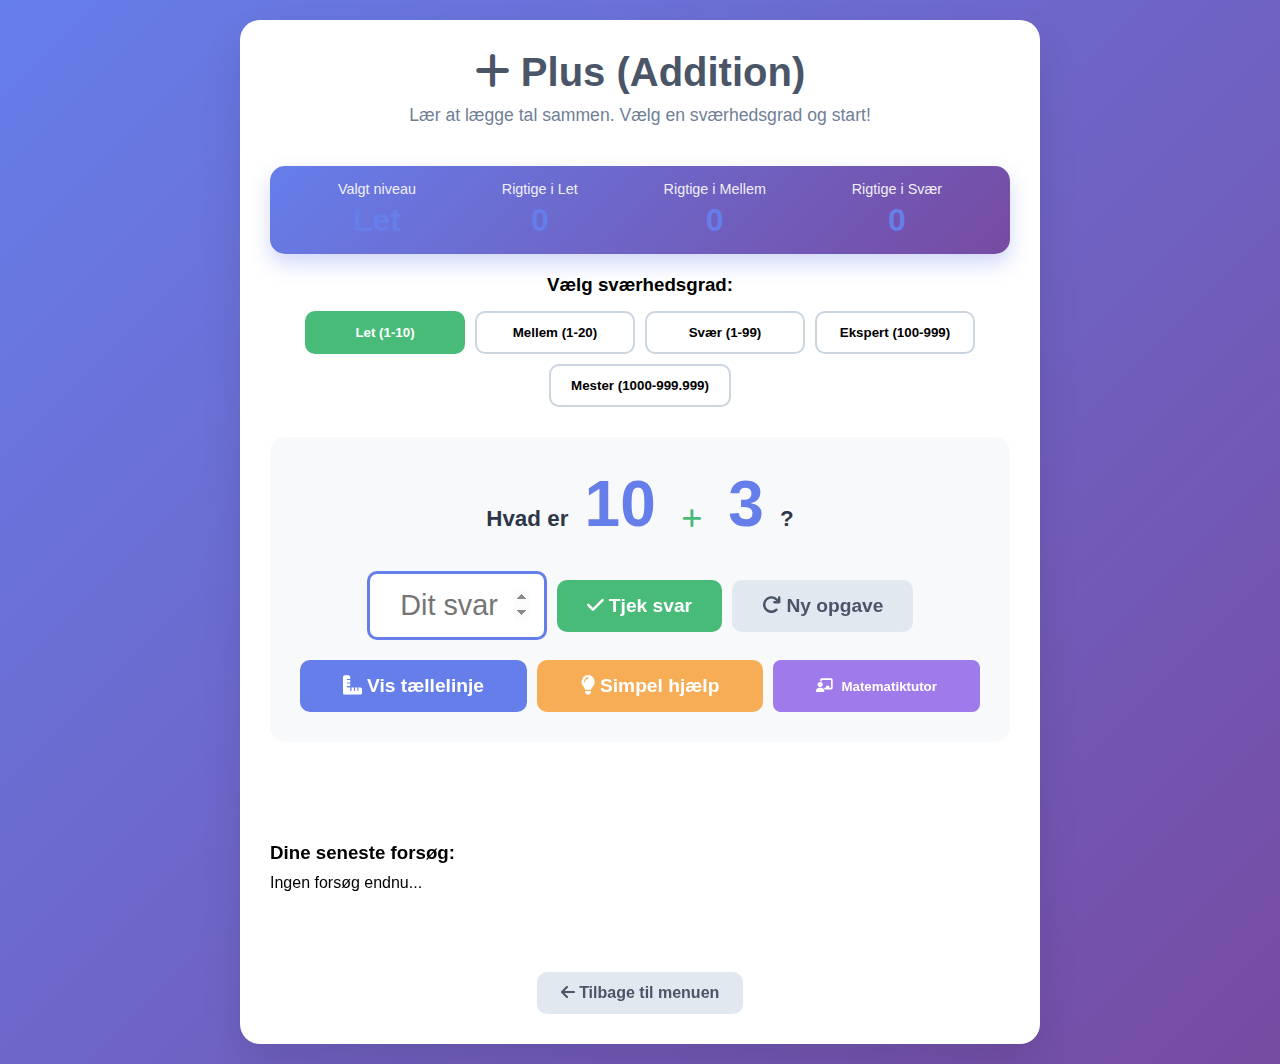
<file: pages/plus.html>
<!DOCTYPE html>
<html lang="da">
<head>
  <meta charset="UTF-8">
  <meta name="viewport" content="width=device-width, initial-scale=1.0">
  <title>Plus - Sjov Matematik</title>
  <link rel="stylesheet" href="../css/style.css">
  <link rel="stylesheet" href="https://cdnjs.cloudflare.com/ajax/libs/font-awesome/6.4.0/css/all.min.css">
  <style>
    /* NIVEAU KNAPPER */
    .level-buttons {
      display: flex;
      gap: 10px;
      justify-content: center;
      margin-top: 15px;
      flex-wrap: wrap;
    }
    
    .level-btn {
      padding: 12px 20px;
      border: 2px solid #cbd5e0;
      background: white;
      border-radius: 10px;
      cursor: pointer;
      font-weight: 600;
      transition: all 0.3s;
      min-width: 160px;
    }
    
    .level-btn:hover {
      border-color: #48bb78;
      background: #f0fff4;
    }
    
    .level-btn.active {
      background: #48bb78;
      color: white;
      border-color: #48bb78;
    }
    
    /* TÆLLELINJE STYLES */
    .tallelinje-container {
      margin-top: 30px;
      display: none;
    }
    
    .tallelinje-wrapper {
      background: white;
      border: 2px solid #667eea;
      border-radius: 10px;
      padding: 25px;
      overflow-x: auto;
      box-shadow: 0 10px 20px rgba(0,0,0,0.05);
    }
    
    .tallelinje-ramme {
      position: relative;
      height: 170px;
      min-width: 600px;
      margin: 20px 0;
      padding: 10px 0;
    }
    
    .tallelinje-linje {
      position: absolute;
      top: 70px;
      left: 0;
      right: 0;
      height: 4px;
      background: #4a5568;
      z-index: 1;
    }
    
    .tallelinje-markering {
      position: absolute;
      transform: translateX(-50%);
      z-index: 2;
    }
    
    .tallelinje-tal {
      position: absolute;
      transform: translateX(-50%);
      font-weight: bold;
      z-index: 3;
    }
    
    .tallelinje-start {
      position: absolute;
      transform: translateX(-50%);
      z-index: 4;
    }
    
    .tallelinje-start-cirkel {
      background: #48bb78;
      color: white;
      width: 45px;
      height: 45px;
      display: flex;
      align-items: center;
      justify-content: center;
      border-radius: 50%;
      font-weight: bold;
      font-size: 16px;
      box-shadow: 0 4px 8px rgba(72, 187, 120, 0.3);
      margin: 0 auto;
    }
    
    .tallelinje-slut {
      position: absolute;
      transform: translateX(-50%);
      z-index: 4;
    }
    
    .tallelinje-slut-cirkel {
      background: #4299e1;
      color: white;
      width: 45px;
      height: 45px;
      display: flex;
      align-items: center;
      justify-content: center;
      border-radius: 50%;
      font-weight: bold;
      font-size: 16px;
      box-shadow: 0 4px 8px rgba(66, 153, 225, 0.3);
      margin: 0 auto;
    }
    
    .tallelinje-knapper {
      display: flex;
      gap: 15px;
      justify-content: center;
      margin-top: 20px;
      flex-wrap: wrap;
    }
    
    /* ANIMATION */
    .animation-prik {
      position: absolute;
      border-radius: 50%;
      transform: translate(-50%, -50%);
      z-index: 3;
      box-shadow: 0 2px 4px rgba(0,0,0,0.2);
      transition: all 0.5s ease;
    }
    
    /* NY KOLONNEADDITION DESIGN - SIMPLERE OG TYDELIGERE */
    .kolonne-help-container {
      background: white;
      border: 2px solid #e2e8f0;
      border-radius: 15px;
      padding: 25px;
      margin: 20px 0;
      box-shadow: 0 5px 15px rgba(0,0,0,0.05);
    }
    
    .kolonne-title {
      color: #2d3748;
      font-size: 1.3rem;
      margin-bottom: 20px;
      text-align: center;
      font-weight: bold;
    }
    
    .kolonne-visual {
      display: flex;
      flex-direction: column;
      align-items: flex-end;
      gap: 10px;
      font-family: 'Courier New', monospace;
      font-size: 1.4rem;
      margin: 0 auto;
      max-width: 700px;
      padding: 15px;
      background: #f8fafc;
      border-radius: 8px;
    }
    
    .kolonne-row {
      display: flex;
      align-items: center;
      gap: 10px;
    }
    
    .kolonne-digit {
      width: 45px;
      height: 45px;
      display: flex;
      align-items: center;
      justify-content: center;
      border: 1px solid #cbd5e0;
      border-radius: 5px;
      background: white;
    }
    
    .kolonne-digit.empty {
      background: #f7fafc;
      border: 1px dashed #cbd5e0;
    }
    
    .kolonne-digit.highlight {
      background: #bee3f8;
      border-color: #4299e1;
      font-weight: bold;
    }
    
    .kolonne-digit.carry {
      background: #fed7d7;
      border-color: #f56565;
      font-weight: bold;
      font-size: 0.9rem;
    }
    
    .kolonne-operator {
      color: #48bb78;
      font-weight: bold;
      margin-right: 10px;
      width: 45px;
      text-align: center;
    }
    
    .kolonne-line {
      border-top: 2px solid #4a5568;
      margin: 10px 0;
      width: 100%;
    }
    
    .step-explanation {
      background: #f0fff4;
      padding: 15px;
      border-radius: 8px;
      margin-top: 10px;
      border-left: 4px solid #48bb78;
    }
    
    .step-title {
      color: #2d3748;
      font-weight: bold;
      margin-bottom: 8px;
    }
    
    .step-content {
      color: #4a5568;
      line-height: 1.5;
    }
    
    .hjaelp-container {
      max-height: 600px;
      overflow-y: auto;
      margin-top: 20px;
    }
    
    .close-hjaelp-btn {
      background: #f56565;
      color: white;
      border: none;
      padding: 8px 16px;
      border-radius: 5px;
      cursor: pointer;
      margin-top: 15px;
      font-weight: bold;
    }
    
    .close-hjaelp-btn:hover {
      background: #e53e3e;
    }
    
    .step-number {
      display: inline-block;
      background: #48bb78;
      color: white;
      width: 24px;
      height: 24px;
      border-radius: 50%;
      text-align: center;
      line-height: 24px;
      margin-right: 8px;
      font-weight: bold;
    }
    
    /* TUTOR KNAP */
    .tutor-btn {
      background: #9f7aea;
      color: white;
      border: none;
      padding: 12px 20px;
      border-radius: 8px;
      cursor: pointer;
      font-weight: bold;
      display: flex;
      align-items: center;
      justify-content: center;
      gap: 8px;
      transition: all 0.3s;
      min-width: 150px;
    }
    
    .tutor-btn:hover {
      background: #805ad5;
      transform: translateY(-2px);
    }
    
    /* RESPONSIVITET */
    @media (max-width: 768px) {
      .tallelinje-ramme {
        min-width: 300px;
        height: 200px;
      }
      
      .tallelinje-tal {
        font-size: 12px;
      }
      
      .level-buttons {
        flex-direction: column;
        align-items: center;
      }
      
      .level-btn {
        width: 100%;
        max-width: 250px;
      }
      
      .tallelinje-knapper {
        flex-direction: column;
        align-items: center;
      }
      
      .tallelinje-knapper button {
        width: 90%;
        margin-bottom: 10px;
      }
      
      .input-group {
        flex-direction: column;
        align-items: center;
      }
      
      .input-group input,
      .input-group button {
        width: 90%;
        max-width: 250px;
        margin-bottom: 10px;
      }
      
      .kolonne-visual {
        font-size: 1.1rem;
        max-width: 95%;
        overflow-x: auto;
      }
      
      .kolonne-digit {
        width: 35px;
        height: 35px;
        min-width: 35px;
      }
      
      .kolonne-operator {
        width: 35px;
        min-width: 35px;
      }
      
      #hjaelpeKnapper {
        flex-direction: column;
        align-items: center;
      }
      
      #hjaelpeKnapper button {
        width: 100%;
        max-width: 250px;
      }
      
      .stats-bar {
        flex-direction: column;
        gap: 15px;
      }
      
      .stat-item {
        display: flex;
        justify-content: space-between;
        align-items: center;
      }
    }
    
    /* SIMPLIFICERET STATS BAR */
    .stats-bar {
      background: linear-gradient(135deg, #667eea 0%, #764ba2 100%);
      border-radius: 15px;
      padding: 15px 25px;
      margin: 20px 0;
      display: flex;
      justify-content: space-around;
      color: white;
      box-shadow: 0 10px 20px rgba(102, 126, 234, 0.3);
    }
    
    .stat-item {
      text-align: center;
    }
    
    .stat-label {
      font-size: 0.9rem;
      opacity: 0.9;
      margin-bottom: 5px;
    }
    
    .stat-value {
      font-size: 2rem;
      font-weight: bold;
    }
  </style>
</head>
<body>
  <div class="container">
    <header class="header">
      <h1><i class="fas fa-plus"></i> Plus (Addition)</h1>
      <p>Lær at lægge tal sammen. Vælg en sværhedsgrad og start!</p>
    </header>

    <!-- SIMPLIFICERET STATS BAR - KUN VALGT NIVEAU + ANTAL RIGTIGE I DET NIVEAU -->
    <div class="stats-bar">
      <div class="stat-item">
        <div class="stat-label">Valgt niveau</div>
        <div class="stat-value" id="currentDifficulty">Let</div>
      </div>
      <div class="stat-item">
        <div class="stat-label">Rigtige i Let</div>
        <div class="stat-value" id="correctLet">0</div>
      </div>
      <div class="stat-item">
        <div class="stat-label">Rigtige i Mellem</div>
        <div class="stat-value" id="correctMellem">0</div>
      </div>
      <div class="stat-item">
        <div class="stat-label">Rigtige i Svær</div>
        <div class="stat-value" id="correctSvaer">0</div>
      </div>
    </div>

    <main>
      <!-- SVÆRHEDSGRAD VÆLGER -->
      <div style="margin-bottom: 30px; text-align: center;">
        <h3>Vælg sværhedsgrad:</h3>
        <div class="level-buttons">
          <button class="level-btn active" data-difficulty="let">Let (1-10)</button>
          <button class="level-btn" data-difficulty="mellem">Mellem (1-20)</button>
          <button class="level-btn" data-difficulty="svaer">Svær (1-99)</button>
          <button class="level-btn" data-difficulty="ekspert">Ekspert (100-999)</button>
          <button class="level-btn" data-difficulty="mester">Mester (1000-999.999)</button>
        </div>
      </div>

      <!-- OPGAVE -->
      <div class="opgave-container">
        <div class="opgave-tekst" id="opgaveTekst">
          <!-- Opgaven vises her -->
        </div>
        
        <div class="input-group">
          <input type="number" id="svarInput" class="answer-input" placeholder="Dit svar" autofocus>
          <button onclick="tjekSvar()" class="button primary-btn">
            <i class="fas fa-check"></i> Tjek svar
          </button>
          <button onclick="nyOpgave()" class="button secondary-btn">
            <i class="fas fa-redo"></i> Ny opgave
          </button>
        </div>
        
        <!-- HJÆLPEKNAPPER -->
        <div id="hjaelpeKnapper" style="margin-top: 20px; display: flex; gap: 10px; flex-wrap: wrap; justify-content: center;">
          <!-- Knapper vises dynamisk baseret på sværhedsgrad -->
        </div>
      </div>
      
      <!-- TÆLLELINJE - Vises kun i Let og Mellem -->
      <div id="tallelinjeContainer" class="tallelinje-container">
        <h3>Tællelinje - Visualiser regnestykket:</h3>
        <div class="tallelinje-wrapper">
          <div id="tallelinje" class="tallelinje-ramme">
            <!-- Tællelinjen tegnes her med JavaScript -->
          </div>
          <div class="tallelinje-knapper">
            <!-- Knapper vises dynamisk baseret på sværhedsgrad -->
          </div>
        </div>
      </div>
      
      <!-- HJÆLP VISNING (Kolonnehjælp) -->
      <div id="hjaelpContainer" class="kolonne-help-container" style="display: none;">
        <!-- Kolonnehjælp vises her dynamisk -->
      </div>
      
      <!-- FEEDBACK (kun for svar-check) -->
      <div id="feedback" class="feedback"></div>
      
      <!-- FORSØG LISTE -->
      <div id="attemptsList" style="margin-top: 30px;">
        <h3>Dine seneste forsøg:</h3>
        <div id="attemptsContainer" style="margin-top: 10px;"></div>
      </div>
      
      <!-- TILBAGE -->
      <div style="text-align: center; margin-top: 40px;">
        <a href="../index.html" class="back-link">
          <i class="fas fa-arrow-left"></i> Tilbage til menuen
        </a>
      </div>
    </main>
  </div>

  <script>
    // PLUS SPECIFIK KODE
    let currentDifficulty = "let"; // "let", "mellem", "svaer", "ekspert", "mester"
    let currentTal1, currentTal2, correctAnswer;
    let streak = 0;
    let attempts = [];
    let animationActive = false;
    let animationTimeout;
    let animationSpeed = 800;

    // DATA FOR HVER SVÆRHEDSGRAD
    let difficultyData = {
      let: { correctCount: 0, streak: 0 },
      mellem: { correctCount: 0, streak: 0 },
      svaer: { correctCount: 0, streak: 0 },
      ekspert: { correctCount: 0, streak: 0 },
      mester: { correctCount: 0, streak: 0 }
    };

    // FORMAT NUMBER WITH THOUSAND SEPARATORS
    function formatNumber(num) {
      return num.toString().replace(/\B(?=(\d{3})+(?!\d))/g, ".");
    }

    // HJÆLPEFUNKTION TIL PLADSBETEGNELSER
    function getPlaceName(position) {
      const placeNames = [
        "1'ere",
        "10'ere", 
        "100'ere",
        "1000'ere",
        "10.000'ere",
        "100.000'ere",
        "1.000.000'ere"
      ];
      
      return position < placeNames.length ? placeNames[position] : `${Math.pow(10, position)}'ere`;
    }

    // NÅR SIDEN INDLÆSES
    document.addEventListener('DOMContentLoaded', function() {
      // LÆS BRUGERDATA FRA LOCALSTORAGE
      loadUserData();
      
      // OPDATER VISNING
      opdaterBrugerinfo();
      setupDifficultyButtons();
      genererOpgave();
      opdaterHjaelpeKnapper();
      
      // ENTER-TASTEN
      document.getElementById('svarInput').addEventListener('keypress', function(e) {
        if (e.key === 'Enter') tjekSvar();
      });
    });

    // INDLÆS BRUGERDATA
    function loadUserData() {
      try {
        const savedData = localStorage.getItem('plusData');
        if (savedData) {
          const data = JSON.parse(savedData);
          difficultyData = data.difficultyData || difficultyData;
          streak = data.streak || 0;
          currentDifficulty = data.currentDifficulty || "let";
          attempts = data.attempts || [];
        }
      } catch (e) {
        console.log("Ingen tidligere data fundet");
      }
    }

    // GEM BRUGERDATA
    function saveUserData() {
      const data = {
        difficultyData: difficultyData,
        streak: streak,
        currentDifficulty: currentDifficulty,
        attempts: attempts.slice(0, 10) // Gem kun de sidste 10 forsøg
      };
      localStorage.setItem('plusData', JSON.stringify(data));
    }

    // OPDATER BRUGERINFO VISNING
    function opdaterBrugerinfo() {
      // Vis valgt sværhedsgrad
      const difficultyNames = {
        let: "Let",
        mellem: "Mellem",
        svaer: "Svær",
        ekspert: "Ekspert",
        mester: "Mester"
      };
      
      document.getElementById('currentDifficulty').textContent = difficultyNames[currentDifficulty];
      
      // Vis antal rigtige for hver sværhedsgrad
      document.getElementById('correctLet').textContent = difficultyData.let.correctCount;
      document.getElementById('correctMellem').textContent = difficultyData.mellem.correctCount;
      document.getElementById('correctSvaer').textContent = difficultyData.svaer.correctCount;
    }

    // SETUP SVÆRHEDSGRAD KNAPPER
    function setupDifficultyButtons() {
      const buttons = document.querySelectorAll('.level-btn');
      buttons.forEach(btn => {
        // Sæt aktiv knap baseret på gemt data
        if (btn.dataset.difficulty === currentDifficulty) {
          btn.classList.add('active');
        }
        
        btn.addEventListener('click', function() {
          // Fjern active fra alle
          buttons.forEach(b => b.classList.remove('active'));
          // Tilføj active til klikket
          this.classList.add('active');
          // Opdater sværhedsgrad
          currentDifficulty = this.dataset.difficulty;
          genererOpgave();
          opdaterHjaelpeKnapper();
          opdaterBrugerinfo();
          // Skjul tællelinje og hjælp når sværhedsgrad ændres
          document.getElementById('tallelinjeContainer').style.display = 'none';
          document.getElementById('hjaelpContainer').style.display = 'none';
          
          // Gem valgt sværhedsgrad
          saveUserData();
        });
      });
    }

    // OPDATER HJÆLPEKNAPPER BASERET PÅ SVÆRHEDSGRAD
    function opdaterHjaelpeKnapper() {
      const knapContainer = document.getElementById('hjaelpeKnapper');
      
      if (currentDifficulty === "let" || currentDifficulty === "mellem") {
        // Let og Mellem har tællelinje og simpel hjælp
        knapContainer.innerHTML = `
          <button onclick="visTallelinje()" class="button" style="background: #667eea; color: white; flex: 1; min-width: 150px;">
            <i class="fas fa-ruler-combined"></i> Vis tællelinje
          </button>
          <button onclick="visSimpelHjaelp()" class="button" style="background: #f6ad55; color: white; flex: 1; min-width: 150px;">
            <i class="fas fa-lightbulb"></i> Simpel hjælp
          </button>
          <button onclick="visMatematiktutor()" class="tutor-btn" style="flex: 1; min-width: 150px;">
            <i class="fas fa-chalkboard-teacher"></i> Matematiktutor
          </button>
        `;
        knapContainer.style.display = 'flex';
      } else if (currentDifficulty === "svaer") {
        // Svær har begge muligheder
        knapContainer.innerHTML = `
          <button onclick="visSimpelHjaelp()" class="button" style="background: #f6ad55; color: white; flex: 1; min-width: 150px;">
            <i class="fas fa-lightbulb"></i> Simpel hjælp
          </button>
          <button onclick="visKolonneHjaelp()" class="button" style="background: #90cdf4; color: white; flex: 1; min-width: 150px;">
            <i class="fas fa-calculator"></i> Kolonnehjælp
          </button>
          <button onclick="visMatematiktutor()" class="tutor-btn" style="flex: 1; min-width: 150px;">
            <i class="fas fa-chalkboard-teacher"></i> Matematiktutor
          </button>
        `;
        knapContainer.style.display = 'flex';
      } else {
        // Ekspert og Mester har kun kolonnehjælp
        knapContainer.innerHTML = `
          <button onclick="visKolonneHjaelp()" class="button" style="background: #90cdf4; color: white; flex: 1; min-width: 200px;">
            <i class="fas fa-calculator"></i> Kolonnehjælp
          </button>
          <button onclick="visMatematiktutor()" class="tutor-btn" style="flex: 1; min-width: 200px;">
            <i class="fas fa-chalkboard-teacher"></i> Matematiktutor
          </button>
        `;
        knapContainer.style.display = 'flex';
      }
    }

    // GENERER NY PLUS OPGAVE (INGEN 0-TAL)
    function genererOpgave() {
      switch(currentDifficulty) {
        case "let": 
          // Let: Tal 1-10 (ingen 0)
          currentTal1 = Math.floor(Math.random() * 10) + 1; // 1-10
          currentTal2 = Math.floor(Math.random() * 10) + 1;
          break;
        case "mellem": 
          // Mellem: Tal 1-20 (ingen 0)
          currentTal1 = Math.floor(Math.random() * 20) + 1; // 1-20
          currentTal2 = Math.floor(Math.random() * 20) + 1;
          break;
        case "svaer": 
          // Svær: Tal 1-99 (ingen 0)
          currentTal1 = Math.floor(Math.random() * 99) + 1; // 1-99
          currentTal2 = Math.floor(Math.random() * 99) + 1;
          break;
        case "ekspert":
          // Ekspert: Tal 100-999
          currentTal1 = Math.floor(Math.random() * 900) + 100; // 100-999
          currentTal2 = Math.floor(Math.random() * 900) + 100;
          break;
        case "mester":
          // Mester: Tal 1000-999.999
          currentTal1 = Math.floor(Math.random() * 999000) + 1000; // 1000-999.999
          currentTal2 = Math.floor(Math.random() * 999000) + 1000;
          break;
        default: 
          currentTal1 = Math.floor(Math.random() * 10) + 1;
          currentTal2 = Math.floor(Math.random() * 10) + 1;
      }
      
      correctAnswer = currentTal1 + currentTal2;
      
      // VIS OPGAVEN
      const opgaveTekst = document.getElementById('opgaveTekst');
      
      opgaveTekst.innerHTML = `
        <div style="font-size: 1.4rem; margin-bottom: 10px;">
          Hvad er <span class="regnearter">${formatNumber(currentTal1)}</span> 
          <i class="fas fa-plus" style="color: #48bb78; margin: 0 10px;"></i> 
          <span class="regnearter">${formatNumber(currentTal2)}</span> 
          ?
        </div>
        ${currentDifficulty === "svaer" || currentDifficulty === "ekspert" || currentDifficulty === "mester" ? 
          '<div style="font-size: 0.9rem; color: #718096; background: #f7fafc; padding: 8px; border-radius: 5px; margin-top: 5px;">💡 Tip: For større tal kan du bruge kolonneaddition</div>' : ''}
      `;
      
      // Nulstil input
      document.getElementById('svarInput').value = '';
      document.getElementById('svarInput').focus();
      
      // Skjul tællelinje og hjælp
      document.getElementById('tallelinjeContainer').style.display = 'none';
      document.getElementById('hjaelpContainer').style.display = 'none';
    }

    // SIMPEL HJÆLP (kun for let, mellem, svær)
    function visSimpelHjaelp() {
      const hjælpContainer = document.getElementById('hjaelpContainer');
      
      const storsteTal = Math.max(currentTal1, currentTal2);
      const mindsteTal = Math.min(currentTal1, currentTal2);
      
      const hjælpHTML = `
        <div class="kolonne-title">
          <i class="fas fa-lightbulb"></i> Simpel løsningsstrategi
        </div>
        
        <div class="step-explanation">
          <div class="step-title"><span class="step-number">1</span> Find det største tal</div>
          <div class="step-content">
            Vi finder det største tal for at gøre det nemmere at tælle:<br>
            <strong>${formatNumber(currentTal1)}</strong> vs <strong>${formatNumber(currentTal2)}</strong>
            → Størst er <span style="color: #48bb78; font-weight: bold;">${formatNumber(storsteTal)}</span>
          </div>
        </div>
        
        <div class="step-explanation" style="background: #ebf8ff; border-left-color: #4299e1;">
          <div class="step-title"><span class="step-number">2</span> Start med at tælle fra det største tal</div>
          <div class="step-content">
            Start ved: <span style="color: #48bb78; font-weight: bold;">${formatNumber(storsteTal)}</span>
          </div>
        </div>
        
        <div class="step-explanation" style="background: #fff5f5; border-left-color: #f56565;">
          <div class="step-title"><span class="step-number">3</span> Læg det mindste tal til</div>
          <div class="step-content">
            Tæl <span style="color: #f56565; font-weight: bold;">${formatNumber(mindsteTal)}</span> tal videre<br>
            ${mindsteTal <= 10 ? 'Du kan bruge fingrene til at tælle!' : 'Brug kolonneaddition for større tal'}
          </div>
        </div>
        
        <div style="text-align: center; margin-top: 20px;">
          <button onclick="skjulHjaelp()" class="close-hjaelp-btn">
            <i class="fas fa-times"></i> Luk hjælp
          </button>
        </div>
      `;
      
      hjælpContainer.innerHTML = hjælpHTML;
      hjælpContainer.style.display = 'block';
      
      // Rul til hjælpen
      hjælpContainer.scrollIntoView({ behavior: 'smooth' });
    }

    // KOLONNEADDITION HJÆLP (for svær, ekspert, mester)
    function visKolonneHjaelp() {
      const hjælpContainer = document.getElementById('hjaelpContainer');
      
      // Konverter tal til arrays af cifre (enere først)
      const digits1 = currentTal1.toString().split('').map(Number).reverse();
      const digits2 = currentTal2.toString().split('').map(Number).reverse();
      
      // Find længden af det længste tal
      const maxLength = Math.max(digits1.length, digits2.length);
      
      // Beregn kolonneaddition
      let carry = 0;
      let resultDigits = [];
      let stepDetails = [];
      
      for (let i = 0; i < maxLength; i++) {
        const d1 = digits1[i] || 0;
        const d2 = digits2[i] || 0;
        const sum = d1 + d2 + carry;
        
        const resultDigit = sum % 10;
        const newCarry = Math.floor(sum / 10);
        
        resultDigits.unshift(resultDigit);
        stepDetails.push({
          position: i,
          digit1: d1,
          digit2: d2,
          carry: carry,
          sum: sum,
          resultDigit: resultDigit,
          newCarry: newCarry
        });
        
        carry = newCarry;
      }
      
      // Hvis der er carry til sidst
      if (carry > 0) {
        resultDigits.unshift(carry);
        stepDetails.push({
          position: maxLength,
          digit1: 0,
          digit2: 0,
          carry: carry,
          sum: carry,
          resultDigit: carry,
          newCarry: 0,
          isFinalCarry: true
        });
      }
      
      // Byg den visuelle kolonne - UDEN LEDENDE NULLER
      let kolonneHTML = '';
      
      // Vis talene uden ledende nuller
      const num1Str = currentTal1.toString();
      const num2Str = currentTal2.toString();
      const resultLength = Math.max(num1Str.length, num2Str.length, resultDigits.length);
      
      // Tilføj mellemrum foran for at få dem til at stå korrekt
      const paddedNum1 = num1Str.padStart(resultLength, ' ');
      const paddedNum2 = num2Str.padStart(resultLength, ' ');
      
      kolonneHTML += `
        <div class="kolonne-title">
          <i class="fas fa-calculator"></i> Kolonneaddition - Trin for trin
        </div>
        
        <div class="kolonne-visual">
          <!-- Første tal -->
          <div class="kolonne-row">
            <span style="color: #718096; margin-right: 10px; width: 45px;">&nbsp;</span>
            ${Array.from(paddedNum1).map((digit, i) => 
              digit === ' ' 
                ? `<div class="kolonne-digit" style="visibility: hidden;">0</div>`
                : `<div class="kolonne-digit">${digit}</div>`
            ).join('')}
          </div>
          
          <!-- Andet tal med plus -->
          <div class="kolonne-row">
            <span class="kolonne-operator">+</span>
            ${Array.from(paddedNum2).map((digit, i) => 
              digit === ' ' 
                ? `<div class="kolonne-digit" style="visibility: hidden;">0</div>`
                : `<div class="kolonne-digit">${digit}</div>`
            ).join('')}
          </div>
          
          <!-- Linje -->
          <div class="kolonne-line"></div>
          
          <!-- Tomme kasser til resultatet -->
          <div class="kolonne-row">
            <span style="color: #718096; margin-right: 10px; width: 45px;">&nbsp;</span>
            ${Array.from({length: resultLength}, (_, i) => 
              `<div class="kolonne-digit empty"></div>`
            ).join('')}
          </div>
        </div>
      `;
      
      // Trin-for-trin forklaring
      let stepsHTML = '<div style="margin-top: 25px;">';
      stepsHTML += '<div class="step-title" style="font-size: 1.1rem; margin-bottom: 15px;">📝 Sådan gør du:</div>';
      
      // Sorter stepDetails så de kommer i rigtig rækkefølge (1'ere først)
      const sortedStepDetails = [...stepDetails].sort((a, b) => a.position - b.position);
      
      sortedStepDetails.forEach((step, index) => {
        const placeName = getPlaceName(step.position);
        
        if (step.isFinalCarry) {
          const finalPlaceName = getPlaceName(step.position);
          stepsHTML += `
            <div class="step-explanation" style="background: #fffaf0; border-left-color: #f6ad55; margin-bottom: 10px;">
              <div class="step-title"><span class="step-number">${index + 1}</span> Sidste overførsel</div>
              <div class="step-content">
                Vi har stadig ${step.carry} tilbage at overføre<br>
                → Skriv ${step.carry} foran resultatet (i ${finalPlaceName})
              </div>
            </div>
          `;
        } else {
          // Formater beregningen pænt
          let beregning = `${step.digit1} + ${step.digit2}`;
          if (step.carry > 0) {
            beregning += ` + ${step.carry} (overført)`;
          }
          beregning += ` = ${step.sum}`;
          
          // Forklaring på resultatciffer og overførsel
          let forklaring = `→ Skriv ${step.resultDigit} i resultatet (i ${placeName})`;
          if (step.newCarry > 0) {
            const nextPlaceName = getPlaceName(step.position + 1);
            forklaring += `<br>→ Overfør ${step.newCarry} til ${nextPlaceName}`;
          }
          
          stepsHTML += `
            <div class="step-explanation" style="margin-bottom: 10px;">
              <div class="step-title"><span class="step-number">${index + 1}</span> ${placeName}</div>
              <div class="step-content">
                ${beregning}<br>
                ${forklaring}
              </div>
            </div>
          `;
        }
      });
      
      stepsHTML += '</div>';
      
      // Samlet hjælp
      const hjælpHTML = `
        ${kolonneHTML}
        ${stepsHTML}
        
        <div style="text-align: center; margin-top: 20px;">
          <button onclick="skjulHjaelp()" class="close-hjaelp-btn">
            <i class="fas fa-times"></i> Luk hjælp
          </button>
        </div>
      `;
      
      hjælpContainer.innerHTML = hjælpHTML;
      hjælpContainer.style.display = 'block';
      
      // Rul til hjælpen
      hjælpContainer.scrollIntoView({ behavior: 'smooth' });
    }

    // SKJUL HJÆLP
    function skjulHjaelp() {
      document.getElementById('hjaelpContainer').style.display = 'none';
    }

    // TJEK SVAR
    function tjekSvar() {
      const svarInput = document.getElementById('svarInput');
      const brugerSvar = parseFloat(svarInput.value.replace(',', '.'));
      
      if (isNaN(brugerSvar)) {
        showFeedback('Skriv venligst et tal før du tjekker svar', false);
        return;
      }
      
      const tolerance = 0.01;
      const isCorrect = Math.abs(brugerSvar - correctAnswer) < tolerance;
      
      // Gem forsøg lokalt
      attempts.unshift({
        opgave: `${formatNumber(currentTal1)} + ${formatNumber(currentTal2)}`,
        svar: formatNumber(brugerSvar),
        korrekt: isCorrect,
        tid: new Date().toLocaleTimeString(),
        difficulty: currentDifficulty
      });
      
      if (attempts.length > 5) attempts.pop();
      visForsog();
      skjulHjaelp();
      
      if (isCorrect) {
        // Opdater streak for denne sværhedsgrad
        difficultyData[currentDifficulty].streak++;
        streak = difficultyData[currentDifficulty].streak;
        
        // Opdater antal rigtige for denne sværhedsgrad
        difficultyData[currentDifficulty].correctCount++;
        
        showFeedback(`✅ Fantastisk! ${formatNumber(currentTal1)} + ${formatNumber(currentTal2)} = ${formatNumber(correctAnswer)}`, true);
        
        // Gem data
        saveUserData();
        opdaterBrugerinfo();
        
        // Automatisk ny opgave
        setTimeout(() => {
          genererOpgave();
        }, 1500);
        
      } else {
        // Nulstil streak ved forkert svar
        difficultyData[currentDifficulty].streak = 0;
        streak = 0;
        
        showFeedback(`❌ ${formatNumber(brugerSvar)} er ikke rigtigt. Prøv igen!`, false);
        
        // Gem data
        saveUserData();
        opdaterBrugerinfo();
      }
    }

    // NY OPGAVE
    function nyOpgave() {
      genererOpgave();
      document.getElementById('feedback').textContent = '';
      document.getElementById('feedback').className = 'feedback';
      animationActive = false;
      clearTimeout(animationTimeout);
      skjulHjaelp();
    }

    // VIS FORSØG
    function visForsog() {
      const container = document.getElementById('attemptsContainer');
      if (!container) return;
      
      let html = '';
      attempts.forEach((attempt, index) => {
        const difficultyNames = {
          let: "Let",
          mellem: "Mellem",
          svaer: "Svær",
          ekspert: "Ekspert",
          mester: "Mester"
        };
        
        html += `
          <div style="padding: 10px; margin: 5px 0; background: ${attempt.korrekt ? '#c6f6d5' : '#fed7d7'}; border-radius: 5px; display: flex; justify-content: space-between; align-items: center;">
            <div>
              ${attempt.opgave} = ${attempt.svar} 
              ${attempt.korrekt ? '✅' : '❌'}
              <small style="color: #718096; margin-left: 10px;">${difficultyNames[attempt.difficulty]}</small>
            </div>
            <small style="color: #718096;">${attempt.tid}</small>
          </div>
        `;
      });
      
      container.innerHTML = html || '<p>Ingen forsøg endnu...</p>';
    }

    // TÆLLELINJE FUNKTIONER (kun for let og mellem)
    function visTallelinje() {
      if (currentDifficulty !== "let" && currentDifficulty !== "mellem") {
        showFeedback('Tællelinjen er kun tilgængelig i Let og Mellem', false);
        return;
      }
      document.getElementById('tallelinjeContainer').style.display = 'block';
      tegnTallelinje();
      opdaterTallelinjeKnapper();
      skjulHjaelp();
    }

    function skjulTallelinje() {
      document.getElementById('tallelinjeContainer').style.display = 'none';
      animationActive = false;
      clearTimeout(animationTimeout);
    }

    function opdaterTallelinjeKnapper() {
      const knapContainer = document.querySelector('.tallelinje-knapper');
      
      // Kun "Let" får animation
      if (currentDifficulty === "let") {
        knapContainer.innerHTML = `
          <button onclick="startAnimation()" class="button" style="background: #48bb78; color: white;">
            <i class="fas fa-play-circle"></i> Vis animation
          </button>
          <button onclick="skjulTallelinje()" class="close-hjaelp-btn">
            <i class="fas fa-times"></i> Skjul tællelinje
          </button>
        `;
      } else {
        knapContainer.innerHTML = `
          <button onclick="skjulTallelinje()" class="close-hjaelp-btn">
            <i class="fas fa-times"></i> Skjul tællelinje
          </button>
        `;
      }
    }

    function tegnTallelinje() {
      if (currentDifficulty !== "let" && currentDifficulty !== "mellem") return;
      
      const container = document.getElementById('tallelinje');
      const mindsteTal = Math.min(currentTal1, currentTal2);
      const storsteTal = Math.max(currentTal1, currentTal2);
      const startTal = storsteTal; // Start på det største tal
      const slutTal = correctAnswer;
      
      // ALTID vis alle tal fra mindste tal til resultat
      const start = mindsteTal;
      const slut = slutTal;
      
      let html = '';
      
      // Tegn hovedlinjen
      html += `<div class="tallelinje-linje"></div>`;
      
      // Tegn ALLE tal og markeringer
      for (let i = start; i <= slut; i++) {
        const position = ((i - start) / (slut - start)) * 100;
        
        // Tegn markering for hvert tal
        html += `
          <div class="tallelinje-markering" style="left: ${position}%; top: 60px;">
            <div style="width: 2px; height: 15px; background: #4a5568; margin: 0 auto;"></div>
          </div>
        `;
        
        // Vis ALLE tal - forskel mellem Let og Mellem
        if (currentDifficulty === "let") {
          const isOneOfOurNumbers = i === currentTal1 || i === currentTal2 || i === slutTal || i === startTal;
          const color = isOneOfOurNumbers ? '#f56565' : '#4a5568';
          const fontWeight = isOneOfOurNumbers ? 'bold' : 'normal';
          
          html += `
            <div class="tallelinje-tal" style="left: ${position}%; top: 90px; 
              font-size: 12px; 
              color: ${color};
              font-weight: ${fontWeight}">
              ${i}
            </div>
          `;
        } else {
          // Mellem: Kun vis alle tal uden farver eller tyk skrift
          html += `
            <div class="tallelinje-tal" style="left: ${position}%; top: 90px; 
              font-size: 12px; 
              color: #4a5568;
              font-weight: normal">
              ${i}
            </div>
          `;
        }
      }
      
      // KUN på "Let": Vis start og slut cirkler med farver
      if (currentDifficulty === "let") {
        const startPosition = ((startTal - start) / (slut - start)) * 100;
        const slutPosition = ((slutTal - start) / (slut - start)) * 100;
        
        html += `
          <div class="tallelinje-start" style="left: ${startPosition}%; top: 60px;">
            <div class="tallelinje-start-cirkel">
              ${startTal}
            </div>
            <div style="text-align: center; margin-top: 10px; font-size: 14px; color: #48bb78; font-weight: bold;">
              START
            </div>
          </div>
          <div class="tallelinje-slut" style="left: ${slutPosition}%; top: 60px;">
            <div class="tallelinje-slut-cirkel">
              ${slutTal}
            </div>
            <div style="text-align: center; margin-top: 10px; font-size: 14px; color: #4299e1; font-weight: bold;">
              SLUT
            </div>
          </div>
        `;
      }
      // Mellem: INGEN ekstra markeringer - kun tal på linjen
      
      container.innerHTML = html;
    }

    // ANIMATION FUNKTIONER (kun for Let)
    function startAnimation() {
      if (animationActive || currentDifficulty !== "let") return;
      
      const container = document.getElementById('tallelinje');
      const mindsteTal = Math.min(currentTal1, currentTal2);
      const storsteTal = Math.max(currentTal1, currentTal2);
      const startTal = storsteTal; // Start på det største tal
      const antalSkridt = Math.abs(correctAnswer - startTal);
      const slutTal = correctAnswer;
      
      const start = mindsteTal;
      const slut = slutTal;
      
      // Beregn positionerne for hvert heltal
      const positions = {};
      for (let i = start; i <= slut; i++) {
        positions[i] = ((i - start) / (slut - start)) * 100;
      }
      
      const startPosition = positions[startTal];
      const slutPosition = positions[slutTal];
      
      // Fjern evt. tidligere animation
      const oldPrik = document.querySelector('.animation-prik');
      if (oldPrik) oldPrik.remove();
      
      // Opret animation
      const prik = document.createElement('div');
      prik.className = 'animation-prik';
      prik.style.width = '25px';
      prik.style.height = '25px';
      prik.style.background = '#667eea';
      prik.style.left = `${startPosition}%`;
      prik.style.top = '60px';
      prik.innerHTML = `<div style="color: white; text-align: center; line-height: 25px; font-weight: bold;">${startTal}</div>`;
      
      container.appendChild(prik);
      
      // Start animation - spring fra heltal til heltal
      animationActive = true;
      animateStep(prik, 0, antalSkridt, positions, startTal);
    }

    function animateStep(prik, currentStep, totalSteps, positions, startNumber) {
      if (currentStep > totalSteps || !animationActive) {
        animationActive = false;
        return;
      }
      
      const currentNumber = startNumber + currentStep;
      const currentPosition = positions[currentNumber];
      
      // Flyt prikken til næste heltal
      if (currentPosition !== undefined) {
        prik.style.left = `${currentPosition}%`;
        prik.innerHTML = `<div style="color: white; text-align: center; line-height: 25px; font-weight: bold;">${currentNumber}</div>`;
      }
      
      // Næste trin
      currentStep++;
      animationTimeout = setTimeout(() => {
        animateStep(prik, currentStep, totalSteps, positions, startNumber);
      }, animationSpeed);
    }

    // VIS MATEMATIKTUTOR (YouTube video)
    function visMatematiktutor() {
      // Åben YouTube video i nyt vindue/tab
      const videoURL = "https://www.youtube.com/watch?v=AuX7nPBqDts"; // Eksempel video - kan ændres
      window.open(videoURL, '_blank');
    }

    // VIS FEEDBACK
    function showFeedback(message, isSuccess) {
      const feedback = document.getElementById('feedback');
      feedback.innerHTML = message;
      feedback.className = isSuccess ? 'feedback success' : 'feedback error';
      feedback.style.display = 'block';
      
      if (!isSuccess) {
        // Fejl-feedback forsvinder efter 3 sekunder
        setTimeout(() => {
          feedback.style.display = 'none';
        }, 3000);
      }
    }

    // INITIALISER
    visForsog();
  </script>
</body>
</html>
</file>
<file: css/style.css>
/* GRUNDLÆGGENDE STYLES */
* {
  margin: 0;
  padding: 0;
  box-sizing: border-box;
}

body {
  font-family: 'Segoe UI', Tahoma, Geneva, Verdana, sans-serif;
  background: linear-gradient(135deg, #667eea 0%, #764ba2 100%);
  min-height: 100vh;
  padding: 20px;
}

.container {
  max-width: 800px;
  margin: 0 auto;
  background: white;
  border-radius: 20px;
  padding: 30px;
  box-shadow: 0 20px 40px rgba(0,0,0,0.1);
}

/* HEADER */
.header {
  text-align: center;
  margin-bottom: 40px;
}

.header h1 {
  color: #4a5568;
  font-size: 2.5rem;
  margin-bottom: 10px;
}

.header p {
  color: #718096;
  font-size: 1.1rem;
}

/* MENU (til index.html) */
.menu-grid {
  display: grid;
  grid-template-columns: repeat(auto-fit, minmax(200px, 1fr));
  gap: 20px;
  margin-top: 40px;
}

.menu-item {
  background: #f7fafc;
  border: 2px solid #e2e8f0;
  border-radius: 15px;
  padding: 30px 20px;
  text-align: center;
  text-decoration: none;
  color: #2d3748;
  transition: all 0.3s ease;
  display: flex;
  flex-direction: column;
  align-items: center;
  justify-content: center;
}

.menu-item:hover {
  transform: translateY(-5px);
  box-shadow: 0 10px 20px rgba(0,0,0,0.1);
  border-color: #667eea;
  background: white;
}

.menu-icon {
  font-size: 3rem;
  margin-bottom: 15px;
}

.menu-text {
  font-size: 1.3rem;
  font-weight: 600;
}

/* OPGAVE SEKTION */
.opgave-container {
  background: #f8f9fa;
  border-radius: 15px;
  padding: 30px;
  margin: 30px 0;
  text-align: center;
}

.opgave-tekst {
  font-size: 2.5rem;
  color: #2d3748;
  margin-bottom: 30px;
  font-weight: bold;
}

.regnearter {
  font-size: 4rem;
  color: #667eea;
  margin: 0 10px;
}

/* INPUT OG KNAPPER */
.input-group {
  display: flex;
  gap: 10px;
  justify-content: center;
  align-items: center;
  margin-bottom: 20px;
}

.answer-input {
  font-size: 1.8rem;
  padding: 15px;
  width: 180px;
  text-align: center;
  border: 3px solid #cbd5e0;
  border-radius: 10px;
  transition: border-color 0.3s;
}

.answer-input:focus {
  border-color: #667eea;
  outline: none;
}

.button {
  font-size: 1.2rem;
  padding: 15px 30px;
  border: none;
  border-radius: 10px;
  cursor: pointer;
  font-weight: 600;
  transition: all 0.3s ease;
}

.primary-btn {
  background: #48bb78;
  color: white;
}

.primary-btn:hover {
  background: #38a169;
  transform: scale(1.05);
}

.secondary-btn {
  background: #e2e8f0;
  color: #4a5568;
}

.secondary-btn:hover {
  background: #cbd5e0;
}

/* FEEDBACK */
.feedback {
  font-size: 1.4rem;
  padding: 20px;
  border-radius: 10px;
  margin-top: 20px;
  text-align: center;
  animation: fadeIn 0.5s;
}

.feedback.correct {
  background: #c6f6d5;
  color: #22543d;
  border: 2px solid #9ae6b4;
}

.feedback.incorrect {
  background: #fed7d7;
  color: #742a2a;
  border: 2px solid #fc8181;
}

.feedback.hjelp {
  background: #fed7d7;
  color: #742a2a;
  border: 2px solid #fc8181;
}

/* STATISTIK */
.stats-bar {
  display: flex;
  justify-content: space-between;
  background: #edf2f7;
  padding: 15px;
  border-radius: 10px;
  margin-top: 30px;
  font-size: 1.1rem;
}

.stat-item {
  text-align: center;
}

.stat-value {
  font-size: 1.5rem;
  font-weight: bold;
  color: #667eea;
}

/* TILBAGE KNAP */
.back-link {
  display: inline-block;
  margin-top: 40px;
  padding: 12px 24px;
  background: #e2e8f0;
  color: #4a5568;
  text-decoration: none;
  border-radius: 10px;
  font-weight: 600;
  transition: background 0.3s;
}

.back-link:hover {
  background: #cbd5e0;
}

/* ANIMATION */
@keyframes fadeIn {
  from { opacity: 0; transform: translateY(10px); }
  to { opacity: 1; transform: translateY(0); }
}

/* MOBILE */
@media (max-width: 768px) {
  .container {
    padding: 20px;
    margin: 10px;
  }
  
  .menu-grid {
    grid-template-columns: 1fr;
  }
  
  .opgave-tekst {
    font-size: 2rem;
  }
  
  .input-group {
    flex-direction: column;
  }
  
  .answer-input {
    width: 100%;
    max-width: 200px;
  }
}
</file>
